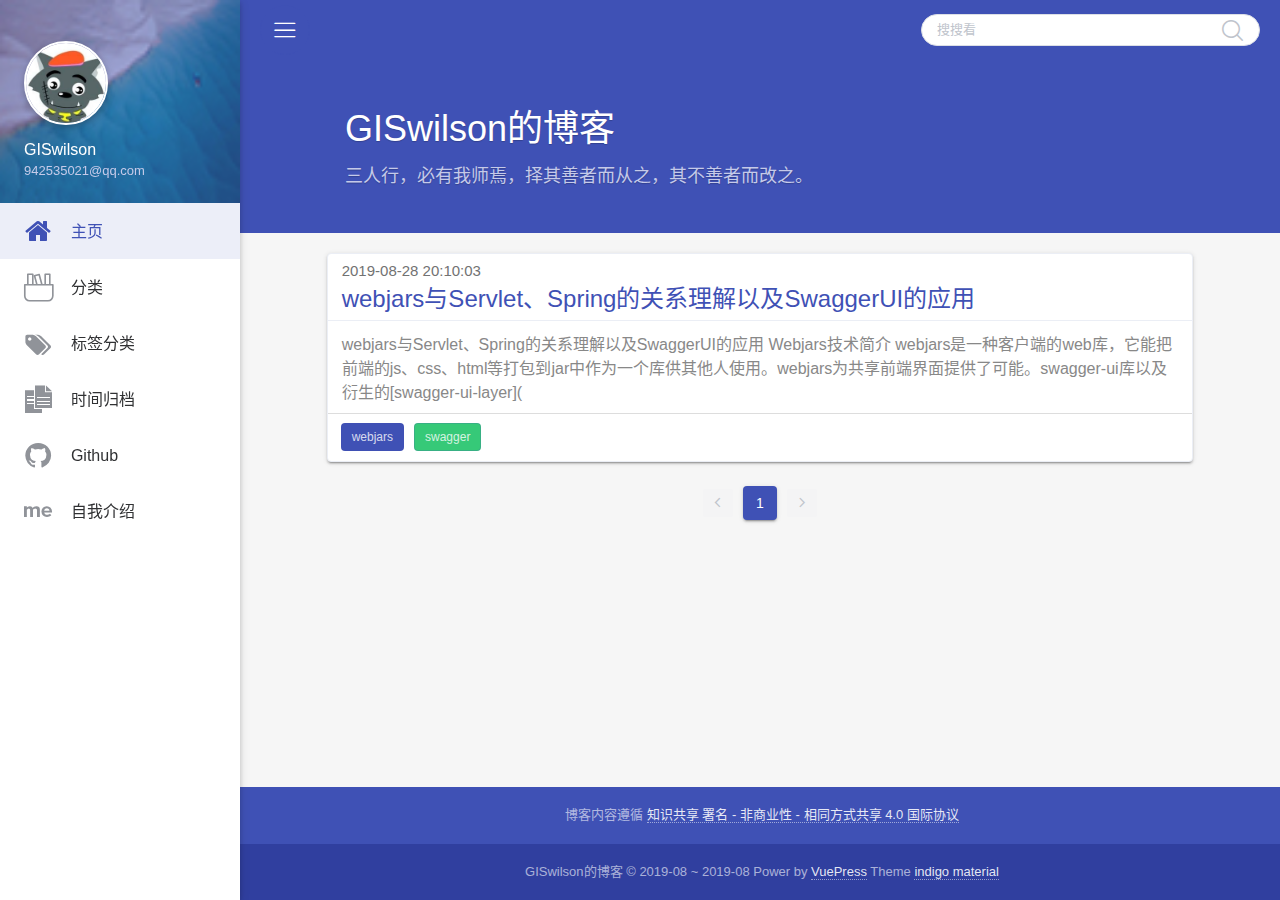
<file: index.html>
<!DOCTYPE html>
<html lang="zh-CN">
  <head>
    <meta charset="utf-8" />
    <meta
      name="viewport"
      content="width=device-width, initial-scale=1, maximum-scale=1, user-scalable=no, minimal-ui"
    />
    <title>GISwilson的博客</title>
    <meta name="description" content="三人行，必有我师焉，择其善者而从之，其不善者而改之。" />
    <meta property="og:type" content="website" />
    <meta property="og:title" content="GISwilson的博客" />
    <meta property="og:site_name" content="GISwilson的博客" />
    <meta property="og:locale" content="zh-CN" />
    <meta name="twitter:card" content="summary" />
    <meta name="twitter:title" content="GISwilson的博客" />
    <link rel="shortcut icon" href="/favicon.ico">
    
    <link rel="preload" href="/assets/css/0.styles.c9ef0142.css" as="style"><link rel="preload" href="/assets/js/app.f4d3bf40.js" as="script"><link rel="preload" href="/assets/js/1.62ea3552.js" as="script"><link rel="preload" href="/assets/js/16.832a5ba2.js" as="script"><link rel="preload" href="/assets/js/5.752db3cb.js" as="script"><link rel="preload" href="/assets/js/7.7b28dfab.js" as="script"><link rel="preload" href="/assets/js/11.682df5aa.js" as="script"><link rel="preload" href="/assets/js/14.666335a8.js" as="script"><link rel="preload" href="/assets/js/15.57ec230d.js" as="script"><link rel="preload" href="/assets/js/17.6d554f87.js" as="script"><link rel="prefetch" href="/assets/js/10.9e0ad50a.js"><link rel="prefetch" href="/assets/js/12.c0f6628d.js"><link rel="prefetch" href="/assets/js/13.92c6681b.js"><link rel="prefetch" href="/assets/js/18.7f2055c5.js"><link rel="prefetch" href="/assets/js/19.3f5398db.js"><link rel="prefetch" href="/assets/js/20.8da5bee8.js"><link rel="prefetch" href="/assets/js/21.bfd27a41.js"><link rel="prefetch" href="/assets/js/22.21f58001.js"><link rel="prefetch" href="/assets/js/23.4c36612b.js"><link rel="prefetch" href="/assets/js/24.da1f6bd1.js"><link rel="prefetch" href="/assets/js/4.3392a429.js"><link rel="prefetch" href="/assets/js/6.99571384.js"><link rel="prefetch" href="/assets/js/8.30dac192.js"><link rel="prefetch" href="/assets/js/9.f7cbb83d.js"><link rel="prefetch" href="/assets/js/search.c5a7ef03.js">
    <link rel="stylesheet" href="/assets/css/0.styles.c9ef0142.css">
  </head>
  <body>
    <div id="loader-wrapper" style="display: none;opacity:0">
      <div id="loader"></div>
      <div class="loader-section section-left"></div>
      <div class="loader-section section-right"></div>
    </div>
    <div id="app" data-server-rendered="true"><div style="height:100%;" data-v-11eab42a><section class="el-container main-container" data-v-11eab42a><aside class="el-aside menu" style="width:auto;" data-v-54c726a0 data-v-11eab42a><ul role="menubar" class="menu-wrap el-menu" style="background-color:;" data-v-54c726a0><li data-v-54c726a0><div class="brand-wrap" style="background-image:url(/brand.jpg);" data-v-54c726a0><div class="brand" data-v-54c726a0><a href="/" class="avatar waves-effect waves-circle waves-light router-link-exact-active router-link-active" data-v-54c726a0><img src="/avatar.jpg" data-v-54c726a0></a> <hgroup class="introduce" data-v-54c726a0><div class="nickname" data-v-54c726a0>GISwilson</div> <a title="942535021@qq.com" class="mail" data-v-54c726a0>942535021@qq.com</a></hgroup></div></div></li> <li role="menuitem" tabindex="-1" class="el-menu-item is-active" style="padding-left:20px;color:#3f51b5;background-color:;" data-v-54c726a0><i class="iconfont icon-home" data-v-54c726a0></i> <span class="item-title" data-v-54c726a0>主页</span></li> <li role="menuitem" tabindex="-1" class="el-menu-item" style="padding-left:20px;color:;background-color:;" data-v-54c726a0><i class="iconfont icon-ziyuan" data-v-54c726a0></i> <span class="item-title" data-v-54c726a0>分类</span></li> <li role="menuitem" tabindex="-1" class="el-menu-item" style="padding-left:20px;color:;background-color:;" data-v-54c726a0><i class="iconfont icon-biaoqian" data-v-54c726a0></i> <span class="item-title" data-v-54c726a0>标签分类</span></li> <li role="menuitem" tabindex="-1" class="el-menu-item" style="padding-left:20px;color:;background-color:;" data-v-54c726a0><i class="iconfont icon-wenzhang" data-v-54c726a0></i> <span class="item-title" data-v-54c726a0>时间归档</span></li> <li role="menuitem" tabindex="-1" class="el-menu-item" style="padding-left:20px;color:;background-color:;" data-v-54c726a0><i class="iconfont icon-github" data-v-54c726a0></i> <span class="item-title" data-v-54c726a0>Github</span></li> <li role="menuitem" tabindex="-1" class="el-menu-item" style="padding-left:20px;color:;background-color:;" data-v-54c726a0><i class="iconfont icon-aboutme" data-v-54c726a0></i> <span class="item-title" data-v-54c726a0>自我介绍</span></li></ul></aside> <section class="el-container container-warp" data-v-11eab42a><header id="topHeader" class="el-header top-header" style="height:60px;padding-left:260px;" data-v-ac4c1632 data-v-11eab42a><div class="header-warp el-row is-align-middle el-row--flex" data-v-ac4c1632><div class="el-col el-col-12 el-col-xs-7" data-v-ac4c1632><div class="el-row is-align-middle el-row--flex" data-v-ac4c1632><div class="el-col el-col-2" data-v-ac4c1632><button type="button" class="el-button el-button--primary is-circle" data-v-ac4c1632><!----><!----><span><i class="iconfont icon-caidan" data-v-ac4c1632></i></span></button></div></div></div> <div class="el-col el-col-20 el-col-xs-24" data-v-ac4c1632><div class="grid-content bg-purple-light" data-v-ac4c1632><div class="el-row is-justify-end is-align-middle el-row--flex" data-v-ac4c1632><div class="el-col el-col-13 el-col-xs-24 el-col-sm-21 el-col-md-17 el-col-lg-13" data-v-ac4c1632><div aria-haspopup="listbox" role="combobox" aria-owns="el-autocomplete-3536" class="el-autocomplete search-input" data-v-ac4c1632><div class="el-input el-input--small el-input--suffix"><!----><input type="text" autocomplete="off" valueKey="value" popperClass="search-popper" placeholder="搜搜看" fetchSuggestions="function () { [native code] }" debounce="300" placement="bottom-start" popperAppendToBody="true" value="" class="el-input__inner"><!----><span class="el-input__suffix"><span class="el-input__suffix-inner"><i class="el-input__icon el-icon-search search-ico" data-v-ac4c1632></i><!----></span><!----></span><!----></div><div role="region" class="el-autocomplete-suggestion el-popper search-popper" style="width:;display:none;"><div class="el-scrollbar"><div class="el-autocomplete-suggestion__wrap el-scrollbar__wrap el-scrollbar__wrap--hidden-default"><ul class="el-scrollbar__view el-autocomplete-suggestion__list"></ul></div><div class="el-scrollbar__bar is-horizontal"><div class="el-scrollbar__thumb" style="width:0;transform:translateX(0%);ms-transform:translateX(0%);webkit-transform:translateX(0%);"></div></div><div class="el-scrollbar__bar is-vertical"><div class="el-scrollbar__thumb" style="height:0;transform:translateY(0%);ms-transform:translateY(0%);webkit-transform:translateY(0%);"></div></div></div></div></div></div></div></div></div></div></header> <main class="el-main my-main" style="margin-left:240px;" data-v-4e86363c data-v-11eab42a><div class="content-header index-header" data-v-7c01b7a4 data-v-4e86363c><div class="container fade-scale in" data-v-7c01b7a4><h1 id="conentHeader" class="title" data-v-7c01b7a4>GISwilson的博客</h1> <h5 class="subtitle" data-v-7c01b7a4>三人行，必有我师焉，择其善者而从之，其不善者而改之。</h5></div></div> <div class="marginTop" data-v-2e282e48 data-v-4e86363c><div class="el-row is-justify-center is-align-middle el-row--flex" data-v-2e282e48><div class="post-card el-col el-col-20 el-col-xs-23 el-col-sm-23 el-col-md-23 el-col-lg-20" data-v-2e282e48><div class="el-card box-card is-always-shadow" data-v-2e282e48><div class="el-card__header"><div data-v-2e282e48><p class="post-title-time" data-v-2e282e48>2019-08-28 20:10:03</p> <a href="/posts/webjars%E4%B8%8EServlet%E3%80%81Spring%E7%9A%84%E5%85%B3%E7%B3%BB%E7%90%86%E8%A7%A3%E4%BB%A5%E5%8F%8ASwaggerUI%E7%9A%84%E5%BA%94%E7%94%A8.html" class="post-title-link" data-v-2e282e48>webjars与Servlet、Spring的关系理解以及SwaggerUI的应用</a></div></div><div class="el-card__body"> <div data-v-2e282e48><div data-v-2e282e48><div class="post-excerpt" data-v-2e282e48> webjars与Servlet、Spring的关系理解以及SwaggerUI的应用         Webjars技术简介    webjars是一种客户端的web库，它能把前端的js、css、html等打包到jar中作为一个库供其他人使用。webjars为共享前端界面提供了可能。swagger-ui库以及衍生的[swagger-ui-layer](<https://github.com/......</div></div> <div class="post-footer" data-v-2e282e48><span class="el-tag el-tag--medium is-hit" data-v-2e282e48>webjars</span><span class="el-tag el-tag--medium is-hit" data-v-2e282e48>swagger</span></div></div></div></div></div></div> <div class="pagination-wrap el-row is-justify-center is-align-middle el-row--flex" data-v-2e282e48><div class="el-col el-col-16 el-col-xs-24 el-col-sm-20 el-col-md-18 el-col-lg-16" data-v-2e282e48><div class="pagination el-pagination is-background" data-v-2e282e48><button type="button" disabled="disabled" class="btn-prev"><i class="el-icon el-icon-arrow-left"></i></button><ul class="el-pager"><li class="number active">1</li><!----><!----><!----></ul><button type="button" disabled="disabled" class="btn-next"><i class="el-icon el-icon-arrow-right"></i></button></div></div></div></div></main></section> <button type="button" class="el-button gotop-btn el-button--primary is-circle" data-v-1918517c data-v-11eab42a><!----><!----><span><i class="el-icon-arrow-up" data-v-1918517c></i></span></button></section> <footer class="el-footer container-footer" style="height:60px;" data-v-2c64a2ce data-v-11eab42a><div class="footer-warp el-row is-justify-center is-align-center el-row--flex footerMargin" data-v-2c64a2ce><div class="footer-top el-col el-col-24" data-v-2c64a2ce><p class="ellipsis" data-v-2c64a2ce><span data-v-2c64a2ce>
          博客内容遵循
          <a rel="license" href="https://creativecommons.org/licenses/by-nc-sa/4.0/deed.zh" data-v-2c64a2ce>知识共享 署名 - 非商业性 - 相同方式共享 4.0 国际协议</a></span></p></div> <div class="footer-bottom el-col el-col-24" data-v-2c64a2ce><p class="ellipsis" data-v-2c64a2ce><span data-v-2c64a2ce><span data-v-2c64a2ce>
            GISwilson的博客 © 2019-08 ~ 2019-08
          </span></span> <span data-v-2c64a2ce>
          Power by
          <a href="https://vuepress.vuejs.org/zh/" target="_blank" data-v-2c64a2ce>VuePress</a> Theme
          <a href="https://github.com/zhhlwd/vuepress-theme-indigo-material" target="_blank" data-v-2c64a2ce>indigo material</a></span></p></div></div></footer> <div class="overlay" data-v-11eab42a></div></div><div class="global-ui"></div></div>
    <script src="/assets/js/app.f4d3bf40.js" defer></script><script src="/assets/js/1.62ea3552.js" defer></script><script src="/assets/js/16.832a5ba2.js" defer></script><script src="/assets/js/5.752db3cb.js" defer></script><script src="/assets/js/7.7b28dfab.js" defer></script><script src="/assets/js/11.682df5aa.js" defer></script><script src="/assets/js/14.666335a8.js" defer></script><script src="/assets/js/15.57ec230d.js" defer></script><script src="/assets/js/17.6d554f87.js" defer></script>
  </body>
</html>
</file>
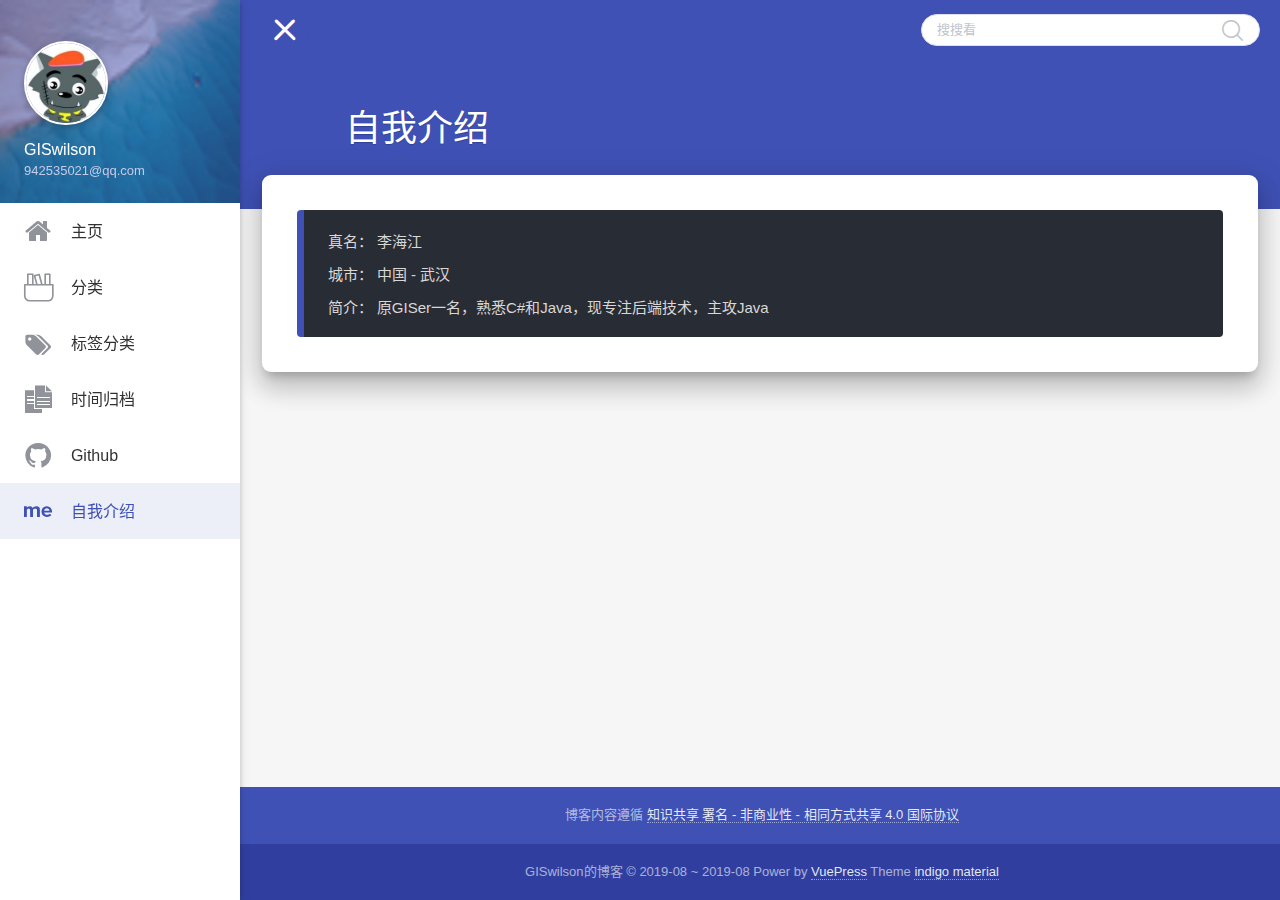
<file: about/index.html>
<!DOCTYPE html>
<html lang="zh-CN">
  <head>
    <meta charset="utf-8" />
    <meta
      name="viewport"
      content="width=device-width, initial-scale=1, maximum-scale=1, user-scalable=no, minimal-ui"
    />
    <title>GISwilson的博客</title>
    <meta name="description" content="三人行，必有我师焉，择其善者而从之，其不善者而改之。" />
    <meta property="og:type" content="website" />
    <meta property="og:title" content="GISwilson的博客" />
    <meta property="og:site_name" content="GISwilson的博客" />
    <meta property="og:locale" content="zh-CN" />
    <meta name="twitter:card" content="summary" />
    <meta name="twitter:title" content="GISwilson的博客" />
    <link rel="shortcut icon" href="/favicon.ico">
    
    <link rel="preload" href="/assets/css/0.styles.c9ef0142.css" as="style"><link rel="preload" href="/assets/js/app.f4d3bf40.js" as="script"><link rel="preload" href="/assets/js/1.62ea3552.js" as="script"><link rel="preload" href="/assets/js/16.832a5ba2.js" as="script"><link rel="preload" href="/assets/js/5.752db3cb.js" as="script"><link rel="preload" href="/assets/js/7.7b28dfab.js" as="script"><link rel="preload" href="/assets/js/11.682df5aa.js" as="script"><link rel="preload" href="/assets/js/12.c0f6628d.js" as="script"><link rel="preload" href="/assets/js/19.3f5398db.js" as="script"><link rel="preload" href="/assets/js/15.57ec230d.js" as="script"><link rel="preload" href="/assets/js/17.6d554f87.js" as="script"><link rel="prefetch" href="/assets/js/10.9e0ad50a.js"><link rel="prefetch" href="/assets/js/13.92c6681b.js"><link rel="prefetch" href="/assets/js/14.666335a8.js"><link rel="prefetch" href="/assets/js/18.7f2055c5.js"><link rel="prefetch" href="/assets/js/20.8da5bee8.js"><link rel="prefetch" href="/assets/js/21.bfd27a41.js"><link rel="prefetch" href="/assets/js/22.21f58001.js"><link rel="prefetch" href="/assets/js/23.4c36612b.js"><link rel="prefetch" href="/assets/js/24.da1f6bd1.js"><link rel="prefetch" href="/assets/js/4.3392a429.js"><link rel="prefetch" href="/assets/js/6.99571384.js"><link rel="prefetch" href="/assets/js/8.30dac192.js"><link rel="prefetch" href="/assets/js/9.f7cbb83d.js"><link rel="prefetch" href="/assets/js/search.c5a7ef03.js">
    <link rel="stylesheet" href="/assets/css/0.styles.c9ef0142.css">
  </head>
  <body>
    <div id="loader-wrapper" style="display: none;opacity:0">
      <div id="loader"></div>
      <div class="loader-section section-left"></div>
      <div class="loader-section section-right"></div>
    </div>
    <div id="app" data-server-rendered="true"><div style="height:100%;" data-v-11eab42a><section class="el-container main-container" data-v-11eab42a><aside class="el-aside menu" style="width:auto;" data-v-54c726a0 data-v-11eab42a><ul role="menubar" class="menu-wrap el-menu" style="background-color:;" data-v-54c726a0><li data-v-54c726a0><div class="brand-wrap" style="background-image:url(/brand.jpg);" data-v-54c726a0><div class="brand" data-v-54c726a0><a href="/" class="avatar waves-effect waves-circle waves-light router-link-active" data-v-54c726a0><img src="/avatar.jpg" data-v-54c726a0></a> <hgroup class="introduce" data-v-54c726a0><div class="nickname" data-v-54c726a0>GISwilson</div> <a title="942535021@qq.com" class="mail" data-v-54c726a0>942535021@qq.com</a></hgroup></div></div></li> <li role="menuitem" tabindex="-1" class="el-menu-item" style="padding-left:20px;color:;background-color:;" data-v-54c726a0><i class="iconfont icon-home" data-v-54c726a0></i> <span class="item-title" data-v-54c726a0>主页</span></li> <li role="menuitem" tabindex="-1" class="el-menu-item" style="padding-left:20px;color:;background-color:;" data-v-54c726a0><i class="iconfont icon-ziyuan" data-v-54c726a0></i> <span class="item-title" data-v-54c726a0>分类</span></li> <li role="menuitem" tabindex="-1" class="el-menu-item" style="padding-left:20px;color:;background-color:;" data-v-54c726a0><i class="iconfont icon-biaoqian" data-v-54c726a0></i> <span class="item-title" data-v-54c726a0>标签分类</span></li> <li role="menuitem" tabindex="-1" class="el-menu-item" style="padding-left:20px;color:;background-color:;" data-v-54c726a0><i class="iconfont icon-wenzhang" data-v-54c726a0></i> <span class="item-title" data-v-54c726a0>时间归档</span></li> <li role="menuitem" tabindex="-1" class="el-menu-item" style="padding-left:20px;color:;background-color:;" data-v-54c726a0><i class="iconfont icon-github" data-v-54c726a0></i> <span class="item-title" data-v-54c726a0>Github</span></li> <li role="menuitem" tabindex="-1" class="el-menu-item is-active" style="padding-left:20px;color:#3f51b5;background-color:;" data-v-54c726a0><i class="iconfont icon-aboutme" data-v-54c726a0></i> <span class="item-title" data-v-54c726a0>自我介绍</span></li></ul></aside> <section class="el-container container-warp" data-v-11eab42a><header id="topHeader" class="el-header top-header" style="height:60px;padding-left:260px;" data-v-ac4c1632 data-v-11eab42a><div class="header-warp el-row is-align-middle el-row--flex" data-v-ac4c1632><div class="el-col el-col-12 el-col-xs-7" data-v-ac4c1632><div class="el-row is-align-middle el-row--flex" data-v-ac4c1632><div class="el-col el-col-2" data-v-ac4c1632><button type="button" class="el-button el-button--primary is-circle" data-v-ac4c1632><!----><!----><span><i class="iconfont icon-caidan" data-v-ac4c1632></i></span></button></div></div></div> <div class="el-col el-col-20 el-col-xs-24" data-v-ac4c1632><div class="grid-content bg-purple-light" data-v-ac4c1632><div class="el-row is-justify-end is-align-middle el-row--flex" data-v-ac4c1632><div class="el-col el-col-13 el-col-xs-24 el-col-sm-21 el-col-md-17 el-col-lg-13" data-v-ac4c1632><div aria-haspopup="listbox" role="combobox" aria-owns="el-autocomplete-4204" class="el-autocomplete search-input" data-v-ac4c1632><div class="el-input el-input--small el-input--suffix"><!----><input type="text" autocomplete="off" valueKey="value" popperClass="search-popper" placeholder="搜搜看" fetchSuggestions="function () { [native code] }" debounce="300" placement="bottom-start" popperAppendToBody="true" value="" class="el-input__inner"><!----><span class="el-input__suffix"><span class="el-input__suffix-inner"><i class="el-input__icon el-icon-search search-ico" data-v-ac4c1632></i><!----></span><!----></span><!----></div><div role="region" class="el-autocomplete-suggestion el-popper search-popper" style="width:;display:none;"><div class="el-scrollbar"><div class="el-autocomplete-suggestion__wrap el-scrollbar__wrap el-scrollbar__wrap--hidden-default"><ul class="el-scrollbar__view el-autocomplete-suggestion__list"></ul></div><div class="el-scrollbar__bar is-horizontal"><div class="el-scrollbar__thumb" style="width:0;transform:translateX(0%);ms-transform:translateX(0%);webkit-transform:translateX(0%);"></div></div><div class="el-scrollbar__bar is-vertical"><div class="el-scrollbar__thumb" style="height:0;transform:translateY(0%);ms-transform:translateY(0%);webkit-transform:translateY(0%);"></div></div></div></div></div></div></div></div></div></div></header> <main class="el-main my-main" style="margin-left:240px;" data-v-4e86363c data-v-11eab42a><div class="content-header index-header" data-v-7c01b7a4 data-v-4e86363c><div class="container fade-scale in" data-v-7c01b7a4><h1 id="conentHeader" class="title" data-v-7c01b7a4>自我介绍</h1> <h5 class="subtitle" data-v-7c01b7a4></h5></div></div> <div class="post-content el-row is-justify-center el-row--flex" data-v-3637e6f1 data-v-4e86363c><div id="post-card" class="post-card el-col el-col-24 el-col-xs-24 el-col-sm-23 el-col-md-23 el-col-lg-23" data-v-3637e6f1><div class="content__default" data-v-3637e6f1><blockquote><p>真名： 李海江<br></p> <p>城市： 中国 - 武汉<br></p> <p>简介： 原GISer一名，熟悉C#和Java，现专注后端技术，主攻Java</p></blockquote></div> <span id="footerPost" data-v-3637e6f1></span></div></div></main></section> <button type="button" class="el-button gotop-btn el-button--primary is-circle" data-v-1918517c data-v-11eab42a><!----><!----><span><i class="el-icon-arrow-up" data-v-1918517c></i></span></button></section> <footer class="el-footer container-footer" style="height:60px;" data-v-2c64a2ce data-v-11eab42a><div class="footer-warp el-row is-justify-center is-align-center el-row--flex footerMargin" data-v-2c64a2ce><div class="footer-top el-col el-col-24" data-v-2c64a2ce><p class="ellipsis" data-v-2c64a2ce><span data-v-2c64a2ce>
          博客内容遵循
          <a rel="license" href="https://creativecommons.org/licenses/by-nc-sa/4.0/deed.zh" data-v-2c64a2ce>知识共享 署名 - 非商业性 - 相同方式共享 4.0 国际协议</a></span></p></div> <div class="footer-bottom el-col el-col-24" data-v-2c64a2ce><p class="ellipsis" data-v-2c64a2ce><span data-v-2c64a2ce><span data-v-2c64a2ce>
            GISwilson的博客 © 2019-08 ~ 2019-08
          </span></span> <span data-v-2c64a2ce>
          Power by
          <a href="https://vuepress.vuejs.org/zh/" target="_blank" data-v-2c64a2ce>VuePress</a> Theme
          <a href="https://github.com/zhhlwd/vuepress-theme-indigo-material" target="_blank" data-v-2c64a2ce>indigo material</a></span></p></div></div></footer> <div class="overlay" data-v-11eab42a></div></div><div class="global-ui"></div></div>
    <script src="/assets/js/app.f4d3bf40.js" defer></script><script src="/assets/js/1.62ea3552.js" defer></script><script src="/assets/js/16.832a5ba2.js" defer></script><script src="/assets/js/5.752db3cb.js" defer></script><script src="/assets/js/7.7b28dfab.js" defer></script><script src="/assets/js/11.682df5aa.js" defer></script><script src="/assets/js/12.c0f6628d.js" defer></script><script src="/assets/js/19.3f5398db.js" defer></script><script src="/assets/js/15.57ec230d.js" defer></script><script src="/assets/js/17.6d554f87.js" defer></script>
  </body>
</html>
</file>
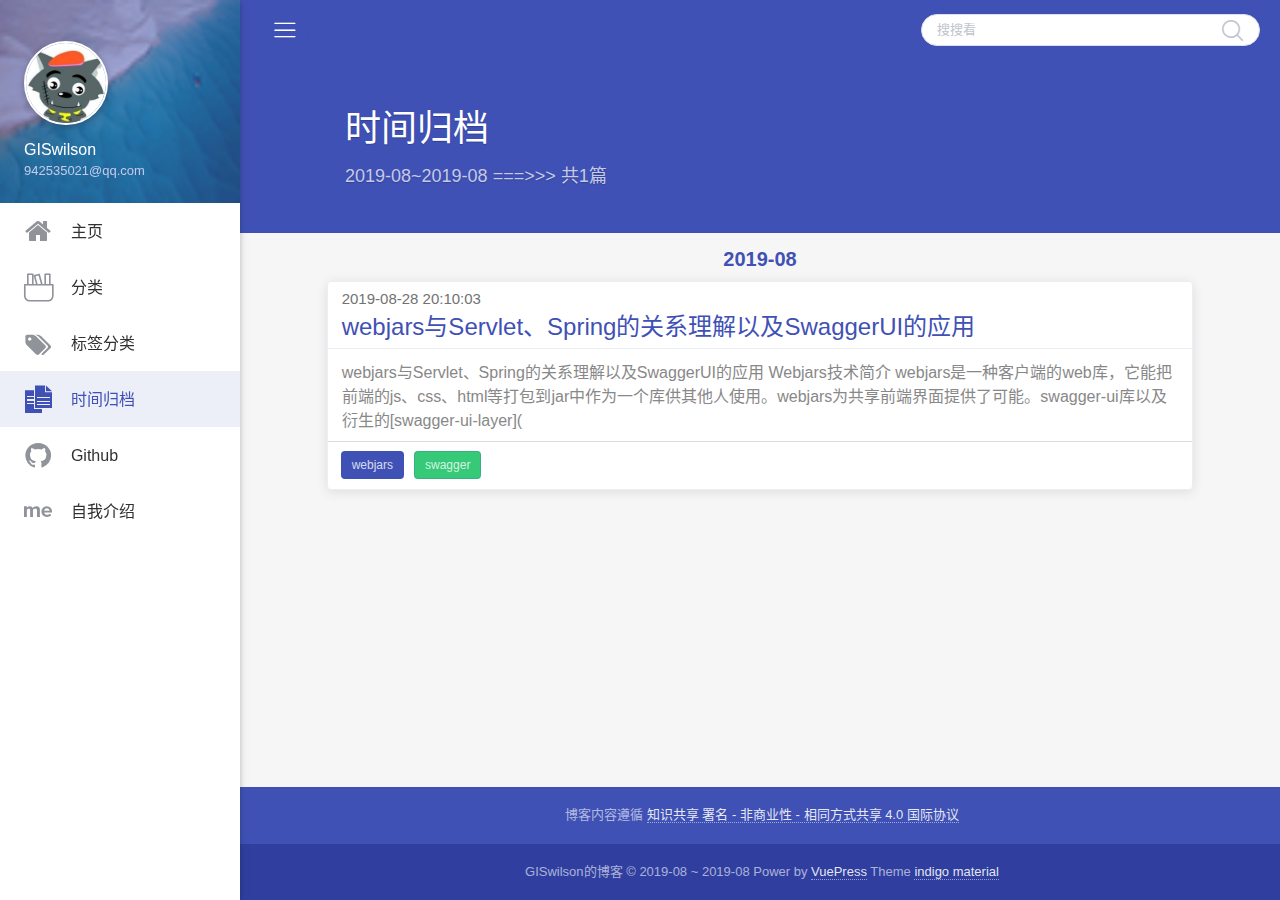
<file: all/index.html>
<!DOCTYPE html>
<html lang="zh-CN">
  <head>
    <meta charset="utf-8" />
    <meta
      name="viewport"
      content="width=device-width, initial-scale=1, maximum-scale=1, user-scalable=no, minimal-ui"
    />
    <title>GISwilson的博客</title>
    <meta name="description" content="三人行，必有我师焉，择其善者而从之，其不善者而改之。" />
    <meta property="og:type" content="website" />
    <meta property="og:title" content="GISwilson的博客" />
    <meta property="og:site_name" content="GISwilson的博客" />
    <meta property="og:locale" content="zh-CN" />
    <meta name="twitter:card" content="summary" />
    <meta name="twitter:title" content="GISwilson的博客" />
    <link rel="shortcut icon" href="/favicon.ico">
    
    <link rel="preload" href="/assets/css/0.styles.c9ef0142.css" as="style"><link rel="preload" href="/assets/js/app.f4d3bf40.js" as="script"><link rel="preload" href="/assets/js/1.62ea3552.js" as="script"><link rel="preload" href="/assets/js/16.832a5ba2.js" as="script"><link rel="preload" href="/assets/js/5.752db3cb.js" as="script"><link rel="preload" href="/assets/js/7.7b28dfab.js" as="script"><link rel="preload" href="/assets/js/11.682df5aa.js" as="script"><link rel="preload" href="/assets/js/13.92c6681b.js" as="script"><link rel="preload" href="/assets/js/15.57ec230d.js" as="script"><link rel="preload" href="/assets/js/17.6d554f87.js" as="script"><link rel="prefetch" href="/assets/js/10.9e0ad50a.js"><link rel="prefetch" href="/assets/js/12.c0f6628d.js"><link rel="prefetch" href="/assets/js/14.666335a8.js"><link rel="prefetch" href="/assets/js/18.7f2055c5.js"><link rel="prefetch" href="/assets/js/19.3f5398db.js"><link rel="prefetch" href="/assets/js/20.8da5bee8.js"><link rel="prefetch" href="/assets/js/21.bfd27a41.js"><link rel="prefetch" href="/assets/js/22.21f58001.js"><link rel="prefetch" href="/assets/js/23.4c36612b.js"><link rel="prefetch" href="/assets/js/24.da1f6bd1.js"><link rel="prefetch" href="/assets/js/4.3392a429.js"><link rel="prefetch" href="/assets/js/6.99571384.js"><link rel="prefetch" href="/assets/js/8.30dac192.js"><link rel="prefetch" href="/assets/js/9.f7cbb83d.js"><link rel="prefetch" href="/assets/js/search.c5a7ef03.js">
    <link rel="stylesheet" href="/assets/css/0.styles.c9ef0142.css">
  </head>
  <body>
    <div id="loader-wrapper" style="display: none;opacity:0">
      <div id="loader"></div>
      <div class="loader-section section-left"></div>
      <div class="loader-section section-right"></div>
    </div>
    <div id="app" data-server-rendered="true"><div style="height:100%;" data-v-11eab42a><section class="el-container main-container" data-v-11eab42a><aside class="el-aside menu" style="width:auto;" data-v-54c726a0 data-v-11eab42a><ul role="menubar" class="menu-wrap el-menu" style="background-color:;" data-v-54c726a0><li data-v-54c726a0><div class="brand-wrap" style="background-image:url(/brand.jpg);" data-v-54c726a0><div class="brand" data-v-54c726a0><a href="/" class="avatar waves-effect waves-circle waves-light router-link-active" data-v-54c726a0><img src="/avatar.jpg" data-v-54c726a0></a> <hgroup class="introduce" data-v-54c726a0><div class="nickname" data-v-54c726a0>GISwilson</div> <a title="942535021@qq.com" class="mail" data-v-54c726a0>942535021@qq.com</a></hgroup></div></div></li> <li role="menuitem" tabindex="-1" class="el-menu-item" style="padding-left:20px;color:;background-color:;" data-v-54c726a0><i class="iconfont icon-home" data-v-54c726a0></i> <span class="item-title" data-v-54c726a0>主页</span></li> <li role="menuitem" tabindex="-1" class="el-menu-item" style="padding-left:20px;color:;background-color:;" data-v-54c726a0><i class="iconfont icon-ziyuan" data-v-54c726a0></i> <span class="item-title" data-v-54c726a0>分类</span></li> <li role="menuitem" tabindex="-1" class="el-menu-item" style="padding-left:20px;color:;background-color:;" data-v-54c726a0><i class="iconfont icon-biaoqian" data-v-54c726a0></i> <span class="item-title" data-v-54c726a0>标签分类</span></li> <li role="menuitem" tabindex="-1" class="el-menu-item is-active" style="padding-left:20px;color:#3f51b5;background-color:;" data-v-54c726a0><i class="iconfont icon-wenzhang" data-v-54c726a0></i> <span class="item-title" data-v-54c726a0>时间归档</span></li> <li role="menuitem" tabindex="-1" class="el-menu-item" style="padding-left:20px;color:;background-color:;" data-v-54c726a0><i class="iconfont icon-github" data-v-54c726a0></i> <span class="item-title" data-v-54c726a0>Github</span></li> <li role="menuitem" tabindex="-1" class="el-menu-item" style="padding-left:20px;color:;background-color:;" data-v-54c726a0><i class="iconfont icon-aboutme" data-v-54c726a0></i> <span class="item-title" data-v-54c726a0>自我介绍</span></li></ul></aside> <section class="el-container container-warp" data-v-11eab42a><header id="topHeader" class="el-header top-header" style="height:60px;padding-left:260px;" data-v-ac4c1632 data-v-11eab42a><div class="header-warp el-row is-align-middle el-row--flex" data-v-ac4c1632><div class="el-col el-col-12 el-col-xs-7" data-v-ac4c1632><div class="el-row is-align-middle el-row--flex" data-v-ac4c1632><div class="el-col el-col-2" data-v-ac4c1632><button type="button" class="el-button el-button--primary is-circle" data-v-ac4c1632><!----><!----><span><i class="iconfont icon-caidan" data-v-ac4c1632></i></span></button></div></div></div> <div class="el-col el-col-20 el-col-xs-24" data-v-ac4c1632><div class="grid-content bg-purple-light" data-v-ac4c1632><div class="el-row is-justify-end is-align-middle el-row--flex" data-v-ac4c1632><div class="el-col el-col-13 el-col-xs-24 el-col-sm-21 el-col-md-17 el-col-lg-13" data-v-ac4c1632><div aria-haspopup="listbox" role="combobox" aria-owns="el-autocomplete-1415" class="el-autocomplete search-input" data-v-ac4c1632><div class="el-input el-input--small el-input--suffix"><!----><input type="text" autocomplete="off" valueKey="value" popperClass="search-popper" placeholder="搜搜看" fetchSuggestions="function () { [native code] }" debounce="300" placement="bottom-start" popperAppendToBody="true" value="" class="el-input__inner"><!----><span class="el-input__suffix"><span class="el-input__suffix-inner"><i class="el-input__icon el-icon-search search-ico" data-v-ac4c1632></i><!----></span><!----></span><!----></div><div role="region" class="el-autocomplete-suggestion el-popper search-popper" style="width:;display:none;"><div class="el-scrollbar"><div class="el-autocomplete-suggestion__wrap el-scrollbar__wrap el-scrollbar__wrap--hidden-default"><ul class="el-scrollbar__view el-autocomplete-suggestion__list"></ul></div><div class="el-scrollbar__bar is-horizontal"><div class="el-scrollbar__thumb" style="width:0;transform:translateX(0%);ms-transform:translateX(0%);webkit-transform:translateX(0%);"></div></div><div class="el-scrollbar__bar is-vertical"><div class="el-scrollbar__thumb" style="height:0;transform:translateY(0%);ms-transform:translateY(0%);webkit-transform:translateY(0%);"></div></div></div></div></div></div></div></div></div></div></header> <main class="el-main my-main" style="margin-left:240px;" data-v-4e86363c data-v-11eab42a><div class="content-header index-header" data-v-7c01b7a4 data-v-4e86363c><div class="container fade-scale in" data-v-7c01b7a4><h1 id="conentHeader" class="title" data-v-7c01b7a4>时间归档</h1> <h5 class="subtitle" data-v-7c01b7a4></h5></div></div> <div class="all-warp" data-v-7c4db6d2 data-v-4e86363c><div data-v-7c4db6d2><h3 data-v-7c4db6d2>2019-08</h3> <div class="post-warp el-row is-justify-center is-align-middle el-row--flex" data-v-7c4db6d2><!----><div class="post post-card el-col el-col-20 el-col-xs-23 el-col-sm-23 el-col-md-23 el-col-lg-20" data-v-7c4db6d2><div class="el-card box-card is-always-shadow" data-v-7c4db6d2><div class="el-card__header"><div data-v-7c4db6d2><p class="post-title-time" data-v-7c4db6d2>2019-08-28 20:10:03</p> <a href="/posts/webjars%E4%B8%8EServlet%E3%80%81Spring%E7%9A%84%E5%85%B3%E7%B3%BB%E7%90%86%E8%A7%A3%E4%BB%A5%E5%8F%8ASwaggerUI%E7%9A%84%E5%BA%94%E7%94%A8.html" class="post-title-link" data-v-7c4db6d2>webjars与Servlet、Spring的关系理解以及SwaggerUI的应用</a></div></div><div class="el-card__body"> <div data-v-7c4db6d2><div data-v-7c4db6d2><div class="post-excerpt" data-v-7c4db6d2> webjars与Servlet、Spring的关系理解以及SwaggerUI的应用         Webjars技术简介    webjars是一种客户端的web库，它能把前端的js、css、html等打包到jar中作为一个库供其他人使用。webjars为共享前端界面提供了可能。swagger-ui库以及衍生的[swagger-ui-layer](<https://github.com/......</div></div> <div class="post-footer" data-v-7c4db6d2><span class="el-tag el-tag--medium is-hit" data-v-7c4db6d2>webjars</span><span class="el-tag el-tag--medium is-hit" data-v-7c4db6d2>swagger</span></div></div></div></div></div></div></div></div></main></section> <button type="button" class="el-button gotop-btn el-button--primary is-circle" data-v-1918517c data-v-11eab42a><!----><!----><span><i class="el-icon-arrow-up" data-v-1918517c></i></span></button></section> <footer class="el-footer container-footer" style="height:60px;" data-v-2c64a2ce data-v-11eab42a><div class="footer-warp el-row is-justify-center is-align-center el-row--flex footerMargin" data-v-2c64a2ce><div class="footer-top el-col el-col-24" data-v-2c64a2ce><p class="ellipsis" data-v-2c64a2ce><span data-v-2c64a2ce>
          博客内容遵循
          <a rel="license" href="https://creativecommons.org/licenses/by-nc-sa/4.0/deed.zh" data-v-2c64a2ce>知识共享 署名 - 非商业性 - 相同方式共享 4.0 国际协议</a></span></p></div> <div class="footer-bottom el-col el-col-24" data-v-2c64a2ce><p class="ellipsis" data-v-2c64a2ce><span data-v-2c64a2ce><span data-v-2c64a2ce>
            GISwilson的博客 © 2019-08 ~ 2019-08
          </span></span> <span data-v-2c64a2ce>
          Power by
          <a href="https://vuepress.vuejs.org/zh/" target="_blank" data-v-2c64a2ce>VuePress</a> Theme
          <a href="https://github.com/zhhlwd/vuepress-theme-indigo-material" target="_blank" data-v-2c64a2ce>indigo material</a></span></p></div></div></footer> <div class="overlay" data-v-11eab42a></div></div><div class="global-ui"></div></div>
    <script src="/assets/js/app.f4d3bf40.js" defer></script><script src="/assets/js/1.62ea3552.js" defer></script><script src="/assets/js/16.832a5ba2.js" defer></script><script src="/assets/js/5.752db3cb.js" defer></script><script src="/assets/js/7.7b28dfab.js" defer></script><script src="/assets/js/11.682df5aa.js" defer></script><script src="/assets/js/13.92c6681b.js" defer></script><script src="/assets/js/15.57ec230d.js" defer></script><script src="/assets/js/17.6d554f87.js" defer></script>
  </body>
</html>
</file>
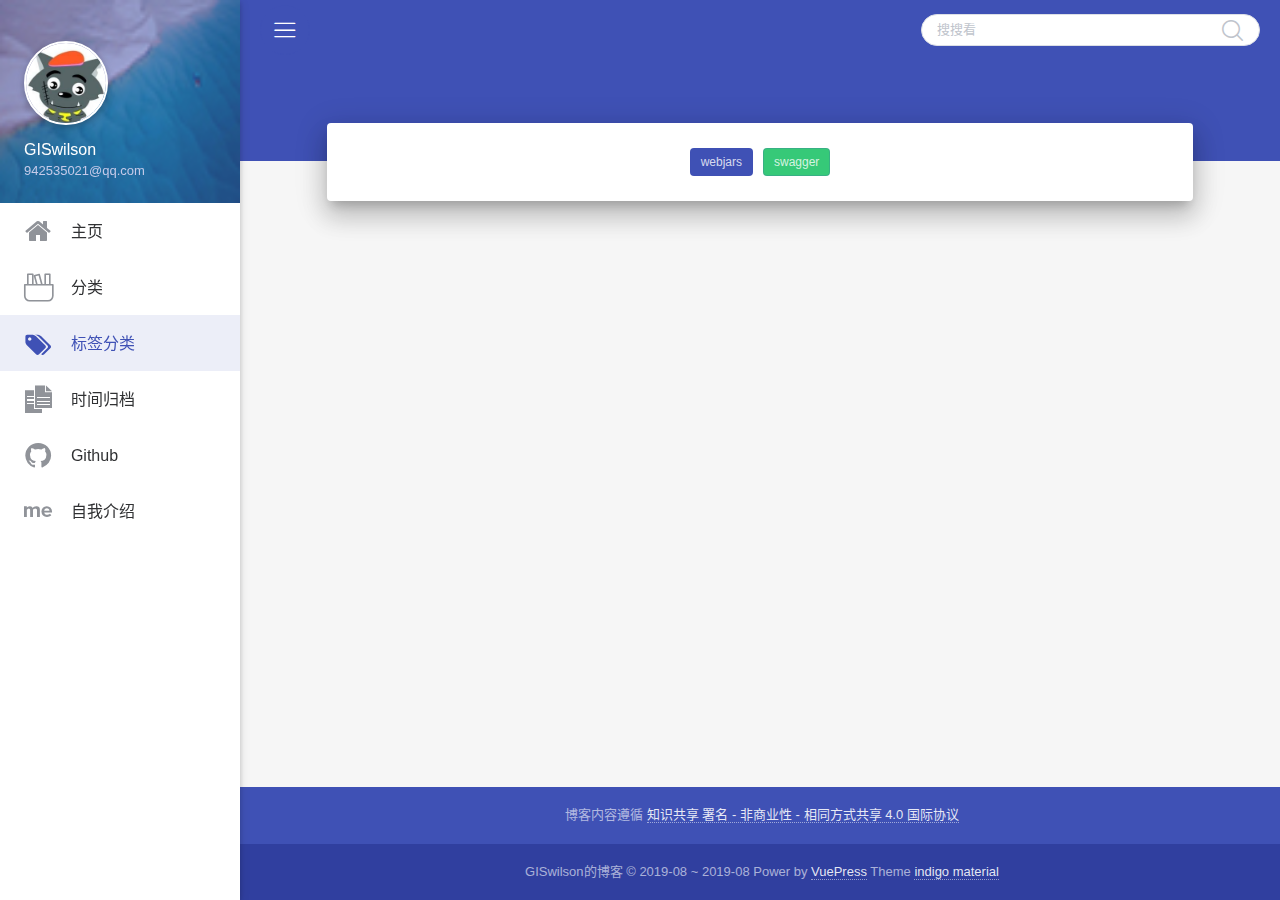
<file: tags/index.html>
<!DOCTYPE html>
<html lang="zh-CN">
  <head>
    <meta charset="utf-8" />
    <meta
      name="viewport"
      content="width=device-width, initial-scale=1, maximum-scale=1, user-scalable=no, minimal-ui"
    />
    <title>GISwilson的博客</title>
    <meta name="description" content="三人行，必有我师焉，择其善者而从之，其不善者而改之。" />
    <meta property="og:type" content="website" />
    <meta property="og:title" content="GISwilson的博客" />
    <meta property="og:site_name" content="GISwilson的博客" />
    <meta property="og:locale" content="zh-CN" />
    <meta name="twitter:card" content="summary" />
    <meta name="twitter:title" content="GISwilson的博客" />
    <link rel="shortcut icon" href="/favicon.ico">
    
    <link rel="preload" href="/assets/css/0.styles.c9ef0142.css" as="style"><link rel="preload" href="/assets/js/app.f4d3bf40.js" as="script"><link rel="preload" href="/assets/js/1.62ea3552.js" as="script"><link rel="preload" href="/assets/js/16.832a5ba2.js" as="script"><link rel="preload" href="/assets/js/5.752db3cb.js" as="script"><link rel="preload" href="/assets/js/7.7b28dfab.js" as="script"><link rel="preload" href="/assets/js/11.682df5aa.js" as="script"><link rel="preload" href="/assets/js/10.9e0ad50a.js" as="script"><link rel="preload" href="/assets/js/15.57ec230d.js" as="script"><link rel="preload" href="/assets/js/17.6d554f87.js" as="script"><link rel="prefetch" href="/assets/js/12.c0f6628d.js"><link rel="prefetch" href="/assets/js/13.92c6681b.js"><link rel="prefetch" href="/assets/js/14.666335a8.js"><link rel="prefetch" href="/assets/js/18.7f2055c5.js"><link rel="prefetch" href="/assets/js/19.3f5398db.js"><link rel="prefetch" href="/assets/js/20.8da5bee8.js"><link rel="prefetch" href="/assets/js/21.bfd27a41.js"><link rel="prefetch" href="/assets/js/22.21f58001.js"><link rel="prefetch" href="/assets/js/23.4c36612b.js"><link rel="prefetch" href="/assets/js/24.da1f6bd1.js"><link rel="prefetch" href="/assets/js/4.3392a429.js"><link rel="prefetch" href="/assets/js/6.99571384.js"><link rel="prefetch" href="/assets/js/8.30dac192.js"><link rel="prefetch" href="/assets/js/9.f7cbb83d.js"><link rel="prefetch" href="/assets/js/search.c5a7ef03.js">
    <link rel="stylesheet" href="/assets/css/0.styles.c9ef0142.css">
  </head>
  <body>
    <div id="loader-wrapper" style="display: none;opacity:0">
      <div id="loader"></div>
      <div class="loader-section section-left"></div>
      <div class="loader-section section-right"></div>
    </div>
    <div id="app" data-server-rendered="true"><div style="height:100%;" data-v-11eab42a><section class="el-container main-container" data-v-11eab42a><aside class="el-aside menu" style="width:auto;" data-v-54c726a0 data-v-11eab42a><ul role="menubar" class="menu-wrap el-menu" style="background-color:;" data-v-54c726a0><li data-v-54c726a0><div class="brand-wrap" style="background-image:url(/brand.jpg);" data-v-54c726a0><div class="brand" data-v-54c726a0><a href="/" class="avatar waves-effect waves-circle waves-light router-link-active" data-v-54c726a0><img src="/avatar.jpg" data-v-54c726a0></a> <hgroup class="introduce" data-v-54c726a0><div class="nickname" data-v-54c726a0>GISwilson</div> <a title="942535021@qq.com" class="mail" data-v-54c726a0>942535021@qq.com</a></hgroup></div></div></li> <li role="menuitem" tabindex="-1" class="el-menu-item" style="padding-left:20px;color:;background-color:;" data-v-54c726a0><i class="iconfont icon-home" data-v-54c726a0></i> <span class="item-title" data-v-54c726a0>主页</span></li> <li role="menuitem" tabindex="-1" class="el-menu-item" style="padding-left:20px;color:;background-color:;" data-v-54c726a0><i class="iconfont icon-ziyuan" data-v-54c726a0></i> <span class="item-title" data-v-54c726a0>分类</span></li> <li role="menuitem" tabindex="-1" class="el-menu-item is-active" style="padding-left:20px;color:#3f51b5;background-color:;" data-v-54c726a0><i class="iconfont icon-biaoqian" data-v-54c726a0></i> <span class="item-title" data-v-54c726a0>标签分类</span></li> <li role="menuitem" tabindex="-1" class="el-menu-item" style="padding-left:20px;color:;background-color:;" data-v-54c726a0><i class="iconfont icon-wenzhang" data-v-54c726a0></i> <span class="item-title" data-v-54c726a0>时间归档</span></li> <li role="menuitem" tabindex="-1" class="el-menu-item" style="padding-left:20px;color:;background-color:;" data-v-54c726a0><i class="iconfont icon-github" data-v-54c726a0></i> <span class="item-title" data-v-54c726a0>Github</span></li> <li role="menuitem" tabindex="-1" class="el-menu-item" style="padding-left:20px;color:;background-color:;" data-v-54c726a0><i class="iconfont icon-aboutme" data-v-54c726a0></i> <span class="item-title" data-v-54c726a0>自我介绍</span></li></ul></aside> <section class="el-container container-warp" data-v-11eab42a><header id="topHeader" class="el-header top-header" style="height:60px;padding-left:260px;" data-v-ac4c1632 data-v-11eab42a><div class="header-warp el-row is-align-middle el-row--flex" data-v-ac4c1632><div class="el-col el-col-12 el-col-xs-7" data-v-ac4c1632><div class="el-row is-align-middle el-row--flex" data-v-ac4c1632><div class="el-col el-col-2" data-v-ac4c1632><button type="button" class="el-button el-button--primary is-circle" data-v-ac4c1632><!----><!----><span><i class="iconfont icon-caidan" data-v-ac4c1632></i></span></button></div></div></div> <div class="el-col el-col-20 el-col-xs-24" data-v-ac4c1632><div class="grid-content bg-purple-light" data-v-ac4c1632><div class="el-row is-justify-end is-align-middle el-row--flex" data-v-ac4c1632><div class="el-col el-col-13 el-col-xs-24 el-col-sm-21 el-col-md-17 el-col-lg-13" data-v-ac4c1632><div aria-haspopup="listbox" role="combobox" aria-owns="el-autocomplete-3786" class="el-autocomplete search-input" data-v-ac4c1632><div class="el-input el-input--small el-input--suffix"><!----><input type="text" autocomplete="off" valueKey="value" popperClass="search-popper" placeholder="搜搜看" fetchSuggestions="function () { [native code] }" debounce="300" placement="bottom-start" popperAppendToBody="true" value="" class="el-input__inner"><!----><span class="el-input__suffix"><span class="el-input__suffix-inner"><i class="el-input__icon el-icon-search search-ico" data-v-ac4c1632></i><!----></span><!----></span><!----></div><div role="region" class="el-autocomplete-suggestion el-popper search-popper" style="width:;display:none;"><div class="el-scrollbar"><div class="el-autocomplete-suggestion__wrap el-scrollbar__wrap el-scrollbar__wrap--hidden-default"><ul class="el-scrollbar__view el-autocomplete-suggestion__list"></ul></div><div class="el-scrollbar__bar is-horizontal"><div class="el-scrollbar__thumb" style="width:0;transform:translateX(0%);ms-transform:translateX(0%);webkit-transform:translateX(0%);"></div></div><div class="el-scrollbar__bar is-vertical"><div class="el-scrollbar__thumb" style="height:0;transform:translateY(0%);ms-transform:translateY(0%);webkit-transform:translateY(0%);"></div></div></div></div></div></div></div></div></div></div></header> <main class="el-main my-main" style="margin-left:240px;" data-v-4e86363c data-v-11eab42a><div class="content-header index-header" data-v-7c01b7a4 data-v-4e86363c><div class="container fade-scale in" data-v-7c01b7a4><h1 id="conentHeader" class="title" data-v-7c01b7a4></h1> <h5 class="subtitle" data-v-7c01b7a4></h5></div></div> <div class="tag-content" data-v-7143eb19 data-v-4e86363c><div class="el-row is-justify-center is-align-center el-row--flex" data-v-7143eb19><div class="tag-card el-col el-col-20 el-col-xs-23 el-col-sm-22 el-col-md-22 el-col-lg-20" data-v-7143eb19><span class="el-tag el-tag--medium is-hit" data-v-7143eb19>webjars</span><span class="el-tag el-tag--medium is-hit" data-v-7143eb19>swagger</span></div></div> <!----></div></main></section> <button type="button" class="el-button gotop-btn el-button--primary is-circle" data-v-1918517c data-v-11eab42a><!----><!----><span><i class="el-icon-arrow-up" data-v-1918517c></i></span></button></section> <footer class="el-footer container-footer" style="height:60px;" data-v-2c64a2ce data-v-11eab42a><div class="footer-warp el-row is-justify-center is-align-center el-row--flex footerMargin" data-v-2c64a2ce><div class="footer-top el-col el-col-24" data-v-2c64a2ce><p class="ellipsis" data-v-2c64a2ce><span data-v-2c64a2ce>
          博客内容遵循
          <a rel="license" href="https://creativecommons.org/licenses/by-nc-sa/4.0/deed.zh" data-v-2c64a2ce>知识共享 署名 - 非商业性 - 相同方式共享 4.0 国际协议</a></span></p></div> <div class="footer-bottom el-col el-col-24" data-v-2c64a2ce><p class="ellipsis" data-v-2c64a2ce><span data-v-2c64a2ce><span data-v-2c64a2ce>
            GISwilson的博客 © 2019-08 ~ 2019-08
          </span></span> <span data-v-2c64a2ce>
          Power by
          <a href="https://vuepress.vuejs.org/zh/" target="_blank" data-v-2c64a2ce>VuePress</a> Theme
          <a href="https://github.com/zhhlwd/vuepress-theme-indigo-material" target="_blank" data-v-2c64a2ce>indigo material</a></span></p></div></div></footer> <div class="overlay" data-v-11eab42a></div></div><div class="global-ui"></div></div>
    <script src="/assets/js/app.f4d3bf40.js" defer></script><script src="/assets/js/1.62ea3552.js" defer></script><script src="/assets/js/16.832a5ba2.js" defer></script><script src="/assets/js/5.752db3cb.js" defer></script><script src="/assets/js/7.7b28dfab.js" defer></script><script src="/assets/js/11.682df5aa.js" defer></script><script src="/assets/js/10.9e0ad50a.js" defer></script><script src="/assets/js/15.57ec230d.js" defer></script><script src="/assets/js/17.6d554f87.js" defer></script>
  </body>
</html>
</file>
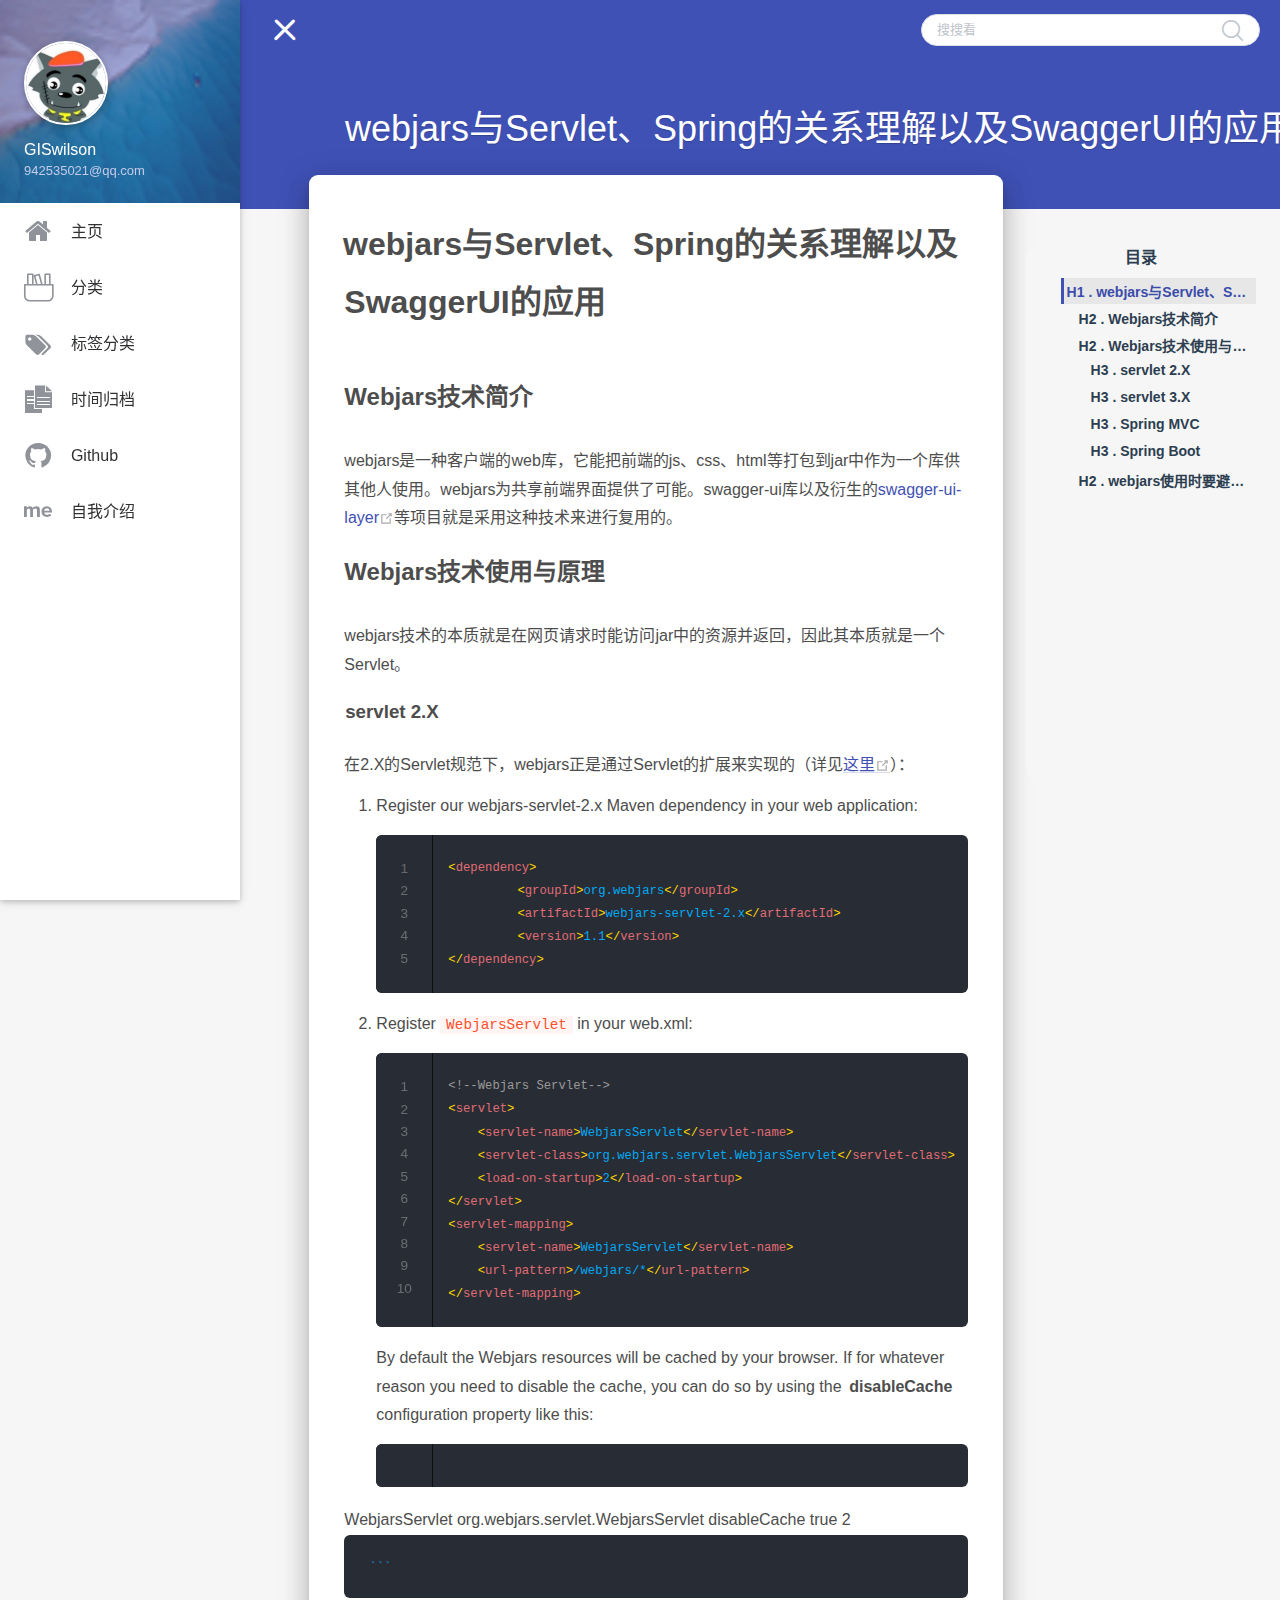
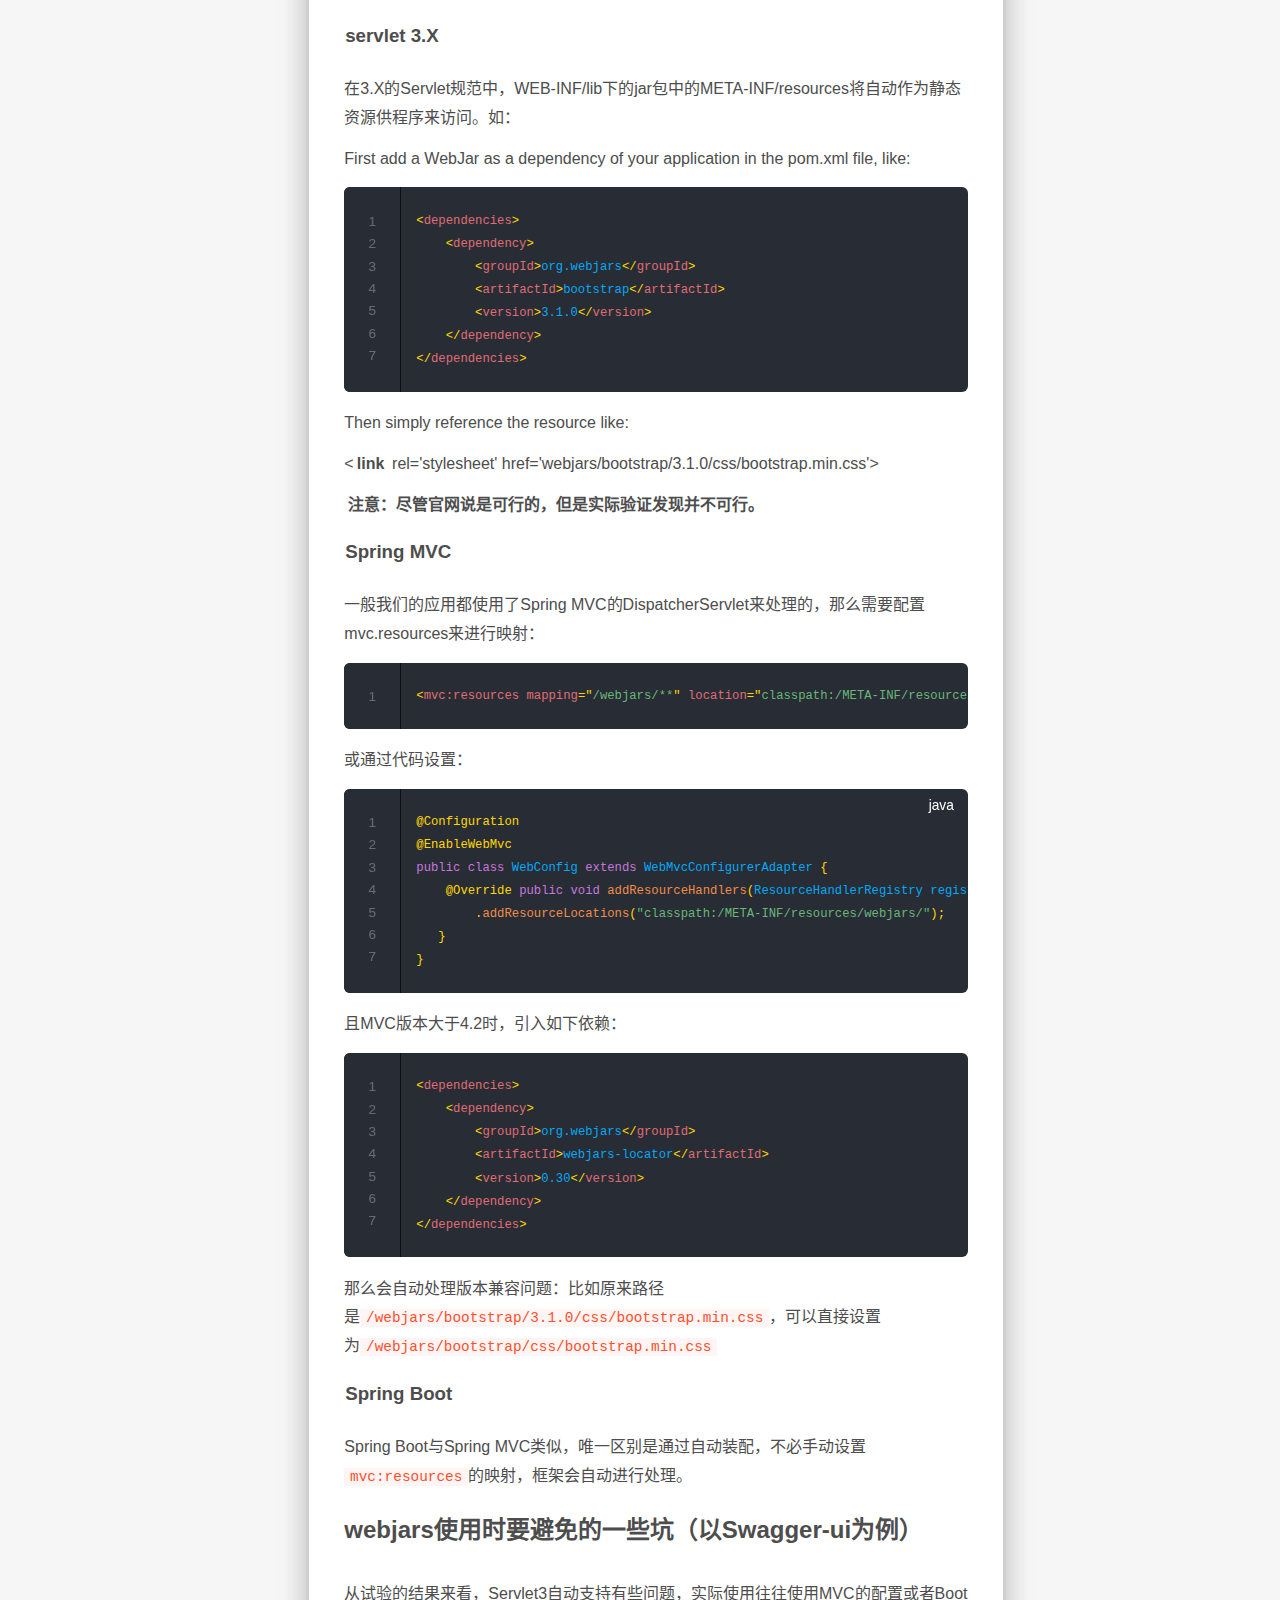
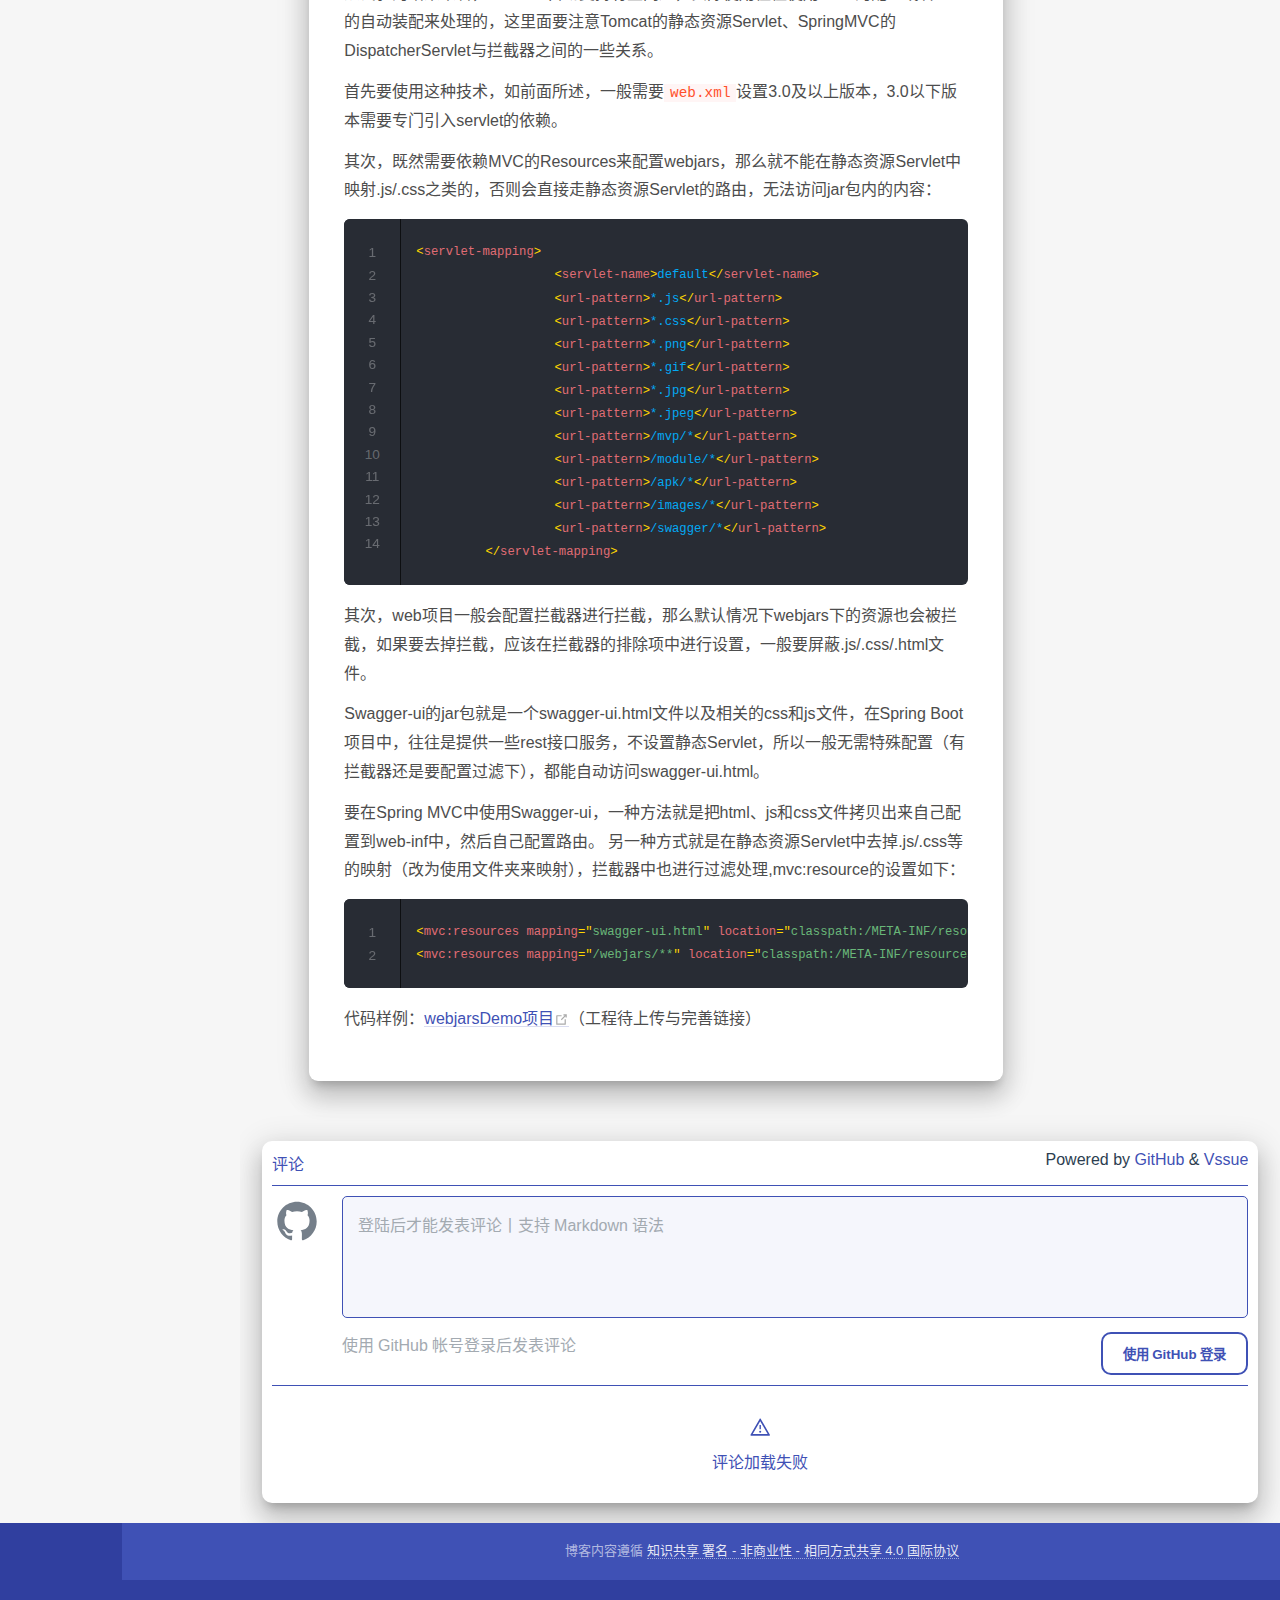
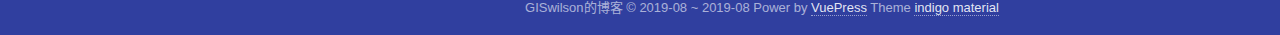
<file: posts/webjars与Servlet、Spring的关系理解以及SwaggerUI的应用.html>
<!DOCTYPE html>
<html lang="zh-CN">
  <head>
    <meta charset="utf-8" />
    <meta
      name="viewport"
      content="width=device-width, initial-scale=1, maximum-scale=1, user-scalable=no, minimal-ui"
    />
    <title>webjars与Servlet、Spring的关系理解以及SwaggerUI的应用 | GISwilson的博客</title>
    <meta name="description" content="三人行，必有我师焉，择其善者而从之，其不善者而改之。" />
    <meta property="og:type" content="website" />
    <meta property="og:title" content="webjars与Servlet、Spring的关系理解以及SwaggerUI的应用 | GISwilson的博客" />
    <meta property="og:site_name" content="webjars与Servlet、Spring的关系理解以及SwaggerUI的应用 | GISwilson的博客" />
    <meta property="og:locale" content="zh-CN" />
    <meta name="twitter:card" content="summary" />
    <meta name="twitter:title" content="webjars与Servlet、Spring的关系理解以及SwaggerUI的应用 | GISwilson的博客" />
    <link rel="shortcut icon" href="/favicon.ico">
    
    <link rel="preload" href="/assets/css/0.styles.c9ef0142.css" as="style"><link rel="preload" href="/assets/js/app.f4d3bf40.js" as="script"><link rel="preload" href="/assets/js/1.62ea3552.js" as="script"><link rel="preload" href="/assets/js/16.832a5ba2.js" as="script"><link rel="preload" href="/assets/js/5.752db3cb.js" as="script"><link rel="preload" href="/assets/js/7.7b28dfab.js" as="script"><link rel="preload" href="/assets/js/11.682df5aa.js" as="script"><link rel="preload" href="/assets/js/6.99571384.js" as="script"><link rel="preload" href="/assets/js/22.21f58001.js" as="script"><link rel="preload" href="/assets/js/15.57ec230d.js" as="script"><link rel="preload" href="/assets/js/17.6d554f87.js" as="script"><link rel="prefetch" href="/assets/js/10.9e0ad50a.js"><link rel="prefetch" href="/assets/js/12.c0f6628d.js"><link rel="prefetch" href="/assets/js/13.92c6681b.js"><link rel="prefetch" href="/assets/js/14.666335a8.js"><link rel="prefetch" href="/assets/js/18.7f2055c5.js"><link rel="prefetch" href="/assets/js/19.3f5398db.js"><link rel="prefetch" href="/assets/js/20.8da5bee8.js"><link rel="prefetch" href="/assets/js/21.bfd27a41.js"><link rel="prefetch" href="/assets/js/23.4c36612b.js"><link rel="prefetch" href="/assets/js/24.da1f6bd1.js"><link rel="prefetch" href="/assets/js/4.3392a429.js"><link rel="prefetch" href="/assets/js/8.30dac192.js"><link rel="prefetch" href="/assets/js/9.f7cbb83d.js"><link rel="prefetch" href="/assets/js/search.c5a7ef03.js">
    <link rel="stylesheet" href="/assets/css/0.styles.c9ef0142.css">
  </head>
  <body>
    <div id="loader-wrapper" style="display: none;opacity:0">
      <div id="loader"></div>
      <div class="loader-section section-left"></div>
      <div class="loader-section section-right"></div>
    </div>
    <div id="app" data-server-rendered="true"><div style="height:100%;" data-v-11eab42a><section class="el-container main-container" data-v-11eab42a><aside class="el-aside menu" style="width:auto;" data-v-54c726a0 data-v-11eab42a><ul role="menubar" class="menu-wrap el-menu" style="background-color:;" data-v-54c726a0><li data-v-54c726a0><div class="brand-wrap" style="background-image:url(/brand.jpg);" data-v-54c726a0><div class="brand" data-v-54c726a0><a href="/" class="avatar waves-effect waves-circle waves-light router-link-active" data-v-54c726a0><img src="/avatar.jpg" data-v-54c726a0></a> <hgroup class="introduce" data-v-54c726a0><div class="nickname" data-v-54c726a0>GISwilson</div> <a title="942535021@qq.com" class="mail" data-v-54c726a0>942535021@qq.com</a></hgroup></div></div></li> <li role="menuitem" tabindex="-1" class="el-menu-item" style="padding-left:20px;color:;background-color:;" data-v-54c726a0><i class="iconfont icon-home" data-v-54c726a0></i> <span class="item-title" data-v-54c726a0>主页</span></li> <li role="menuitem" tabindex="-1" class="el-menu-item" style="padding-left:20px;color:;background-color:;" data-v-54c726a0><i class="iconfont icon-ziyuan" data-v-54c726a0></i> <span class="item-title" data-v-54c726a0>分类</span></li> <li role="menuitem" tabindex="-1" class="el-menu-item" style="padding-left:20px;color:;background-color:;" data-v-54c726a0><i class="iconfont icon-biaoqian" data-v-54c726a0></i> <span class="item-title" data-v-54c726a0>标签分类</span></li> <li role="menuitem" tabindex="-1" class="el-menu-item" style="padding-left:20px;color:;background-color:;" data-v-54c726a0><i class="iconfont icon-wenzhang" data-v-54c726a0></i> <span class="item-title" data-v-54c726a0>时间归档</span></li> <li role="menuitem" tabindex="-1" class="el-menu-item" style="padding-left:20px;color:;background-color:;" data-v-54c726a0><i class="iconfont icon-github" data-v-54c726a0></i> <span class="item-title" data-v-54c726a0>Github</span></li> <li role="menuitem" tabindex="-1" class="el-menu-item" style="padding-left:20px;color:;background-color:;" data-v-54c726a0><i class="iconfont icon-aboutme" data-v-54c726a0></i> <span class="item-title" data-v-54c726a0>自我介绍</span></li></ul></aside> <section class="el-container container-warp" data-v-11eab42a><header id="topHeader" class="el-header top-header" style="height:60px;padding-left:260px;" data-v-ac4c1632 data-v-11eab42a><div class="header-warp el-row is-align-middle el-row--flex" data-v-ac4c1632><div class="el-col el-col-12 el-col-xs-7" data-v-ac4c1632><div class="el-row is-align-middle el-row--flex" data-v-ac4c1632><div class="el-col el-col-2" data-v-ac4c1632><button type="button" class="el-button el-button--primary is-circle" data-v-ac4c1632><!----><!----><span><i class="iconfont icon-caidan" data-v-ac4c1632></i></span></button></div></div></div> <div class="el-col el-col-20 el-col-xs-24" data-v-ac4c1632><div class="grid-content bg-purple-light" data-v-ac4c1632><div class="el-row is-justify-end is-align-middle el-row--flex" data-v-ac4c1632><div class="el-col el-col-13 el-col-xs-24 el-col-sm-21 el-col-md-17 el-col-lg-13" data-v-ac4c1632><div aria-haspopup="listbox" role="combobox" aria-owns="el-autocomplete-1451" class="el-autocomplete search-input" data-v-ac4c1632><div class="el-input el-input--small el-input--suffix"><!----><input type="text" autocomplete="off" valueKey="value" popperClass="search-popper" placeholder="搜搜看" fetchSuggestions="function () { [native code] }" debounce="300" placement="bottom-start" popperAppendToBody="true" value="" class="el-input__inner"><!----><span class="el-input__suffix"><span class="el-input__suffix-inner"><i class="el-input__icon el-icon-search search-ico" data-v-ac4c1632></i><!----></span><!----></span><!----></div><div role="region" class="el-autocomplete-suggestion el-popper search-popper" style="width:;display:none;"><div class="el-scrollbar"><div class="el-autocomplete-suggestion__wrap el-scrollbar__wrap el-scrollbar__wrap--hidden-default"><ul class="el-scrollbar__view el-autocomplete-suggestion__list"></ul></div><div class="el-scrollbar__bar is-horizontal"><div class="el-scrollbar__thumb" style="width:0;transform:translateX(0%);ms-transform:translateX(0%);webkit-transform:translateX(0%);"></div></div><div class="el-scrollbar__bar is-vertical"><div class="el-scrollbar__thumb" style="height:0;transform:translateY(0%);ms-transform:translateY(0%);webkit-transform:translateY(0%);"></div></div></div></div></div></div></div></div></div></div></header> <main class="el-main my-main" style="margin-left:240px;" data-v-4e86363c data-v-11eab42a><div class="content-header index-header" data-v-7c01b7a4 data-v-4e86363c><div class="container fade-scale in" data-v-7c01b7a4><h1 id="conentHeader" class="title" data-v-7c01b7a4>webjars与Servlet、Spring的关系理解以及SwaggerUI的应用</h1> <h5 class="subtitle" data-v-7c01b7a4></h5></div></div> <div data-v-5acf8821 data-v-4e86363c><div class="post-content el-row is-justify-center el-row--flex" data-v-5acf8821><div id="post-card" class="post-card post-sign el-col el-col-16 el-col-xs-24 el-col-sm-23 el-col-md-23 el-col-lg-16" data-v-5acf8821><div class="content__default" data-v-5acf8821><h1 id="webjars与servlet、spring的关系理解以及swaggerui的应用"><a href="#webjars与servlet、spring的关系理解以及swaggerui的应用" aria-hidden="true" class="header-anchor">#</a> webjars与Servlet、Spring的关系理解以及SwaggerUI的应用</h1> <h2 id="webjars技术简介"><a href="#webjars技术简介" aria-hidden="true" class="header-anchor">#</a> Webjars技术简介</h2> <p>webjars是一种客户端的web库，它能把前端的js、css、html等打包到jar中作为一个库供其他人使用。webjars为共享前端界面提供了可能。swagger-ui库以及衍生的<a href="https://github.com/caspar-chen/swagger-ui-layer" target="_blank" rel="noopener noreferrer">swagger-ui-layer<svg xmlns="http://www.w3.org/2000/svg" aria-hidden="true" x="0px" y="0px" viewBox="0 0 100 100" width="15" height="15" class="icon outbound"><path fill="currentColor" d="M18.8,85.1h56l0,0c2.2,0,4-1.8,4-4v-32h-8v28h-48v-48h28v-8h-32l0,0c-2.2,0-4,1.8-4,4v56C14.8,83.3,16.6,85.1,18.8,85.1z"></path> <polygon fill="currentColor" points="45.7,48.7 51.3,54.3 77.2,28.5 77.2,37.2 85.2,37.2 85.2,14.9 62.8,14.9 62.8,22.9 71.5,22.9"></polygon></svg></a>等项目就是采用这种技术来进行复用的。</p> <h2 id="webjars技术使用与原理"><a href="#webjars技术使用与原理" aria-hidden="true" class="header-anchor">#</a> Webjars技术使用与原理</h2> <p>webjars技术的本质就是在网页请求时能访问jar中的资源并返回，因此其本质就是一个Servlet。</p> <h3 id="servlet-2-x"><a href="#servlet-2-x" aria-hidden="true" class="header-anchor">#</a> servlet 2.X</h3> <p>在2.X的Servlet规范下，webjars正是通过Servlet的扩展来实现的（详见<a href="https://www.webjars.org/documentation#springmvc" target="_blank" rel="noopener noreferrer">这里<svg xmlns="http://www.w3.org/2000/svg" aria-hidden="true" x="0px" y="0px" viewBox="0 0 100 100" width="15" height="15" class="icon outbound"><path fill="currentColor" d="M18.8,85.1h56l0,0c2.2,0,4-1.8,4-4v-32h-8v28h-48v-48h28v-8h-32l0,0c-2.2,0-4,1.8-4,4v56C14.8,83.3,16.6,85.1,18.8,85.1z"></path> <polygon fill="currentColor" points="45.7,48.7 51.3,54.3 77.2,28.5 77.2,37.2 85.2,37.2 85.2,14.9 62.8,14.9 62.8,22.9 71.5,22.9"></polygon></svg></a>）：</p> <ol><li><p>Register our webjars-servlet-2.x Maven dependency in
your web application:</p> <div class="language-xml line-numbers-mode"><pre class="language-xml"><code><span class="token tag"><span class="token tag"><span class="token punctuation">&lt;</span>dependency</span><span class="token punctuation">&gt;</span></span>
	<span class="token tag"><span class="token tag"><span class="token punctuation">&lt;</span>groupId</span><span class="token punctuation">&gt;</span></span>org.webjars<span class="token tag"><span class="token tag"><span class="token punctuation">&lt;/</span>groupId</span><span class="token punctuation">&gt;</span></span>
	<span class="token tag"><span class="token tag"><span class="token punctuation">&lt;</span>artifactId</span><span class="token punctuation">&gt;</span></span>webjars-servlet-2.x<span class="token tag"><span class="token tag"><span class="token punctuation">&lt;/</span>artifactId</span><span class="token punctuation">&gt;</span></span>
	<span class="token tag"><span class="token tag"><span class="token punctuation">&lt;</span>version</span><span class="token punctuation">&gt;</span></span>1.1<span class="token tag"><span class="token tag"><span class="token punctuation">&lt;/</span>version</span><span class="token punctuation">&gt;</span></span>
<span class="token tag"><span class="token tag"><span class="token punctuation">&lt;/</span>dependency</span><span class="token punctuation">&gt;</span></span>
</code></pre> <div class="line-numbers-wrapper"><span class="line-number">1</span><br><span class="line-number">2</span><br><span class="line-number">3</span><br><span class="line-number">4</span><br><span class="line-number">5</span><br></div></div></li> <li><p>Register <code>WebjarsServlet</code> in your web.xml:</p> <div class="language-xml line-numbers-mode"><pre class="language-xml"><code><span class="token comment">&lt;!--Webjars Servlet--&gt;</span>
<span class="token tag"><span class="token tag"><span class="token punctuation">&lt;</span>servlet</span><span class="token punctuation">&gt;</span></span>
    <span class="token tag"><span class="token tag"><span class="token punctuation">&lt;</span>servlet-name</span><span class="token punctuation">&gt;</span></span>WebjarsServlet<span class="token tag"><span class="token tag"><span class="token punctuation">&lt;/</span>servlet-name</span><span class="token punctuation">&gt;</span></span>
    <span class="token tag"><span class="token tag"><span class="token punctuation">&lt;</span>servlet-class</span><span class="token punctuation">&gt;</span></span>org.webjars.servlet.WebjarsServlet<span class="token tag"><span class="token tag"><span class="token punctuation">&lt;/</span>servlet-class</span><span class="token punctuation">&gt;</span></span>
    <span class="token tag"><span class="token tag"><span class="token punctuation">&lt;</span>load-on-startup</span><span class="token punctuation">&gt;</span></span>2<span class="token tag"><span class="token tag"><span class="token punctuation">&lt;/</span>load-on-startup</span><span class="token punctuation">&gt;</span></span>
<span class="token tag"><span class="token tag"><span class="token punctuation">&lt;/</span>servlet</span><span class="token punctuation">&gt;</span></span>
<span class="token tag"><span class="token tag"><span class="token punctuation">&lt;</span>servlet-mapping</span><span class="token punctuation">&gt;</span></span>
    <span class="token tag"><span class="token tag"><span class="token punctuation">&lt;</span>servlet-name</span><span class="token punctuation">&gt;</span></span>WebjarsServlet<span class="token tag"><span class="token tag"><span class="token punctuation">&lt;/</span>servlet-name</span><span class="token punctuation">&gt;</span></span>
    <span class="token tag"><span class="token tag"><span class="token punctuation">&lt;</span>url-pattern</span><span class="token punctuation">&gt;</span></span>/webjars/*<span class="token tag"><span class="token tag"><span class="token punctuation">&lt;/</span>url-pattern</span><span class="token punctuation">&gt;</span></span>
<span class="token tag"><span class="token tag"><span class="token punctuation">&lt;/</span>servlet-mapping</span><span class="token punctuation">&gt;</span></span>
</code></pre> <div class="line-numbers-wrapper"><span class="line-number">1</span><br><span class="line-number">2</span><br><span class="line-number">3</span><br><span class="line-number">4</span><br><span class="line-number">5</span><br><span class="line-number">6</span><br><span class="line-number">7</span><br><span class="line-number">8</span><br><span class="line-number">9</span><br><span class="line-number">10</span><br></div></div><p>By default the Webjars resources will be cached by your browser. If for whatever
reason you need to disable the cache, you can do so by using the 	<strong>disableCache</strong> configuration
property like this:</p> <div class="language-xml line-numbers-mode"><pre class="language-xml"><code></code></pre> <div class="line-numbers-wrapper"></div></div></li></ol> <servlet><servlet-name>WebjarsServlet</servlet-name> <servlet-class>org.webjars.servlet.WebjarsServlet</servlet-class> <init-param><param-name>disableCache</param-name> <param-value>true</param-value></init-param> <load-on-startup>2</load-on-startup></servlet> <pre><code>```
</code></pre> <h3 id="servlet-3-x"><a href="#servlet-3-x" aria-hidden="true" class="header-anchor">#</a> servlet 3.X</h3> <p>在3.X的Servlet规范中，WEB-INF/lib下的jar包中的META-INF/resources将自动作为静态资源供程序来访问。如：</p> <p>First add a WebJar as a dependency of your application in the pom.xml file, like:</p> <div class="language-xml line-numbers-mode"><pre class="language-xml"><code><span class="token tag"><span class="token tag"><span class="token punctuation">&lt;</span>dependencies</span><span class="token punctuation">&gt;</span></span>
    <span class="token tag"><span class="token tag"><span class="token punctuation">&lt;</span>dependency</span><span class="token punctuation">&gt;</span></span>
        <span class="token tag"><span class="token tag"><span class="token punctuation">&lt;</span>groupId</span><span class="token punctuation">&gt;</span></span>org.webjars<span class="token tag"><span class="token tag"><span class="token punctuation">&lt;/</span>groupId</span><span class="token punctuation">&gt;</span></span>
        <span class="token tag"><span class="token tag"><span class="token punctuation">&lt;</span>artifactId</span><span class="token punctuation">&gt;</span></span>bootstrap<span class="token tag"><span class="token tag"><span class="token punctuation">&lt;/</span>artifactId</span><span class="token punctuation">&gt;</span></span>
        <span class="token tag"><span class="token tag"><span class="token punctuation">&lt;</span>version</span><span class="token punctuation">&gt;</span></span>3.1.0<span class="token tag"><span class="token tag"><span class="token punctuation">&lt;/</span>version</span><span class="token punctuation">&gt;</span></span>
    <span class="token tag"><span class="token tag"><span class="token punctuation">&lt;/</span>dependency</span><span class="token punctuation">&gt;</span></span>
<span class="token tag"><span class="token tag"><span class="token punctuation">&lt;/</span>dependencies</span><span class="token punctuation">&gt;</span></span>
</code></pre> <div class="line-numbers-wrapper"><span class="line-number">1</span><br><span class="line-number">2</span><br><span class="line-number">3</span><br><span class="line-number">4</span><br><span class="line-number">5</span><br><span class="line-number">6</span><br><span class="line-number">7</span><br></div></div><p>Then simply reference the resource like:</p> <p>&lt;<strong>link</strong> rel='stylesheet' href='webjars/bootstrap/3.1.0/css/bootstrap.min.css'&gt;</p> <p><strong>注意：尽管官网说是可行的，但是实际验证发现并不可行。</strong></p> <h3 id="spring-mvc"><a href="#spring-mvc" aria-hidden="true" class="header-anchor">#</a> Spring MVC</h3> <p>一般我们的应用都使用了Spring MVC的DispatcherServlet来处理的，那么需要配置mvc.resources来进行映射：</p> <div class="language-xml line-numbers-mode"><pre class="language-xml"><code><span class="token tag"><span class="token tag"><span class="token punctuation">&lt;</span><span class="token namespace">mvc:</span>resources</span> <span class="token attr-name">mapping</span><span class="token attr-value"><span class="token punctuation">=</span><span class="token punctuation">&quot;</span>/webjars/**<span class="token punctuation">&quot;</span></span> <span class="token attr-name">location</span><span class="token attr-value"><span class="token punctuation">=</span><span class="token punctuation">&quot;</span>classpath:/META-INF/resources/webjars/<span class="token punctuation">&quot;</span></span><span class="token punctuation">/&gt;</span></span>
</code></pre> <div class="line-numbers-wrapper"><span class="line-number">1</span><br></div></div><p>或通过代码设置：</p> <div class="language-java line-numbers-mode"><pre class="language-java"><code><span class="token annotation punctuation">@Configuration</span>
<span class="token annotation punctuation">@EnableWebMvc</span>
<span class="token keyword">public</span> <span class="token keyword">class</span> <span class="token class-name">WebConfig</span> <span class="token keyword">extends</span> <span class="token class-name">WebMvcConfigurerAdapter</span> <span class="token punctuation">{</span>
    <span class="token annotation punctuation">@Override</span> <span class="token keyword">public</span> <span class="token keyword">void</span> <span class="token function">addResourceHandlers</span><span class="token punctuation">(</span><span class="token class-name">ResourceHandlerRegistry</span> registry<span class="token punctuation">)</span> <span class="token punctuation">{</span> 			               registry<span class="token punctuation">.</span><span class="token function">addResourceHandler</span><span class="token punctuation">(</span><span class="token string">&quot;/webjars/**&quot;</span><span class="token punctuation">)</span>
        <span class="token punctuation">.</span><span class="token function">addResourceLocations</span><span class="token punctuation">(</span><span class="token string">&quot;classpath:/META-INF/resources/webjars/&quot;</span><span class="token punctuation">)</span><span class="token punctuation">;</span> 
   <span class="token punctuation">}</span>
<span class="token punctuation">}</span>
</code></pre> <div class="line-numbers-wrapper"><span class="line-number">1</span><br><span class="line-number">2</span><br><span class="line-number">3</span><br><span class="line-number">4</span><br><span class="line-number">5</span><br><span class="line-number">6</span><br><span class="line-number">7</span><br></div></div><p>且MVC版本大于4.2时，引入如下依赖：</p> <div class="language-xml line-numbers-mode"><pre class="language-xml"><code><span class="token tag"><span class="token tag"><span class="token punctuation">&lt;</span>dependencies</span><span class="token punctuation">&gt;</span></span>
    <span class="token tag"><span class="token tag"><span class="token punctuation">&lt;</span>dependency</span><span class="token punctuation">&gt;</span></span>
        <span class="token tag"><span class="token tag"><span class="token punctuation">&lt;</span>groupId</span><span class="token punctuation">&gt;</span></span>org.webjars<span class="token tag"><span class="token tag"><span class="token punctuation">&lt;/</span>groupId</span><span class="token punctuation">&gt;</span></span>
        <span class="token tag"><span class="token tag"><span class="token punctuation">&lt;</span>artifactId</span><span class="token punctuation">&gt;</span></span>webjars-locator<span class="token tag"><span class="token tag"><span class="token punctuation">&lt;/</span>artifactId</span><span class="token punctuation">&gt;</span></span>
        <span class="token tag"><span class="token tag"><span class="token punctuation">&lt;</span>version</span><span class="token punctuation">&gt;</span></span>0.30<span class="token tag"><span class="token tag"><span class="token punctuation">&lt;/</span>version</span><span class="token punctuation">&gt;</span></span>
    <span class="token tag"><span class="token tag"><span class="token punctuation">&lt;/</span>dependency</span><span class="token punctuation">&gt;</span></span>
<span class="token tag"><span class="token tag"><span class="token punctuation">&lt;/</span>dependencies</span><span class="token punctuation">&gt;</span></span>
</code></pre> <div class="line-numbers-wrapper"><span class="line-number">1</span><br><span class="line-number">2</span><br><span class="line-number">3</span><br><span class="line-number">4</span><br><span class="line-number">5</span><br><span class="line-number">6</span><br><span class="line-number">7</span><br></div></div><p>那么会自动处理版本兼容问题：比如原来路径是<code>/webjars/bootstrap/3.1.0/css/bootstrap.min.css</code>，可以直接设置为<code>/webjars/bootstrap/css/bootstrap.min.css</code></p> <h3 id="spring-boot"><a href="#spring-boot" aria-hidden="true" class="header-anchor">#</a> Spring Boot</h3> <p>Spring Boot与Spring MVC类似，唯一区别是通过自动装配，不必手动设置<code>mvc:resources</code>的映射，框架会自动进行处理。</p> <h2 id="webjars使用时要避免的一些坑（以swagger-ui为例）"><a href="#webjars使用时要避免的一些坑（以swagger-ui为例）" aria-hidden="true" class="header-anchor">#</a> webjars使用时要避免的一些坑（以Swagger-ui为例）</h2> <p>从试验的结果来看，Servlet3自动支持有些问题，实际使用往往使用MVC的配置或者Boot的自动装配来处理的，这里面要注意Tomcat的静态资源Servlet、SpringMVC的DispatcherServlet与拦截器之间的一些关系。</p> <p>首先要使用这种技术，如前面所述，一般需要<code>web.xml</code>设置3.0及以上版本，3.0以下版本需要专门引入servlet的依赖。</p> <p>其次，既然需要依赖MVC的Resources来配置webjars，那么就不能在静态资源Servlet中映射.js/.css之类的，否则会直接走静态资源Servlet的路由，无法访问jar包内的内容：</p> <div class="language-xml line-numbers-mode"><pre class="language-xml"><code><span class="token tag"><span class="token tag"><span class="token punctuation">&lt;</span>servlet-mapping</span><span class="token punctuation">&gt;</span></span>
		<span class="token tag"><span class="token tag"><span class="token punctuation">&lt;</span>servlet-name</span><span class="token punctuation">&gt;</span></span>default<span class="token tag"><span class="token tag"><span class="token punctuation">&lt;/</span>servlet-name</span><span class="token punctuation">&gt;</span></span>
		<span class="token tag"><span class="token tag"><span class="token punctuation">&lt;</span>url-pattern</span><span class="token punctuation">&gt;</span></span>*.js<span class="token tag"><span class="token tag"><span class="token punctuation">&lt;/</span>url-pattern</span><span class="token punctuation">&gt;</span></span>
		<span class="token tag"><span class="token tag"><span class="token punctuation">&lt;</span>url-pattern</span><span class="token punctuation">&gt;</span></span>*.css<span class="token tag"><span class="token tag"><span class="token punctuation">&lt;/</span>url-pattern</span><span class="token punctuation">&gt;</span></span>
		<span class="token tag"><span class="token tag"><span class="token punctuation">&lt;</span>url-pattern</span><span class="token punctuation">&gt;</span></span>*.png<span class="token tag"><span class="token tag"><span class="token punctuation">&lt;/</span>url-pattern</span><span class="token punctuation">&gt;</span></span>
		<span class="token tag"><span class="token tag"><span class="token punctuation">&lt;</span>url-pattern</span><span class="token punctuation">&gt;</span></span>*.gif<span class="token tag"><span class="token tag"><span class="token punctuation">&lt;/</span>url-pattern</span><span class="token punctuation">&gt;</span></span>
		<span class="token tag"><span class="token tag"><span class="token punctuation">&lt;</span>url-pattern</span><span class="token punctuation">&gt;</span></span>*.jpg<span class="token tag"><span class="token tag"><span class="token punctuation">&lt;/</span>url-pattern</span><span class="token punctuation">&gt;</span></span>
		<span class="token tag"><span class="token tag"><span class="token punctuation">&lt;</span>url-pattern</span><span class="token punctuation">&gt;</span></span>*.jpeg<span class="token tag"><span class="token tag"><span class="token punctuation">&lt;/</span>url-pattern</span><span class="token punctuation">&gt;</span></span>
		<span class="token tag"><span class="token tag"><span class="token punctuation">&lt;</span>url-pattern</span><span class="token punctuation">&gt;</span></span>/mvp/*<span class="token tag"><span class="token tag"><span class="token punctuation">&lt;/</span>url-pattern</span><span class="token punctuation">&gt;</span></span>
		<span class="token tag"><span class="token tag"><span class="token punctuation">&lt;</span>url-pattern</span><span class="token punctuation">&gt;</span></span>/module/*<span class="token tag"><span class="token tag"><span class="token punctuation">&lt;/</span>url-pattern</span><span class="token punctuation">&gt;</span></span>
		<span class="token tag"><span class="token tag"><span class="token punctuation">&lt;</span>url-pattern</span><span class="token punctuation">&gt;</span></span>/apk/*<span class="token tag"><span class="token tag"><span class="token punctuation">&lt;/</span>url-pattern</span><span class="token punctuation">&gt;</span></span>
		<span class="token tag"><span class="token tag"><span class="token punctuation">&lt;</span>url-pattern</span><span class="token punctuation">&gt;</span></span>/images/*<span class="token tag"><span class="token tag"><span class="token punctuation">&lt;/</span>url-pattern</span><span class="token punctuation">&gt;</span></span>
		<span class="token tag"><span class="token tag"><span class="token punctuation">&lt;</span>url-pattern</span><span class="token punctuation">&gt;</span></span>/swagger/*<span class="token tag"><span class="token tag"><span class="token punctuation">&lt;/</span>url-pattern</span><span class="token punctuation">&gt;</span></span>
	<span class="token tag"><span class="token tag"><span class="token punctuation">&lt;/</span>servlet-mapping</span><span class="token punctuation">&gt;</span></span>
</code></pre> <div class="line-numbers-wrapper"><span class="line-number">1</span><br><span class="line-number">2</span><br><span class="line-number">3</span><br><span class="line-number">4</span><br><span class="line-number">5</span><br><span class="line-number">6</span><br><span class="line-number">7</span><br><span class="line-number">8</span><br><span class="line-number">9</span><br><span class="line-number">10</span><br><span class="line-number">11</span><br><span class="line-number">12</span><br><span class="line-number">13</span><br><span class="line-number">14</span><br></div></div><p>其次，web项目一般会配置拦截器进行拦截，那么默认情况下webjars下的资源也会被拦截，如果要去掉拦截，应该在拦截器的排除项中进行设置，一般要屏蔽.js/.css/.html文件。</p> <p>Swagger-ui的jar包就是一个swagger-ui.html文件以及相关的css和js文件，在Spring Boot项目中，往往是提供一些rest接口服务，不设置静态Servlet，所以一般无需特殊配置（有拦截器还是要配置过滤下），都能自动访问swagger-ui.html。</p> <p>要在Spring MVC中使用Swagger-ui，一种方法就是把html、js和css文件拷贝出来自己配置到web-inf中，然后自己配置路由。 另一种方式就是在静态资源Servlet中去掉.js/.css等的映射（改为使用文件夹来映射），拦截器中也进行过滤处理,mvc:resource的设置如下：</p> <div class="language-xml line-numbers-mode"><pre class="language-xml"><code><span class="token tag"><span class="token tag"><span class="token punctuation">&lt;</span><span class="token namespace">mvc:</span>resources</span> <span class="token attr-name">mapping</span><span class="token attr-value"><span class="token punctuation">=</span><span class="token punctuation">&quot;</span>swagger-ui.html<span class="token punctuation">&quot;</span></span> <span class="token attr-name">location</span><span class="token attr-value"><span class="token punctuation">=</span><span class="token punctuation">&quot;</span>classpath:/META-INF/resources/<span class="token punctuation">&quot;</span></span> <span class="token punctuation">/&gt;</span></span>
<span class="token tag"><span class="token tag"><span class="token punctuation">&lt;</span><span class="token namespace">mvc:</span>resources</span> <span class="token attr-name">mapping</span><span class="token attr-value"><span class="token punctuation">=</span><span class="token punctuation">&quot;</span>/webjars/**<span class="token punctuation">&quot;</span></span> <span class="token attr-name">location</span><span class="token attr-value"><span class="token punctuation">=</span><span class="token punctuation">&quot;</span>classpath:/META-INF/resources/webjars/<span class="token punctuation">&quot;</span></span><span class="token punctuation">/&gt;</span></span>
</code></pre> <div class="line-numbers-wrapper"><span class="line-number">1</span><br><span class="line-number">2</span><br></div></div><p>代码样例：<a href="https://github/giswilson/" target="_blank" rel="noopener noreferrer">webjarsDemo项目<svg xmlns="http://www.w3.org/2000/svg" aria-hidden="true" x="0px" y="0px" viewBox="0 0 100 100" width="15" height="15" class="icon outbound"><path fill="currentColor" d="M18.8,85.1h56l0,0c2.2,0,4-1.8,4-4v-32h-8v28h-48v-48h28v-8h-32l0,0c-2.2,0-4,1.8-4,4v56C14.8,83.3,16.6,85.1,18.8,85.1z"></path> <polygon fill="currentColor" points="45.7,48.7 51.3,54.3 77.2,28.5 77.2,37.2 85.2,37.2 85.2,14.9 62.8,14.9 62.8,22.9 71.5,22.9"></polygon></svg></a>（工程待上传与完善链接）</p></div> <span id="footerPost" data-v-5acf8821></span></div> <div id="post-toc" class="post-toc el-col el-col-6" data-v-5acf8821><h4 class="catalog-title" data-v-5acf8821>目录</h4> <div class="catalog-body" data-v-5acf8821><ul id="catalog-list" class="catalog-list" data-v-5acf8821></ul></div></div></div> <div class="post-nav el-row is-justify-space-around el-row--flex" data-v-5acf8821><div class="post-prev el-col el-col-7" data-v-5acf8821></div> <div class="post-next el-col el-col-7 el-col-lg-pull-5" data-v-5acf8821></div></div> <div class="el-row is-justify-center el-row--flex" data-v-5acf8821><div class="el-col el-col-23" data-v-5acf8821></div></div> <span data-v-d34d3092 data-v-5acf8821><button type="button" class="el-button toc-btn el-button--primary is-circle" data-v-d34d3092><!----><!----><span><i class="iconfont icon-service-directory" data-v-d34d3092></i></span></button> <button type="button" class="el-button gotop-btn el-button--primary is-circle" data-v-d34d3092><!----><!----><span><i class="el-icon-arrow-up" data-v-d34d3092></i></span></button></span></div></main></section> <button type="button" class="el-button gotop-btn el-button--primary is-circle" style="display:none;" data-v-1918517c data-v-11eab42a><!----><!----><span><i class="el-icon-arrow-up" data-v-1918517c></i></span></button></section> <footer class="el-footer container-footer" style="height:60px;" data-v-2c64a2ce data-v-11eab42a><div class="footer-warp el-row is-justify-center is-align-center el-row--flex footerMargin" data-v-2c64a2ce><div class="footer-top el-col el-col-24" data-v-2c64a2ce><p class="ellipsis" data-v-2c64a2ce><span data-v-2c64a2ce>
          博客内容遵循
          <a rel="license" href="https://creativecommons.org/licenses/by-nc-sa/4.0/deed.zh" data-v-2c64a2ce>知识共享 署名 - 非商业性 - 相同方式共享 4.0 国际协议</a></span></p></div> <div class="footer-bottom el-col el-col-24" data-v-2c64a2ce><p class="ellipsis" data-v-2c64a2ce><span data-v-2c64a2ce><span data-v-2c64a2ce>
            GISwilson的博客 © 2019-08 ~ 2019-08
          </span></span> <span data-v-2c64a2ce>
          Power by
          <a href="https://vuepress.vuejs.org/zh/" target="_blank" data-v-2c64a2ce>VuePress</a> Theme
          <a href="https://github.com/zhhlwd/vuepress-theme-indigo-material" target="_blank" data-v-2c64a2ce>indigo material</a></span></p></div></div></footer> <div class="overlay" data-v-11eab42a></div></div><div class="global-ui"></div></div>
    <script src="/assets/js/app.f4d3bf40.js" defer></script><script src="/assets/js/1.62ea3552.js" defer></script><script src="/assets/js/16.832a5ba2.js" defer></script><script src="/assets/js/5.752db3cb.js" defer></script><script src="/assets/js/7.7b28dfab.js" defer></script><script src="/assets/js/11.682df5aa.js" defer></script><script src="/assets/js/6.99571384.js" defer></script><script src="/assets/js/22.21f58001.js" defer></script><script src="/assets/js/15.57ec230d.js" defer></script><script src="/assets/js/17.6d554f87.js" defer></script>
  </body>
</html>
</file>
<file: assets/css/0.styles.c9ef0142.css>
#loader{-webkit-animation:spin 2s linear infinite}#loader:before{-webkit-animation:spin 3s linear infinite}#loader:after{-webkit-animation:spin 1.5s linear infinite}@-webkit-keyframes spin{0%{transform:rotate(0deg)}to{transform:rotate(1turn)}}@media only screen and (max-width:767px){.hidden-xs-only{display:none!important}}@media only screen and (min-width:768px){.hidden-sm-and-up{display:none!important}}@media only screen and (min-width:768px) and (max-width:992px - 1){.hidden-sm-only{display:none!important}}@media only screen and (max-width:991px){.hidden-sm-and-down{display:none!important}}@media only screen and (min-width:992px){.hidden-md-and-up{display:none!important}}@media only screen and (min-width:992px) and (max-width:1200px - 1){.hidden-md-only{display:none!important}}@media only screen and (max-width:1199px){.hidden-md-and-down{display:none!important}}@media only screen and (min-width:1200px){.hidden-lg-and-up{display:none!important}}@media only screen and (min-width:1200px) and (max-width:1920px - 1){.hidden-lg-only{display:none!important}}@media only screen and (max-width:1919px){.hidden-lg-and-down{display:none!important}}@media only screen and (min-width:1920px){.hidden-xl-only{display:none!important}}@font-face{font-family:element-icons;src:url([data-uri]) format("woff"),url(/assets/fonts/element-icons.6f0a7632.ttf) format("truetype");font-weight:400;font-style:normal}[class*=" el-icon-"],[class^=el-icon-]{font-family:element-icons!important;speak:none;font-style:normal;font-weight:400;font-variant:normal;text-transform:none;line-height:1;vertical-align:baseline;display:inline-block;-webkit-font-smoothing:antialiased;-moz-osx-font-smoothing:grayscale}.el-icon-info:before{content:"\e61a"}.el-icon-error:before{content:"\e62c"}.el-icon-success:before{content:"\e62d"}.el-icon-warning:before{content:"\e62e"}.el-icon-question:before{content:"\e634"}.el-icon-back:before{content:"\e606"}.el-icon-arrow-left:before{content:"\e600"}.el-icon-arrow-down:before{content:"\e603"}.el-icon-arrow-right:before{content:"\e604"}.el-icon-arrow-up:before{content:"\e605"}.el-icon-caret-left:before{content:"\e60a"}.el-icon-caret-bottom:before{content:"\e60b"}.el-icon-caret-top:before{content:"\e60c"}.el-icon-caret-right:before{content:"\e60e"}.el-icon-d-arrow-left:before{content:"\e610"}.el-icon-d-arrow-right:before{content:"\e613"}.el-icon-minus:before{content:"\e621"}.el-icon-plus:before{content:"\e62b"}.el-icon-remove:before{content:"\e635"}.el-icon-circle-plus:before{content:"\e601"}.el-icon-remove-outline:before{content:"\e63c"}.el-icon-circle-plus-outline:before{content:"\e602"}.el-icon-close:before{content:"\e60f"}.el-icon-check:before{content:"\e611"}.el-icon-circle-close:before{content:"\e607"}.el-icon-circle-check:before{content:"\e639"}.el-icon-circle-close-outline:before{content:"\e609"}.el-icon-circle-check-outline:before{content:"\e63e"}.el-icon-zoom-out:before{content:"\e645"}.el-icon-zoom-in:before{content:"\e641"}.el-icon-d-caret:before{content:"\e615"}.el-icon-sort:before{content:"\e640"}.el-icon-sort-down:before{content:"\e630"}.el-icon-sort-up:before{content:"\e631"}.el-icon-tickets:before{content:"\e63f"}.el-icon-document:before{content:"\e614"}.el-icon-goods:before{content:"\e618"}.el-icon-sold-out:before{content:"\e63b"}.el-icon-news:before{content:"\e625"}.el-icon-message:before{content:"\e61b"}.el-icon-date:before{content:"\e608"}.el-icon-printer:before{content:"\e62f"}.el-icon-time:before{content:"\e642"}.el-icon-bell:before{content:"\e622"}.el-icon-mobile-phone:before{content:"\e624"}.el-icon-service:before{content:"\e63a"}.el-icon-view:before{content:"\e643"}.el-icon-menu:before{content:"\e620"}.el-icon-more:before{content:"\e646"}.el-icon-more-outline:before{content:"\e626"}.el-icon-star-on:before{content:"\e637"}.el-icon-star-off:before{content:"\e63d"}.el-icon-location:before{content:"\e61d"}.el-icon-location-outline:before{content:"\e61f"}.el-icon-phone:before{content:"\e627"}.el-icon-phone-outline:before{content:"\e628"}.el-icon-picture:before{content:"\e629"}.el-icon-picture-outline:before{content:"\e62a"}.el-icon-delete:before{content:"\e612"}.el-icon-search:before{content:"\e619"}.el-icon-edit:before{content:"\e61c"}.el-icon-edit-outline:before{content:"\e616"}.el-icon-rank:before{content:"\e632"}.el-icon-refresh:before{content:"\e633"}.el-icon-share:before{content:"\e636"}.el-icon-setting:before{content:"\e638"}.el-icon-upload:before{content:"\e60d"}.el-icon-upload2:before{content:"\e644"}.el-icon-download:before{content:"\e617"}.el-icon-loading:before{content:"\e61e"}.el-icon-loading{-webkit-animation:rotating 2s linear infinite;animation:rotating 2s linear infinite}.el-icon--right{margin-left:5px}.el-icon--left{margin-right:5px}@-webkit-keyframes rotating{0%{transform:rotate(0deg)}to{transform:rotate(1turn)}}@keyframes rotating{0%{transform:rotate(0deg)}to{transform:rotate(1turn)}}.el-pagination{white-space:nowrap;padding:2px 5px;color:#303133;font-weight:700}.el-pagination:after,.el-pagination:before{display:table;content:""}.el-pagination:after{clear:both}.el-pagination button,.el-pagination span:not([class*=suffix]){display:inline-block;font-size:13px;min-width:35.5px;height:28px;line-height:28px;vertical-align:top;box-sizing:border-box}.el-pagination .el-input__inner{text-align:center;-moz-appearance:textfield;line-height:normal}.el-pagination .el-input__suffix{right:0;transform:scale(.8)}.el-pagination .el-select .el-input{width:100px;margin:0 5px}.el-pagination .el-select .el-input .el-input__inner{padding-right:25px;border-radius:3px}.el-pagination button{border:none;padding:0 6px;background:transparent}.el-pagination button:focus{outline:none}.el-pagination button:hover{color:#3f51b5}.el-pagination button:disabled{color:#c0c4cc;background-color:#fff;cursor:not-allowed}.el-pagination .btn-next,.el-pagination .btn-prev{background:50% no-repeat;background-size:16px;background-color:#fff;cursor:pointer;margin:0;color:#303133}.el-pagination .btn-next .el-icon,.el-pagination .btn-prev .el-icon{display:block;font-size:12px;font-weight:700}.el-pagination .btn-prev{padding-right:12px}.el-pagination .btn-next{padding-left:12px}.el-pagination .el-pager li.disabled{color:#c0c4cc;cursor:not-allowed}.el-pagination--small .btn-next,.el-pagination--small .btn-prev,.el-pagination--small .el-pager li,.el-pagination--small .el-pager li.btn-quicknext,.el-pagination--small .el-pager li.btn-quickprev,.el-pagination--small .el-pager li:last-child{border-color:transparent;font-size:12px;line-height:22px;height:22px;min-width:22px}.el-pagination--small .arrow.disabled{visibility:hidden}.el-pagination--small .more:before,.el-pagination--small li.more:before{line-height:24px}.el-pagination--small button,.el-pagination--small span:not([class*=suffix]){height:22px;line-height:22px}.el-pagination--small .el-pagination__editor,.el-pagination--small .el-pagination__editor.el-input .el-input__inner{height:22px}.el-pagination__sizes{margin:0 10px 0 0;font-weight:400;color:#606266}.el-pagination__sizes .el-input .el-input__inner{font-size:13px;padding-left:8px}.el-pagination__sizes .el-input .el-input__inner:hover{border-color:#3f51b5}.el-pagination__total{margin-right:10px;font-weight:400;color:#606266}.el-pagination__jump{margin-left:24px;font-weight:400;color:#606266}.el-pagination__jump .el-input__inner{padding:0 3px}.el-pagination__rightwrapper{float:right}.el-pagination__editor{line-height:18px;padding:0 2px;height:28px;text-align:center;margin:0 2px;box-sizing:border-box;border-radius:3px}.el-pagination__editor.el-input{width:50px}.el-pagination__editor.el-input .el-input__inner{height:28px}.el-pagination__editor .el-input__inner::-webkit-inner-spin-button,.el-pagination__editor .el-input__inner::-webkit-outer-spin-button{-webkit-appearance:none;margin:0}.el-pagination.is-background .btn-next,.el-pagination.is-background .btn-prev,.el-pagination.is-background .el-pager li{margin:0 5px;background-color:#f4f4f5;color:#606266;min-width:30px;border-radius:2px}.el-pagination.is-background .btn-next.disabled,.el-pagination.is-background .btn-prev.disabled,.el-pagination.is-background .el-pager li.disabled{color:#c0c4cc}.el-pagination.is-background .btn-next,.el-pagination.is-background .btn-prev{padding:0}.el-pagination.is-background .btn-next:disabled,.el-pagination.is-background .btn-prev:disabled{color:#c0c4cc}.el-pagination.is-background .el-pager li:not(.disabled):hover{color:#3f51b5}.el-pagination.is-background .el-pager li:not(.disabled).active{background-color:#3f51b5;color:#fff}.el-pagination.is-background.el-pagination--small .btn-next,.el-pagination.is-background.el-pagination--small .btn-prev,.el-pagination.is-background.el-pagination--small .el-pager li{margin:0 3px;min-width:22px}.el-pager{-webkit-user-select:none;-moz-user-select:none;-ms-user-select:none;user-select:none;list-style:none;display:inline-block;vertical-align:top;font-size:0;padding:0;margin:0}.el-pager .more:before{line-height:30px}.el-pager li{padding:0 4px;background:#fff;vertical-align:top;display:inline-block;font-size:13px;min-width:35.5px;height:28px;line-height:28px;cursor:pointer;box-sizing:border-box;text-align:center;margin:0}.el-pager li.btn-quicknext,.el-pager li.btn-quickprev{line-height:28px;color:#303133}.el-pager li.btn-quicknext.disabled,.el-pager li.btn-quickprev.disabled{color:#c0c4cc}.el-pager li.btn-quicknext:hover,.el-pager li.btn-quickprev:hover{cursor:pointer}.el-pager li.active+li{border-left:0}.el-pager li:hover{color:#3f51b5}.el-pager li.active{color:#3f51b5;cursor:default}@-webkit-keyframes v-modal-in{0%{opacity:0}}@-webkit-keyframes v-modal-out{to{opacity:0}}.el-dialog{position:relative;margin:0 auto 50px;background:#fff;border-radius:2px;box-shadow:0 1px 3px rgba(0,0,0,.3);box-sizing:border-box;width:50%}.el-dialog.is-fullscreen{width:100%;margin-top:0;margin-bottom:0;height:100%;overflow:auto}.el-dialog__wrapper{position:fixed;top:0;right:0;bottom:0;left:0;overflow:auto;margin:0}.el-dialog__header{padding:20px 20px 10px}.el-dialog__headerbtn{position:absolute;top:20px;right:20px;padding:0;background:transparent;border:none;outline:none;cursor:pointer;font-size:16px}.el-dialog__headerbtn .el-dialog__close{color:#909399}.el-dialog__headerbtn:focus .el-dialog__close,.el-dialog__headerbtn:hover .el-dialog__close{color:#3f51b5}.el-dialog__title{line-height:24px;font-size:18px;color:#303133}.el-dialog__body{padding:30px 20px;color:#606266;font-size:14px}.el-dialog__footer{padding:10px 20px 20px;text-align:right;box-sizing:border-box}.el-dialog--center{text-align:center}.el-dialog--center .el-dialog__body{text-align:initial;padding:25px 25px 30px}.el-dialog--center .el-dialog__footer{text-align:inherit}.dialog-fade-enter-active{-webkit-animation:dialog-fade-in .3s;animation:dialog-fade-in .3s}.dialog-fade-leave-active{-webkit-animation:dialog-fade-out .3s;animation:dialog-fade-out .3s}@-webkit-keyframes dialog-fade-in{0%{transform:translate3d(0,-20px,0);opacity:0}to{transform:translateZ(0);opacity:1}}@keyframes dialog-fade-in{0%{transform:translate3d(0,-20px,0);opacity:0}to{transform:translateZ(0);opacity:1}}@-webkit-keyframes dialog-fade-out{0%{transform:translateZ(0);opacity:1}to{transform:translate3d(0,-20px,0);opacity:0}}@keyframes dialog-fade-out{0%{transform:translateZ(0);opacity:1}to{transform:translate3d(0,-20px,0);opacity:0}}.el-autocomplete{position:relative;display:inline-block}.el-autocomplete-suggestion{margin:5px 0;box-shadow:0 2px 12px 0 rgba(0,0,0,.1);border-radius:4px;border:1px solid #e4e7ed;box-sizing:border-box;background-color:#fff}.el-autocomplete-suggestion__wrap{max-height:280px;padding:10px 0;box-sizing:border-box}.el-autocomplete-suggestion__list{margin:0;padding:0}.el-autocomplete-suggestion li{padding:0 20px;margin:0;line-height:34px;cursor:pointer;color:#606266;font-size:14px;list-style:none;white-space:nowrap;overflow:hidden;text-overflow:ellipsis}.el-autocomplete-suggestion li.highlighted,.el-autocomplete-suggestion li:hover{background-color:#f5f7fa}.el-autocomplete-suggestion li.divider{margin-top:6px;border-top:1px solid #000}.el-autocomplete-suggestion li.divider:last-child{margin-bottom:-6px}.el-autocomplete-suggestion.is-loading li{text-align:center;height:100px;line-height:100px;font-size:20px;color:#999}.el-autocomplete-suggestion.is-loading li:after{display:inline-block;content:"";height:100%;vertical-align:middle}.el-autocomplete-suggestion.is-loading li:hover{background-color:#fff}.el-autocomplete-suggestion.is-loading .el-icon-loading{vertical-align:middle}.el-dropdown{display:inline-block;position:relative;color:#606266;font-size:14px}.el-dropdown .el-button-group{display:block}.el-dropdown .el-button-group .el-button{float:none}.el-dropdown .el-dropdown__caret-button{padding-left:5px;padding-right:5px;position:relative;border-left:none}.el-dropdown .el-dropdown__caret-button:before{content:"";position:absolute;display:block;width:1px;top:5px;bottom:5px;left:0;background:hsla(0,0%,100%,.5)}.el-dropdown .el-dropdown__caret-button:hover:before{top:0;bottom:0}.el-dropdown .el-dropdown__caret-button .el-dropdown__icon{padding-left:0}.el-dropdown__icon{font-size:12px;margin:0 3px}.el-dropdown .el-dropdown-selfdefine:focus:active,.el-dropdown .el-dropdown-selfdefine:focus:not(.focusing){outline-width:0}.el-dropdown-menu{position:absolute;top:0;left:0;z-index:10;padding:10px 0;margin:5px 0;background-color:#fff;border:1px solid #ebeef5;border-radius:4px;box-shadow:0 2px 12px 0 rgba(0,0,0,.1)}.el-dropdown-menu__item{list-style:none;line-height:36px;padding:0 20px;margin:0;font-size:14px;color:#606266;cursor:pointer;outline:none}.el-dropdown-menu__item:focus,.el-dropdown-menu__item:not(.is-disabled):hover{background-color:#eceef8;color:#6574c4}.el-dropdown-menu__item--divided{position:relative;margin-top:6px;border-top:1px solid #ebeef5}.el-dropdown-menu__item--divided:before{content:"";height:6px;display:block;margin:0 -20px;background-color:#fff}.el-dropdown-menu__item.is-disabled{cursor:default;color:#bbb;pointer-events:none}.el-dropdown-menu--medium{padding:6px 0}.el-dropdown-menu--medium .el-dropdown-menu__item{line-height:30px;padding:0 17px;font-size:14px}.el-dropdown-menu--medium .el-dropdown-menu__item.el-dropdown-menu__item--divided{margin-top:6px}.el-dropdown-menu--medium .el-dropdown-menu__item.el-dropdown-menu__item--divided:before{height:6px;margin:0 -17px}.el-dropdown-menu--small{padding:6px 0}.el-dropdown-menu--small .el-dropdown-menu__item{line-height:27px;padding:0 15px;font-size:13px}.el-dropdown-menu--small .el-dropdown-menu__item.el-dropdown-menu__item--divided{margin-top:4px}.el-dropdown-menu--small .el-dropdown-menu__item.el-dropdown-menu__item--divided:before{height:4px;margin:0 -15px}.el-dropdown-menu--mini{padding:3px 0}.el-dropdown-menu--mini .el-dropdown-menu__item{line-height:24px;padding:0 10px;font-size:12px}.el-dropdown-menu--mini .el-dropdown-menu__item.el-dropdown-menu__item--divided{margin-top:3px}.el-dropdown-menu--mini .el-dropdown-menu__item.el-dropdown-menu__item--divided:before{height:3px;margin:0 -10px}.el-menu{border-right:1px solid #e6e6e6;list-style:none;position:relative;margin:0;padding-left:0;background-color:#fff}.el-menu:after,.el-menu:before{display:table;content:""}.el-menu:after{clear:both}.el-menu.el-menu--horizontal{border-bottom:1px solid #e6e6e6}.el-menu--horizontal{border-right:none}.el-menu--horizontal>.el-menu-item{float:left;height:60px;line-height:60px;margin:0;border-bottom:2px solid transparent;color:#909399}.el-menu--horizontal>.el-menu-item a,.el-menu--horizontal>.el-menu-item a:hover{color:inherit}.el-menu--horizontal>.el-menu-item:not(.is-disabled):focus,.el-menu--horizontal>.el-menu-item:not(.is-disabled):hover{background-color:#fff}.el-menu--horizontal>.el-submenu{float:left}.el-menu--horizontal>.el-submenu:focus,.el-menu--horizontal>.el-submenu:hover{outline:none}.el-menu--horizontal>.el-submenu:focus .el-submenu__title,.el-menu--horizontal>.el-submenu:hover .el-submenu__title{color:#303133}.el-menu--horizontal>.el-submenu.is-active .el-submenu__title{border-bottom:2px solid #3f51b5;color:#303133}.el-menu--horizontal>.el-submenu .el-submenu__title{height:60px;line-height:60px;border-bottom:2px solid transparent;color:#909399}.el-menu--horizontal>.el-submenu .el-submenu__title:hover{background-color:#fff}.el-menu--horizontal>.el-submenu .el-submenu__icon-arrow{position:static;vertical-align:middle;margin-left:8px;margin-top:-3px}.el-menu--horizontal .el-menu .el-menu-item,.el-menu--horizontal .el-menu .el-submenu__title{background-color:#fff;float:none;height:36px;line-height:36px;padding:0 10px;color:#909399}.el-menu--horizontal .el-menu .el-menu-item.is-active,.el-menu--horizontal .el-menu .el-submenu.is-active>.el-submenu__title{color:#303133}.el-menu--horizontal .el-menu-item:not(.is-disabled):focus,.el-menu--horizontal .el-menu-item:not(.is-disabled):hover{outline:none;color:#303133}.el-menu--horizontal>.el-menu-item.is-active{border-bottom:2px solid #3f51b5;color:#303133}.el-menu--collapse{width:64px}.el-menu--collapse>.el-menu-item [class^=el-icon-],.el-menu--collapse>.el-submenu>.el-submenu__title [class^=el-icon-]{margin:0;vertical-align:middle;width:24px;text-align:center}.el-menu--collapse>.el-menu-item .el-submenu__icon-arrow,.el-menu--collapse>.el-submenu>.el-submenu__title .el-submenu__icon-arrow{display:none}.el-menu--collapse>.el-menu-item span,.el-menu--collapse>.el-submenu>.el-submenu__title span{height:0;width:0;overflow:hidden;visibility:hidden;display:inline-block}.el-menu--collapse>.el-menu-item.is-active i{color:inherit}.el-menu--collapse .el-menu .el-submenu{min-width:200px}.el-menu--collapse .el-submenu{position:relative}.el-menu--collapse .el-submenu .el-menu{position:absolute;margin-left:5px;top:0;left:100%;z-index:10;border:1px solid #e4e7ed;border-radius:2px;box-shadow:0 2px 12px 0 rgba(0,0,0,.1)}.el-menu--collapse .el-submenu.is-opened>.el-submenu__title .el-submenu__icon-arrow{transform:none}.el-menu--popup{z-index:100;min-width:200px;border:none;padding:5px 0;border-radius:2px;box-shadow:0 2px 12px 0 rgba(0,0,0,.1)}.el-menu--popup-bottom-start{margin-top:5px}.el-menu--popup-right-start{margin-left:5px;margin-right:5px}.el-menu-item{height:56px;line-height:56px;font-size:14px;color:#303133;padding:0 20px;list-style:none;cursor:pointer;position:relative;transition:border-color .3s,background-color .3s,color .3s;box-sizing:border-box;white-space:nowrap}.el-menu-item *{vertical-align:middle}.el-menu-item i{color:#909399}.el-menu-item:focus,.el-menu-item:hover{outline:none;background-color:#eceef8}.el-menu-item.is-disabled{opacity:.25;cursor:not-allowed;background:none!important}.el-menu-item [class^=el-icon-]{margin-right:5px;width:24px;text-align:center;font-size:18px;vertical-align:middle}.el-menu-item.is-active{color:#3f51b5}.el-menu-item.is-active i{color:inherit}.el-submenu{list-style:none;margin:0;padding-left:0}.el-submenu__title{height:56px;line-height:56px;font-size:14px;color:#303133;padding:0 20px;list-style:none;cursor:pointer;position:relative;transition:border-color .3s,background-color .3s,color .3s;box-sizing:border-box;white-space:nowrap}.el-submenu__title *{vertical-align:middle}.el-submenu__title i{color:#909399}.el-submenu__title:focus,.el-submenu__title:hover{outline:none;background-color:#eceef8}.el-submenu__title.is-disabled{opacity:.25;cursor:not-allowed;background:none!important}.el-submenu__title:hover{background-color:#eceef8}.el-submenu .el-menu{border:none}.el-submenu .el-menu-item{height:50px;line-height:50px;padding:0 45px;min-width:200px}.el-submenu__icon-arrow{position:absolute;top:50%;right:20px;margin-top:-7px;transition:transform .3s;font-size:12px}.el-submenu.is-active .el-submenu__title{border-bottom-color:#3f51b5}.el-submenu.is-opened>.el-submenu__title .el-submenu__icon-arrow{transform:rotate(180deg)}.el-submenu.is-disabled .el-menu-item,.el-submenu.is-disabled .el-submenu__title{opacity:.25;cursor:not-allowed;background:none!important}.el-submenu [class^=el-icon-]{vertical-align:middle;margin-right:5px;width:24px;text-align:center;font-size:18px}.el-menu-item-group>ul{padding:0}.el-menu-item-group__title{padding:7px 0 7px 20px;line-height:normal;font-size:12px;color:#909399}.horizontal-collapse-transition .el-submenu__title .el-submenu__icon-arrow{transition:.2s;opacity:0}.el-radio{color:#606266;font-weight:500;line-height:1;position:relative;cursor:pointer;display:inline-block;white-space:nowrap;outline:none;font-size:14px;margin-right:30px;-moz-user-select:none;-webkit-user-select:none;-ms-user-select:none}.el-radio.is-bordered{padding:12px 20px 0 10px;border-radius:4px;border:1px solid #dcdfe6;box-sizing:border-box;height:40px}.el-radio.is-bordered.is-checked{border-color:#3f51b5}.el-radio.is-bordered.is-disabled{cursor:not-allowed;border-color:#ebeef5}.el-radio.is-bordered+.el-radio.is-bordered{margin-left:10px}.el-radio--medium.is-bordered{padding:10px 20px 0 10px;border-radius:4px;height:36px}.el-radio--medium.is-bordered .el-radio__label{font-size:14px}.el-radio--medium.is-bordered .el-radio__inner{height:14px;width:14px}.el-radio--small.is-bordered{padding:8px 15px 0 10px;border-radius:3px;height:32px}.el-radio--small.is-bordered .el-radio__label{font-size:12px}.el-radio--small.is-bordered .el-radio__inner{height:12px;width:12px}.el-radio--mini.is-bordered{padding:6px 15px 0 10px;border-radius:3px;height:28px}.el-radio--mini.is-bordered .el-radio__label{font-size:12px}.el-radio--mini.is-bordered .el-radio__inner{height:12px;width:12px}.el-radio:last-child{margin-right:0}.el-radio__input{white-space:nowrap;cursor:pointer;outline:none;display:inline-block;line-height:1;position:relative;vertical-align:middle}.el-radio__input.is-disabled .el-radio__inner{background-color:#f5f7fa;border-color:#e4e7ed;cursor:not-allowed}.el-radio__input.is-disabled .el-radio__inner:after{cursor:not-allowed;background-color:#f5f7fa}.el-radio__input.is-disabled .el-radio__inner+.el-radio__label{cursor:not-allowed}.el-radio__input.is-disabled.is-checked .el-radio__inner{background-color:#f5f7fa;border-color:#e4e7ed}.el-radio__input.is-disabled.is-checked .el-radio__inner:after{background-color:#c0c4cc}.el-radio__input.is-disabled+span.el-radio__label{color:#c0c4cc;cursor:not-allowed}.el-radio__input.is-checked .el-radio__inner{border-color:#3f51b5;background:#3f51b5}.el-radio__input.is-checked .el-radio__inner:after{transform:translate(-50%,-50%) scale(1)}.el-radio__input.is-checked+.el-radio__label{color:#3f51b5}.el-radio__input.is-focus .el-radio__inner{border-color:#3f51b5}.el-radio__inner{border:1px solid #dcdfe6;border-radius:100%;width:14px;height:14px;background-color:#fff;position:relative;cursor:pointer;display:inline-block;box-sizing:border-box}.el-radio__inner:hover{border-color:#3f51b5}.el-radio__inner:after{width:4px;height:4px;border-radius:100%;background-color:#fff;content:"";position:absolute;left:50%;top:50%;transform:translate(-50%,-50%) scale(0);transition:transform .15s ease-in}.el-radio__original{opacity:0;outline:none;position:absolute;z-index:-1;top:0;left:0;right:0;bottom:0;margin:0}.el-radio:focus:not(.is-focus):not(:active):not(.is-disabled) .el-radio__inner{box-shadow:0 0 2px 2px #3f51b5}.el-radio__label{font-size:14px;padding-left:10px}.el-radio-group{display:inline-block;line-height:1;vertical-align:middle;font-size:0}.el-radio-button,.el-radio-button__inner{position:relative;display:inline-block;outline:none}.el-radio-button__inner{line-height:1;white-space:nowrap;vertical-align:middle;background:#fff;border:1px solid #dcdfe6;font-weight:500;border-left:0;color:#606266;-webkit-appearance:none;text-align:center;box-sizing:border-box;margin:0;cursor:pointer;transition:all .3s cubic-bezier(.645,.045,.355,1);padding:12px 20px;font-size:14px;border-radius:0}.el-radio-button__inner.is-round{padding:12px 20px}.el-radio-button__inner:hover{color:#3f51b5}.el-radio-button__inner [class*=el-icon-]{line-height:.9}.el-radio-button__inner [class*=el-icon-]+span{margin-left:5px}.el-radio-button:first-child .el-radio-button__inner{border-left:1px solid #dcdfe6;border-radius:4px 0 0 4px;box-shadow:none!important}.el-radio-button__orig-radio{opacity:0;outline:none;position:absolute;z-index:-1}.el-radio-button__orig-radio:checked+.el-radio-button__inner{color:#fff;background-color:#3f51b5;border-color:#3f51b5;box-shadow:-1px 0 0 0 #3f51b5}.el-radio-button__orig-radio:disabled+.el-radio-button__inner{color:#c0c4cc;cursor:not-allowed;background-image:none;background-color:#fff;border-color:#ebeef5;box-shadow:none}.el-radio-button__orig-radio:disabled:checked+.el-radio-button__inner{background-color:#f2f6fc}.el-radio-button:last-child .el-radio-button__inner{border-radius:0 4px 4px 0}.el-radio-button:first-child:last-child .el-radio-button__inner{border-radius:4px}.el-radio-button--medium .el-radio-button__inner{padding:10px 20px;font-size:14px;border-radius:0}.el-radio-button--medium .el-radio-button__inner.is-round{padding:10px 20px}.el-radio-button--small .el-radio-button__inner{padding:9px 15px;font-size:12px;border-radius:0}.el-radio-button--small .el-radio-button__inner.is-round{padding:9px 15px}.el-radio-button--mini .el-radio-button__inner{padding:7px 15px;font-size:12px;border-radius:0}.el-radio-button--mini .el-radio-button__inner.is-round{padding:7px 15px}.el-radio-button:focus:not(.is-focus):not(:active):not(.is-disabled){box-shadow:0 0 2px 2px #3f51b5}.el-switch{display:inline-flex;align-items:center;position:relative;font-size:14px;line-height:20px;height:20px;vertical-align:middle}.el-switch.is-disabled .el-switch__core,.el-switch.is-disabled .el-switch__label{cursor:not-allowed}.el-switch__label{transition:.2s;height:20px;display:inline-block;font-size:14px;font-weight:500;cursor:pointer;vertical-align:middle;color:#303133}.el-switch__label.is-active{color:#3f51b5}.el-switch__label--left{margin-right:10px}.el-switch__label--right{margin-left:10px}.el-switch__label *{line-height:1;font-size:14px;display:inline-block}.el-switch__input{position:absolute;width:0;height:0;opacity:0;margin:0}.el-switch__core{margin:0;display:inline-block;position:relative;width:40px;height:20px;border:1px solid #dcdfe6;outline:none;border-radius:10px;box-sizing:border-box;background:#dcdfe6;cursor:pointer;transition:border-color .3s,background-color .3s;vertical-align:middle}.el-switch__core:after{content:"";position:absolute;top:1px;left:1px;border-radius:100%;transition:all .3s;width:16px;height:16px;background-color:#fff}.el-switch.is-checked .el-switch__core{border-color:#3f51b5;background-color:#3f51b5}.el-switch.is-checked .el-switch__core:after{left:100%;margin-left:-17px}.el-switch.is-disabled{opacity:.6}.el-switch--wide .el-switch__label.el-switch__label--left span{left:10px}.el-switch--wide .el-switch__label.el-switch__label--right span{right:10px}.el-switch .label-fade-enter,.el-switch .label-fade-leave-active{opacity:0}.el-select-dropdown{position:absolute;z-index:1001;border:1px solid #e4e7ed;border-radius:4px;background-color:#fff;box-shadow:0 2px 12px 0 rgba(0,0,0,.1);box-sizing:border-box;margin:5px 0}.el-select-dropdown.is-multiple .el-select-dropdown__item.selected{color:#3f51b5;background-color:#fff}.el-select-dropdown.is-multiple .el-select-dropdown__item.selected.hover{background-color:#f5f7fa}.el-select-dropdown.is-multiple .el-select-dropdown__item.selected:after{position:absolute;right:20px;font-family:element-icons;content:"\E611";font-size:12px;font-weight:700;-webkit-font-smoothing:antialiased;-moz-osx-font-smoothing:grayscale}.el-select-dropdown .el-scrollbar.is-empty .el-select-dropdown__list{padding:0}.el-select-dropdown__empty{padding:10px 0;margin:0;text-align:center;color:#999;font-size:14px}.el-select-dropdown__wrap{max-height:274px}.el-select-dropdown__list{list-style:none;padding:6px 0;margin:0;box-sizing:border-box}.el-select-dropdown__item{font-size:14px;padding:0 20px;position:relative;white-space:nowrap;overflow:hidden;text-overflow:ellipsis;color:#606266;height:34px;line-height:34px;box-sizing:border-box;cursor:pointer}.el-select-dropdown__item.is-disabled{color:#c0c4cc;cursor:not-allowed}.el-select-dropdown__item.is-disabled:hover{background-color:#fff}.el-select-dropdown__item.hover,.el-select-dropdown__item:hover{background-color:#f5f7fa}.el-select-dropdown__item.selected{color:#3f51b5;font-weight:700}.el-select-group{margin:0;padding:0}.el-select-group__wrap{position:relative;list-style:none;margin:0;padding:0}.el-select-group__wrap:not(:last-of-type){padding-bottom:24px}.el-select-group__wrap:not(:last-of-type):after{content:"";position:absolute;display:block;left:20px;right:20px;bottom:12px;height:1px;background:#e4e7ed}.el-select-group__title{padding-left:20px;font-size:12px;color:#909399;line-height:30px}.el-select-group .el-select-dropdown__item{padding-left:20px}.el-select{display:inline-block;position:relative}.el-select .el-select__tags>span{display:contents}.el-select:hover .el-input__inner{border-color:#c0c4cc}.el-select .el-input__inner{cursor:pointer;padding-right:35px}.el-select .el-input__inner:focus{border-color:#3f51b5}.el-select .el-input .el-select__caret{color:#c0c4cc;font-size:14px;transition:transform .3s;transform:rotate(180deg);cursor:pointer}.el-select .el-input .el-select__caret.is-reverse{transform:rotate(0deg)}.el-select .el-input .el-select__caret.is-show-close{font-size:14px;text-align:center;transform:rotate(180deg);border-radius:100%;color:#c0c4cc;transition:color .2s cubic-bezier(.645,.045,.355,1)}.el-select .el-input .el-select__caret.is-show-close:hover{color:#909399}.el-select .el-input.is-disabled .el-input__inner{cursor:not-allowed}.el-select .el-input.is-disabled .el-input__inner:hover{border-color:#e4e7ed}.el-select .el-input.is-focus .el-input__inner{border-color:#3f51b5}.el-select>.el-input{display:block}.el-select__input{border:none;outline:none;padding:0;margin-left:15px;color:#666;font-size:14px;-webkit-appearance:none;-moz-appearance:none;appearance:none;height:28px;background-color:transparent}.el-select__input.is-mini{height:14px}.el-select__close{cursor:pointer;position:absolute;top:8px;z-index:1000;right:25px;color:#c0c4cc;line-height:18px;font-size:14px}.el-select__close:hover{color:#909399}.el-select__tags{position:absolute;line-height:normal;white-space:normal;z-index:1;top:50%;transform:translateY(-50%);display:flex;align-items:center;flex-wrap:wrap}.el-select .el-tag__close{margin-top:-2px}.el-select .el-tag{box-sizing:border-box;border-color:transparent;margin:2px 0 2px 6px;background-color:#f0f2f5}.el-select .el-tag__close.el-icon-close{background-color:#c0c4cc;right:-7px;top:0;color:#fff}.el-select .el-tag__close.el-icon-close:hover{background-color:#909399}.el-select .el-tag__close.el-icon-close:before{display:block;transform:translateY(.5px)}.el-table{position:relative;overflow:hidden;box-sizing:border-box;flex:1;width:100%;max-width:100%;background-color:#fff;font-size:14px;color:#606266}.el-table__empty-block{min-height:60px;text-align:center;width:100%;height:100%;display:flex;justify-content:center;align-items:center}.el-table__empty-text{line-height:60px;width:50%;color:#909399}.el-table__expand-column .cell{padding:0;text-align:center}.el-table__expand-icon{position:relative;cursor:pointer;color:#666;font-size:12px;transition:transform .2s ease-in-out;height:20px}.el-table__expand-icon--expanded{transform:rotate(90deg)}.el-table__expand-icon>.el-icon{position:absolute;left:50%;top:50%;margin-left:-5px;margin-top:-5px}.el-table__expanded-cell{background-color:#fff}.el-table__expanded-cell[class*=cell]{padding:20px 50px}.el-table__expanded-cell:hover{background-color:transparent!important}.el-table--fit{border-right:0;border-bottom:0}.el-table--fit td.gutter,.el-table--fit th.gutter{border-right-width:1px}.el-table--scrollable-x .el-table__body-wrapper{overflow-x:auto}.el-table--scrollable-y .el-table__body-wrapper{overflow-y:auto}.el-table thead{color:#909399;font-weight:500}.el-table thead.is-group th{background:#f5f7fa}.el-table td,.el-table th{padding:12px 0;min-width:0;box-sizing:border-box;text-overflow:ellipsis;vertical-align:middle;position:relative;text-align:left}.el-table td.is-center,.el-table th.is-center{text-align:center}.el-table td.is-right,.el-table th.is-right{text-align:right}.el-table td.gutter,.el-table th.gutter{width:15px;border-right-width:0;border-bottom-width:0;padding:0}.el-table td.is-hidden>*,.el-table th.is-hidden>*{visibility:hidden}.el-table--medium td,.el-table--medium th{padding:10px 0}.el-table--small{font-size:12px}.el-table--small td,.el-table--small th{padding:8px 0}.el-table--mini{font-size:12px}.el-table--mini td,.el-table--mini th{padding:6px 0}.el-table tr{background-color:#fff}.el-table tr input[type=checkbox]{margin:0}.el-table td,.el-table th.is-leaf{border-bottom:1px solid #ebeef5}.el-table th.is-sortable{cursor:pointer}.el-table th{white-space:nowrap;overflow:hidden;-webkit-user-select:none;-moz-user-select:none;-ms-user-select:none;user-select:none;background-color:#fff}.el-table th div{padding-left:10px;padding-right:10px;line-height:40px;overflow:hidden;white-space:nowrap}.el-table th>.cell,.el-table th div{display:inline-block;box-sizing:border-box;text-overflow:ellipsis}.el-table th>.cell{position:relative;word-wrap:normal;vertical-align:middle;width:100%}.el-table th>.cell.highlight{color:#3f51b5}.el-table th.required>div:before{display:inline-block;content:"";width:8px;height:8px;border-radius:50%;background:#ff4d51;margin-right:5px;vertical-align:middle}.el-table td div{box-sizing:border-box}.el-table td.gutter{width:0}.el-table .cell{box-sizing:border-box;overflow:hidden;text-overflow:ellipsis;white-space:normal;word-break:break-all;line-height:23px;padding-left:10px;padding-right:10px}.el-table .cell.el-tooltip{white-space:nowrap;min-width:50px}.el-table--border,.el-table--group{border:1px solid #ebeef5}.el-table--border:after,.el-table--group:after,.el-table:before{content:"";position:absolute;background-color:#ebeef5;z-index:1}.el-table--border:after,.el-table--group:after{top:0;right:0;width:1px;height:100%}.el-table:before{left:0;bottom:0;width:100%;height:1px}.el-table--border{border-right:none;border-bottom:none}.el-table--border.el-loading-parent--relative{border-color:transparent}.el-table--border td,.el-table--border th{border-right:1px solid #ebeef5}.el-table--border td:first-child .cell,.el-table--border th:first-child .cell{padding-left:10px}.el-table--border th,.el-table--border th.gutter:last-of-type{border-bottom:1px solid #ebeef5}.el-table--hidden{visibility:hidden}.el-table__fixed,.el-table__fixed-right{position:absolute;top:0;left:0;overflow-x:hidden;overflow-y:hidden;box-shadow:0 0 10px rgba(0,0,0,.12)}.el-table__fixed-right:before,.el-table__fixed:before{content:"";position:absolute;left:0;bottom:0;width:100%;height:1px;background-color:#ebeef5;z-index:4}.el-table__fixed-right-patch{position:absolute;top:-1px;right:0;background-color:#fff;border-bottom:1px solid #ebeef5}.el-table__fixed-right{top:0;left:auto;right:0}.el-table__fixed-right .el-table__fixed-body-wrapper,.el-table__fixed-right .el-table__fixed-footer-wrapper,.el-table__fixed-right .el-table__fixed-header-wrapper{left:auto;right:0}.el-table__fixed-header-wrapper{position:absolute;left:0;top:0;z-index:3}.el-table__fixed-footer-wrapper{position:absolute;left:0;bottom:0;z-index:3}.el-table__fixed-footer-wrapper tbody td{border-top:1px solid #ebeef5;background-color:#f5f7fa;color:#606266}.el-table__fixed-body-wrapper{position:absolute;left:0;top:37px;overflow:hidden;z-index:3}.el-table__body-wrapper,.el-table__footer-wrapper,.el-table__header-wrapper{width:100%}.el-table__footer-wrapper{margin-top:-1px}.el-table__footer-wrapper td{border-top:1px solid #ebeef5}.el-table__body,.el-table__footer,.el-table__header{table-layout:fixed;border-collapse:separate}.el-table__footer-wrapper,.el-table__header-wrapper{overflow:hidden}.el-table__footer-wrapper tbody td,.el-table__header-wrapper tbody td{background-color:#f5f7fa;color:#606266}.el-table__body-wrapper{overflow:hidden;position:relative}.el-table__body-wrapper.is-scrolling-left~.el-table__fixed,.el-table__body-wrapper.is-scrolling-none~.el-table__fixed,.el-table__body-wrapper.is-scrolling-none~.el-table__fixed-right,.el-table__body-wrapper.is-scrolling-right~.el-table__fixed-right{box-shadow:none}.el-table__body-wrapper .el-table--border.is-scrolling-right~.el-table__fixed-right{border-left:1px solid #ebeef5}.el-table__body-wrapper .el-table--border.is-scrolling-left~.el-table__fixed{border-right:1px solid #ebeef5}.el-table .caret-wrapper{display:inline-flex;flex-direction:column;align-items:center;height:34px;width:24px;vertical-align:middle;cursor:pointer;overflow:initial;position:relative}.el-table .sort-caret{width:0;height:0;border:5px solid transparent;position:absolute;left:7px}.el-table .sort-caret.ascending{border-bottom-color:#c0c4cc;top:5px}.el-table .sort-caret.descending{border-top-color:#c0c4cc;bottom:7px}.el-table .ascending .sort-caret.ascending{border-bottom-color:#3f51b5}.el-table .descending .sort-caret.descending{border-top-color:#3f51b5}.el-table .hidden-columns{visibility:hidden;position:absolute;z-index:-1}.el-table--striped .el-table__body tr.el-table__row--striped td{background:#fafafa}.el-table--striped .el-table__body tr.el-table__row--striped.current-row td,.el-table__body tr.current-row>td,.el-table__body tr.hover-row.current-row>td,.el-table__body tr.hover-row.el-table__row--striped.current-row>td,.el-table__body tr.hover-row.el-table__row--striped>td,.el-table__body tr.hover-row>td{background-color:#eceef8}.el-table__column-resize-proxy{position:absolute;left:200px;top:0;bottom:0;width:0;border-left:1px solid #ebeef5;z-index:10}.el-table__column-filter-trigger{display:inline-block;line-height:34px;cursor:pointer}.el-table__column-filter-trigger i{color:#909399;font-size:12px;transform:scale(.75)}.el-table--enable-row-transition .el-table__body td{transition:background-color .25s ease}.el-table--enable-row-hover .el-table__body tr:hover>td{background-color:#f5f7fa}.el-table--fluid-height .el-table__fixed,.el-table--fluid-height .el-table__fixed-right{bottom:0;overflow:hidden}.el-table-column--selection .cell{padding-left:14px;padding-right:14px}.el-table-filter{border:1px solid #ebeef5;border-radius:2px;background-color:#fff;box-shadow:0 2px 12px 0 rgba(0,0,0,.1);box-sizing:border-box;margin:2px 0}.el-table-filter__list{padding:5px 0;margin:0;list-style:none;min-width:100px}.el-table-filter__list-item{line-height:36px;padding:0 10px;cursor:pointer;font-size:14px}.el-table-filter__list-item:hover{background-color:#eceef8;color:#6574c4}.el-table-filter__list-item.is-active{background-color:#3f51b5;color:#fff}.el-table-filter__content{min-width:100px}.el-table-filter__bottom{border-top:1px solid #ebeef5;padding:8px}.el-table-filter__bottom button{background:transparent;border:none;color:#606266;cursor:pointer;font-size:13px;padding:0 3px}.el-table-filter__bottom button:hover{color:#3f51b5}.el-table-filter__bottom button:focus{outline:none}.el-table-filter__bottom button.is-disabled{color:#c0c4cc;cursor:not-allowed}.el-table-filter__wrap{max-height:280px}.el-table-filter__checkbox-group{padding:10px}.el-table-filter__checkbox-group label.el-checkbox{display:block;margin-right:5px;margin-bottom:8px;margin-left:5px}.el-table-filter__checkbox-group .el-checkbox:last-child{margin-bottom:0}.el-date-table{font-size:12px;-webkit-user-select:none;-moz-user-select:none;-ms-user-select:none;user-select:none}.el-date-table.is-week-mode .el-date-table__row:hover div{background-color:#f2f6fc}.el-date-table.is-week-mode .el-date-table__row:hover td.available:hover{color:#606266}.el-date-table.is-week-mode .el-date-table__row:hover td:first-child div{margin-left:5px;border-top-left-radius:15px;border-bottom-left-radius:15px}.el-date-table.is-week-mode .el-date-table__row:hover td:last-child div{margin-right:5px;border-top-right-radius:15px;border-bottom-right-radius:15px}.el-date-table.is-week-mode .el-date-table__row.current div{background-color:#f2f6fc}.el-date-table td{width:32px;height:30px;padding:4px 0;box-sizing:border-box;text-align:center;cursor:pointer;position:relative}.el-date-table td div{height:30px;padding:3px 0;box-sizing:border-box}.el-date-table td span{width:24px;height:24px;display:block;margin:0 auto;line-height:24px;position:absolute;left:50%;transform:translateX(-50%);border-radius:50%}.el-date-table td.next-month,.el-date-table td.prev-month{color:#c0c4cc}.el-date-table td.today{position:relative}.el-date-table td.today span{color:#3f51b5;font-weight:700}.el-date-table td.today.end-date span,.el-date-table td.today.start-date span{color:#fff}.el-date-table td.available:hover{color:#3f51b5}.el-date-table td.in-range div,.el-date-table td.in-range div:hover{background-color:#f2f6fc}.el-date-table td.current:not(.disabled) span{color:#fff;background-color:#3f51b5}.el-date-table td.end-date div,.el-date-table td.start-date div{color:#fff}.el-date-table td.end-date span,.el-date-table td.start-date span{background-color:#3f51b5}.el-date-table td.start-date div{margin-left:5px;border-top-left-radius:15px;border-bottom-left-radius:15px}.el-date-table td.end-date div{margin-right:5px;border-top-right-radius:15px;border-bottom-right-radius:15px}.el-date-table td.disabled div{background-color:#f5f7fa;opacity:1;cursor:not-allowed;color:#c0c4cc}.el-date-table td.selected div{margin-left:5px;margin-right:5px;background-color:#f2f6fc;border-radius:15px}.el-date-table td.selected div:hover{background-color:#f2f6fc}.el-date-table td.selected span{background-color:#3f51b5;color:#fff;border-radius:15px}.el-date-table td.week{font-size:80%;color:#606266}.el-date-table th{padding:5px;color:#606266;font-weight:400;border-bottom:1px solid #ebeef5}.el-month-table{font-size:12px;margin:-1px;border-collapse:collapse}.el-month-table td{text-align:center;padding:20px 3px;cursor:pointer}.el-month-table td.today .cell{color:#3f51b5;font-weight:700}.el-month-table td.disabled .cell{background-color:#f5f7fa;cursor:not-allowed;color:#c0c4cc}.el-month-table td.disabled .cell:hover{color:#c0c4cc}.el-month-table td .cell{width:48px;height:32px;display:block;line-height:32px;color:#606266;margin:0 auto}.el-month-table td .cell:hover,.el-month-table td.current:not(.disabled) .cell{color:#3f51b5}.el-year-table{font-size:12px;margin:-1px;border-collapse:collapse}.el-year-table .el-icon{color:#303133}.el-year-table td{text-align:center;padding:20px 3px;cursor:pointer}.el-year-table td.today .cell{color:#3f51b5;font-weight:700}.el-year-table td.disabled .cell{background-color:#f5f7fa;cursor:not-allowed;color:#c0c4cc}.el-year-table td.disabled .cell:hover{color:#c0c4cc}.el-year-table td .cell{width:48px;height:32px;display:block;line-height:32px;color:#606266;margin:0 auto}.el-year-table td .cell:hover,.el-year-table td.current:not(.disabled) .cell{color:#3f51b5}.el-date-range-picker{width:646px}.el-date-range-picker.has-sidebar{width:756px}.el-date-range-picker table{table-layout:fixed;width:100%}.el-date-range-picker .el-picker-panel__body{min-width:513px}.el-date-range-picker .el-picker-panel__content{margin:0}.el-date-range-picker__header{position:relative;text-align:center;height:28px}.el-date-range-picker__header [class*=arrow-left]{float:left}.el-date-range-picker__header [class*=arrow-right]{float:right}.el-date-range-picker__header div{font-size:16px;font-weight:500;margin-right:50px}.el-date-range-picker__content{float:left;width:50%;box-sizing:border-box;margin:0;padding:16px}.el-date-range-picker__content.is-left{border-right:1px solid #e4e4e4}.el-date-range-picker__content.is-right .el-date-range-picker__header div{margin-left:50px;margin-right:50px}.el-date-range-picker__editors-wrap{box-sizing:border-box;display:table-cell}.el-date-range-picker__editors-wrap.is-right{text-align:right}.el-date-range-picker__time-header{position:relative;border-bottom:1px solid #e4e4e4;font-size:12px;padding:8px 5px 5px;display:table;width:100%;box-sizing:border-box}.el-date-range-picker__time-header>.el-icon-arrow-right{font-size:20px;vertical-align:middle;display:table-cell;color:#303133}.el-date-range-picker__time-picker-wrap{position:relative;display:table-cell;padding:0 5px}.el-date-range-picker__time-picker-wrap .el-picker-panel{position:absolute;top:13px;right:0;z-index:1;background:#fff}.el-date-picker{width:322px}.el-date-picker.has-sidebar.has-time{width:434px}.el-date-picker.has-sidebar{width:438px}.el-date-picker.has-time .el-picker-panel__body-wrapper{position:relative}.el-date-picker .el-picker-panel__content{width:292px}.el-date-picker table{table-layout:fixed;width:100%}.el-date-picker__editor-wrap{position:relative;display:table-cell;padding:0 5px}.el-date-picker__time-header{position:relative;border-bottom:1px solid #e4e4e4;font-size:12px;padding:8px 5px 5px;display:table;width:100%;box-sizing:border-box}.el-date-picker__header{margin:12px;text-align:center}.el-date-picker__header--bordered{margin-bottom:0;padding-bottom:12px;border-bottom:1px solid #ebeef5}.el-date-picker__header--bordered+.el-picker-panel__content{margin-top:0}.el-date-picker__header-label{font-size:16px;font-weight:500;padding:0 5px;line-height:22px;text-align:center;cursor:pointer;color:#606266}.el-date-picker__header-label.active,.el-date-picker__header-label:hover{color:#3f51b5}.el-date-picker__prev-btn{float:left}.el-date-picker__next-btn{float:right}.el-date-picker__time-wrap{padding:10px;text-align:center}.el-date-picker__time-label{float:left;cursor:pointer;line-height:30px;margin-left:10px}.time-select{margin:5px 0;min-width:0}.time-select .el-picker-panel__content{max-height:200px;margin:0}.time-select-item{padding:8px 10px;font-size:14px;line-height:20px}.time-select-item.selected:not(.disabled){color:#3f51b5;font-weight:700}.time-select-item.disabled{color:#e4e7ed;cursor:not-allowed}.time-select-item:hover{background-color:#f5f7fa;font-weight:700;cursor:pointer}.el-date-editor{position:relative;display:inline-block;text-align:left}.el-date-editor.el-input,.el-date-editor.el-input__inner{width:220px}.el-date-editor--daterange.el-input,.el-date-editor--daterange.el-input__inner,.el-date-editor--timerange.el-input,.el-date-editor--timerange.el-input__inner{width:350px}.el-date-editor--datetimerange.el-input,.el-date-editor--datetimerange.el-input__inner{width:400px}.el-date-editor--dates .el-input__inner{text-overflow:ellipsis;white-space:nowrap}.el-date-editor .el-icon-circle-close{cursor:pointer}.el-date-editor .el-range__icon{font-size:14px;margin-left:-5px;color:#c0c4cc;float:left;line-height:32px}.el-date-editor .el-range-input{-webkit-appearance:none;-moz-appearance:none;appearance:none;border:none;outline:none;display:inline-block;height:100%;margin:0;padding:0;width:39%;text-align:center;font-size:14px;color:#606266}.el-date-editor .el-range-input::-webkit-input-placeholder{color:#c0c4cc}.el-date-editor .el-range-input::-moz-placeholder{color:#c0c4cc}.el-date-editor .el-range-input:-ms-input-placeholder{color:#c0c4cc}.el-date-editor .el-range-input::-ms-input-placeholder{color:#c0c4cc}.el-date-editor .el-range-input::placeholder{color:#c0c4cc}.el-date-editor .el-range-separator{display:inline-block;height:100%;padding:0 5px;margin:0;text-align:center;line-height:32px;font-size:14px;width:5%;color:#303133}.el-date-editor .el-range__close-icon{font-size:14px;color:#c0c4cc;width:25px;display:inline-block;float:right;line-height:32px}.el-range-editor.el-input__inner{display:inline-flex;align-items:center;padding:3px 10px}.el-range-editor .el-range-input{line-height:1}.el-range-editor.is-active,.el-range-editor.is-active:hover{border-color:#3f51b5}.el-range-editor--medium.el-input__inner{height:36px}.el-range-editor--medium .el-range-separator{line-height:28px;font-size:14px}.el-range-editor--medium .el-range-input{font-size:14px}.el-range-editor--medium .el-range__close-icon,.el-range-editor--medium .el-range__icon{line-height:28px}.el-range-editor--small.el-input__inner{height:32px}.el-range-editor--small .el-range-separator{line-height:24px;font-size:13px}.el-range-editor--small .el-range-input{font-size:13px}.el-range-editor--small .el-range__close-icon,.el-range-editor--small .el-range__icon{line-height:24px}.el-range-editor--mini.el-input__inner{height:28px}.el-range-editor--mini .el-range-separator{line-height:20px;font-size:12px}.el-range-editor--mini .el-range-input{font-size:12px}.el-range-editor--mini .el-range__close-icon,.el-range-editor--mini .el-range__icon{line-height:20px}.el-range-editor.is-disabled{background-color:#f5f7fa;border-color:#e4e7ed;color:#c0c4cc;cursor:not-allowed}.el-range-editor.is-disabled:focus,.el-range-editor.is-disabled:hover{border-color:#e4e7ed}.el-range-editor.is-disabled input{background-color:#f5f7fa;color:#c0c4cc;cursor:not-allowed}.el-range-editor.is-disabled input::-webkit-input-placeholder{color:#c0c4cc}.el-range-editor.is-disabled input::-moz-placeholder{color:#c0c4cc}.el-range-editor.is-disabled input:-ms-input-placeholder{color:#c0c4cc}.el-range-editor.is-disabled input::-ms-input-placeholder{color:#c0c4cc}.el-range-editor.is-disabled input::placeholder{color:#c0c4cc}.el-range-editor.is-disabled .el-range-separator{color:#c0c4cc}.el-picker-panel{color:#606266;border:1px solid #e4e7ed;box-shadow:0 2px 12px 0 rgba(0,0,0,.1);background:#fff;border-radius:4px;line-height:30px;margin:5px 0}.el-picker-panel__body-wrapper:after,.el-picker-panel__body:after{content:"";display:table;clear:both}.el-picker-panel__content{position:relative;margin:15px}.el-picker-panel__footer{border-top:1px solid #e4e4e4;padding:4px;text-align:right;background-color:#fff;position:relative;font-size:0}.el-picker-panel__shortcut{display:block;width:100%;border:0;background-color:transparent;line-height:28px;font-size:14px;color:#606266;padding-left:12px;text-align:left;outline:none;cursor:pointer}.el-picker-panel__shortcut:hover{color:#3f51b5}.el-picker-panel__shortcut.active{background-color:#e6f1fe;color:#3f51b5}.el-picker-panel__btn{border:1px solid #dcdcdc;color:#333;line-height:24px;border-radius:2px;padding:0 20px;cursor:pointer;background-color:transparent;outline:none;font-size:12px}.el-picker-panel__btn[disabled]{color:#ccc;cursor:not-allowed}.el-picker-panel__icon-btn{font-size:12px;color:#303133;border:0;background:transparent;cursor:pointer;outline:none;margin-top:8px}.el-picker-panel__icon-btn:hover{color:#3f51b5}.el-picker-panel__icon-btn.is-disabled{color:#bbb}.el-picker-panel__icon-btn.is-disabled:hover{cursor:not-allowed}.el-picker-panel__link-btn{vertical-align:middle}.el-picker-panel [slot=sidebar],.el-picker-panel__sidebar{position:absolute;top:0;bottom:0;width:110px;border-right:1px solid #e4e4e4;box-sizing:border-box;padding-top:6px;background-color:#fff;overflow:auto}.el-picker-panel [slot=sidebar]+.el-picker-panel__body,.el-picker-panel__sidebar+.el-picker-panel__body{margin-left:110px}.el-time-spinner.has-seconds .el-time-spinner__wrapper{width:33.3%}.el-time-spinner__wrapper{max-height:190px;overflow:auto;display:inline-block;width:50%;vertical-align:top;position:relative}.el-time-spinner__wrapper .el-scrollbar__wrap:not(.el-scrollbar__wrap--hidden-default){padding-bottom:15px}.el-time-spinner__wrapper.is-arrow{box-sizing:border-box;text-align:center;overflow:hidden}.el-time-spinner__wrapper.is-arrow .el-time-spinner__list{transform:translateY(-32px)}.el-time-spinner__wrapper.is-arrow .el-time-spinner__item:hover:not(.disabled):not(.active){background:#fff;cursor:default}.el-time-spinner__arrow{font-size:12px;color:#909399;position:absolute;left:0;width:100%;z-index:1;text-align:center;height:30px;line-height:30px;cursor:pointer}.el-time-spinner__arrow:hover{color:#3f51b5}.el-time-spinner__arrow.el-icon-arrow-up{top:10px}.el-time-spinner__arrow.el-icon-arrow-down{bottom:10px}.el-time-spinner__input.el-input{width:70%}.el-time-spinner__input.el-input .el-input__inner,.el-time-spinner__list{padding:0;text-align:center}.el-time-spinner__list{margin:0;list-style:none}.el-time-spinner__list:after,.el-time-spinner__list:before{content:"";display:block;width:100%;height:80px}.el-time-spinner__item{height:32px;line-height:32px;font-size:12px;color:#606266}.el-time-spinner__item:hover:not(.disabled):not(.active){background:#f5f7fa;cursor:pointer}.el-time-spinner__item.active:not(.disabled){color:#303133;font-weight:700}.el-time-spinner__item.disabled{color:#c0c4cc;cursor:not-allowed}.el-time-panel{margin:5px 0;border:1px solid #e4e7ed;background-color:#fff;box-shadow:0 2px 12px 0 rgba(0,0,0,.1);border-radius:2px;position:absolute;width:180px;left:0;z-index:1000;-webkit-user-select:none;-moz-user-select:none;-ms-user-select:none;user-select:none;box-sizing:content-box}.el-time-panel__content{font-size:0;position:relative;overflow:hidden}.el-time-panel__content:after,.el-time-panel__content:before{content:"";top:50%;position:absolute;margin-top:-15px;height:32px;z-index:-1;left:0;right:0;box-sizing:border-box;padding-top:6px;text-align:left;border-top:1px solid #e4e7ed;border-bottom:1px solid #e4e7ed}.el-time-panel__content:after{left:50%;margin-left:12%;margin-right:12%}.el-time-panel__content:before{padding-left:50%;margin-right:12%;margin-left:12%}.el-time-panel__content.has-seconds:after{left:66.66667%}.el-time-panel__content.has-seconds:before{padding-left:33.33333%}.el-time-panel__footer{border-top:1px solid #e4e4e4;padding:4px;height:36px;line-height:25px;text-align:right;box-sizing:border-box}.el-time-panel__btn{border:none;line-height:28px;padding:0 5px;margin:0 5px;cursor:pointer;background-color:transparent;outline:none;font-size:12px;color:#303133}.el-time-panel__btn.confirm{font-weight:800;color:#3f51b5}.el-time-range-picker{width:354px;overflow:visible}.el-time-range-picker__content{position:relative;text-align:center;padding:10px}.el-time-range-picker__cell{box-sizing:border-box;margin:0;padding:4px 7px 7px;width:50%;display:inline-block}.el-time-range-picker__header{margin-bottom:5px;text-align:center;font-size:14px}.el-time-range-picker__body{border-radius:2px;border:1px solid #e4e7ed}.el-popover{position:absolute;background:#fff;min-width:150px;border-radius:4px;border:1px solid #ebeef5;padding:12px;z-index:2000;color:#606266;line-height:1.4;text-align:justify;font-size:14px;box-shadow:0 2px 12px 0 rgba(0,0,0,.1)}.el-popover--plain{padding:18px 20px}.el-popover__title{color:#303133;font-size:16px;line-height:1;margin-bottom:12px}.el-popover:focus,.el-popover:focus:active,.el-popover__reference:focus:hover,.el-popover__reference:focus:not(.focusing){outline-width:0}.v-modal-enter{-webkit-animation:v-modal-in .2s ease;animation:v-modal-in .2s ease}.v-modal-leave{-webkit-animation:v-modal-out .2s ease forwards;animation:v-modal-out .2s ease forwards}@keyframes v-modal-in{0%{opacity:0}}@keyframes v-modal-out{to{opacity:0}}.v-modal{position:fixed;left:0;top:0;width:100%;height:100%;opacity:.5;background:#000}.el-popup-parent--hidden{overflow:hidden}.el-message-box{display:inline-block;width:420px;padding-bottom:10px;vertical-align:middle;background-color:#fff;border-radius:4px;border:1px solid #ebeef5;font-size:18px;box-shadow:0 2px 12px 0 rgba(0,0,0,.1);text-align:left;overflow:hidden;-webkit-backface-visibility:hidden;backface-visibility:hidden}.el-message-box__wrapper{position:fixed;top:0;bottom:0;left:0;right:0;text-align:center}.el-message-box__wrapper:after{content:"";display:inline-block;height:100%;width:0;vertical-align:middle}.el-message-box__header{position:relative;padding:15px 15px 10px}.el-message-box__title{padding-left:0;margin-bottom:0;font-size:18px;line-height:1;color:#303133}.el-message-box__headerbtn{position:absolute;top:15px;right:15px;padding:0;border:none;outline:none;background:transparent;font-size:16px;cursor:pointer}.el-message-box__headerbtn .el-message-box__close{color:#909399}.el-message-box__headerbtn:focus .el-message-box__close,.el-message-box__headerbtn:hover .el-message-box__close{color:#3f51b5}.el-message-box__content{position:relative;padding:10px 15px;color:#606266;font-size:14px}.el-message-box__input{padding-top:15px}.el-message-box__input input.invalid,.el-message-box__input input.invalid:focus{border-color:#f56c6c}.el-message-box__status{position:absolute;top:50%;transform:translateY(-50%);font-size:24px!important}.el-message-box__status:before{padding-left:1px}.el-message-box__status+.el-message-box__message{padding-left:36px;padding-right:12px}.el-message-box__status.el-icon-success{color:#67c23a}.el-message-box__status.el-icon-info{color:#909399}.el-message-box__status.el-icon-warning{color:#e6a23c}.el-message-box__status.el-icon-error{color:#f56c6c}.el-message-box__message{margin:0}.el-message-box__message p{margin:0;line-height:24px}.el-message-box__errormsg{color:#f56c6c;font-size:12px;min-height:18px;margin-top:2px}.el-message-box__btns{padding:5px 15px 0;text-align:right}.el-message-box__btns button:nth-child(2){margin-left:10px}.el-message-box__btns-reverse{flex-direction:row-reverse}.el-message-box--center{padding-bottom:30px}.el-message-box--center .el-message-box__header{padding-top:30px}.el-message-box--center .el-message-box__title{position:relative;display:flex;align-items:center;justify-content:center}.el-message-box--center .el-message-box__status{position:relative;top:auto;padding-right:5px;text-align:center;transform:translateY(-1px)}.el-message-box--center .el-message-box__message{margin-left:0}.el-message-box--center .el-message-box__btns,.el-message-box--center .el-message-box__content{text-align:center}.el-message-box--center .el-message-box__content{padding-left:27px;padding-right:27px}.msgbox-fade-enter-active{-webkit-animation:msgbox-fade-in .3s;animation:msgbox-fade-in .3s}.msgbox-fade-leave-active{-webkit-animation:msgbox-fade-out .3s;animation:msgbox-fade-out .3s}@-webkit-keyframes msgbox-fade-in{0%{transform:translate3d(0,-20px,0);opacity:0}to{transform:translateZ(0);opacity:1}}@keyframes msgbox-fade-in{0%{transform:translate3d(0,-20px,0);opacity:0}to{transform:translateZ(0);opacity:1}}@-webkit-keyframes msgbox-fade-out{0%{transform:translateZ(0);opacity:1}to{transform:translate3d(0,-20px,0);opacity:0}}@keyframes msgbox-fade-out{0%{transform:translateZ(0);opacity:1}to{transform:translate3d(0,-20px,0);opacity:0}}.el-breadcrumb{font-size:14px;line-height:1}.el-breadcrumb:after,.el-breadcrumb:before{display:table;content:""}.el-breadcrumb:after{clear:both}.el-breadcrumb__separator{margin:0 9px;font-weight:700;color:#c0c4cc}.el-breadcrumb__separator[class*=icon]{margin:0 6px;font-weight:400}.el-breadcrumb__item{float:left}.el-breadcrumb__inner{color:#606266}.el-breadcrumb__inner.is-link,.el-breadcrumb__inner a{font-weight:700;text-decoration:none;transition:color .2s cubic-bezier(.645,.045,.355,1);color:#303133}.el-breadcrumb__inner.is-link:hover,.el-breadcrumb__inner a:hover{color:#3f51b5;cursor:pointer}.el-breadcrumb__item:last-child .el-breadcrumb__inner,.el-breadcrumb__item:last-child .el-breadcrumb__inner:hover,.el-breadcrumb__item:last-child .el-breadcrumb__inner a,.el-breadcrumb__item:last-child .el-breadcrumb__inner a:hover{font-weight:400;color:#606266;cursor:text}.el-breadcrumb__item:last-child .el-breadcrumb__separator{display:none}.el-form--label-left .el-form-item__label{text-align:left}.el-form--label-top .el-form-item__label{float:none;display:inline-block;text-align:left;padding:0 0 10px}.el-form--inline .el-form-item{display:inline-block;margin-right:10px;vertical-align:top}.el-form--inline .el-form-item__label{float:none;display:inline-block}.el-form--inline .el-form-item__content{display:inline-block;vertical-align:top}.el-form--inline.el-form--label-top .el-form-item__content{display:block}.el-form-item{margin-bottom:22px}.el-form-item:after,.el-form-item:before{display:table;content:""}.el-form-item:after{clear:both}.el-form-item .el-form-item{margin-bottom:0}.el-form-item .el-input__validateIcon{display:none}.el-form-item--medium .el-form-item__content,.el-form-item--medium .el-form-item__label{line-height:36px}.el-form-item--small .el-form-item__content,.el-form-item--small .el-form-item__label{line-height:32px}.el-form-item--small.el-form-item{margin-bottom:18px}.el-form-item--small .el-form-item__error{padding-top:2px}.el-form-item--mini .el-form-item__content,.el-form-item--mini .el-form-item__label{line-height:28px}.el-form-item--mini.el-form-item{margin-bottom:18px}.el-form-item--mini .el-form-item__error{padding-top:1px}.el-form-item__label{text-align:right;vertical-align:middle;float:left;font-size:14px;color:#606266;line-height:40px;padding:0 12px 0 0;box-sizing:border-box}.el-form-item__content{line-height:40px;position:relative;font-size:14px}.el-form-item__content:after,.el-form-item__content:before{display:table;content:""}.el-form-item__content:after{clear:both}.el-form-item__content .el-input-group{vertical-align:middle}.el-form-item__error{color:#f56c6c;font-size:12px;line-height:1;padding-top:4px;position:absolute;top:100%;left:0}.el-form-item__error--inline{position:relative;top:auto;left:auto;display:inline-block;margin-left:10px}.el-form-item.is-required:not(.is-no-asterisk)>.el-form-item__label:before{content:"*";color:#f56c6c;margin-right:4px}.el-form-item.is-error .el-input__inner,.el-form-item.is-error .el-input__inner:focus,.el-form-item.is-error .el-textarea__inner,.el-form-item.is-error .el-textarea__inner:focus{border-color:#f56c6c}.el-form-item.is-error .el-input-group__append .el-input__inner,.el-form-item.is-error .el-input-group__prepend .el-input__inner{border-color:transparent}.el-form-item.is-error .el-input__validateIcon{color:#f56c6c}.el-form-item.is-success .el-input__inner,.el-form-item.is-success .el-input__inner:focus,.el-form-item.is-success .el-textarea__inner,.el-form-item.is-success .el-textarea__inner:focus{border-color:#67c23a}.el-form-item.is-success .el-input-group__append .el-input__inner,.el-form-item.is-success .el-input-group__prepend .el-input__inner{border-color:transparent}.el-form-item.is-success .el-input__validateIcon{color:#67c23a}.el-form-item--feedback .el-input__validateIcon{display:inline-block}.el-tabs__header{padding:0;position:relative;margin:0 0 15px}.el-tabs__active-bar{position:absolute;bottom:0;left:0;height:2px;background-color:#3f51b5;z-index:1;transition:transform .3s cubic-bezier(.645,.045,.355,1);list-style:none}.el-tabs__new-tab{float:right;border:1px solid #d3dce6;height:18px;width:18px;line-height:18px;margin:12px 0 9px 10px;border-radius:3px;text-align:center;font-size:12px;color:#d3dce6;cursor:pointer;transition:all .15s}.el-tabs__new-tab .el-icon-plus{transform:scale(.8)}.el-tabs__new-tab:hover{color:#3f51b5}.el-tabs__nav-wrap{overflow:hidden;margin-bottom:-1px;position:relative}.el-tabs__nav-wrap:after{content:"";position:absolute;left:0;bottom:0;width:100%;height:2px;background-color:#e4e7ed;z-index:1}.el-tabs__nav-wrap.is-scrollable{padding:0 20px;box-sizing:border-box}.el-tabs__nav-scroll{overflow:hidden}.el-tabs__nav-next,.el-tabs__nav-prev{position:absolute;cursor:pointer;line-height:44px;font-size:12px;color:#909399}.el-tabs__nav-next{right:0}.el-tabs__nav-prev{left:0}.el-tabs__nav{white-space:nowrap;position:relative;transition:transform .3s;float:left;z-index:2}.el-tabs__nav.is-stretch{min-width:100%;display:flex}.el-tabs__nav.is-stretch>*{flex:1;text-align:center}.el-tabs__item{padding:0 20px;height:40px;box-sizing:border-box;line-height:40px;display:inline-block;list-style:none;font-size:14px;font-weight:500;color:#303133;position:relative}.el-tabs__item:focus,.el-tabs__item:focus:active{outline:none}.el-tabs__item:focus.is-active.is-focus:not(:active){box-shadow:inset 0 0 2px 2px #409eff;border-radius:3px}.el-tabs__item .el-icon-close{border-radius:50%;text-align:center;transition:all .3s cubic-bezier(.645,.045,.355,1);margin-left:5px}.el-tabs__item .el-icon-close:before{transform:scale(.9);display:inline-block}.el-tabs__item .el-icon-close:hover{background-color:#c0c4cc;color:#fff}.el-tabs__item.is-active{color:#3f51b5}.el-tabs__item:hover{color:#3f51b5;cursor:pointer}.el-tabs__item.is-disabled{color:#c0c4cc;cursor:default}.el-tabs__content{overflow:hidden;position:relative}.el-tabs--card>.el-tabs__header{border-bottom:1px solid #e4e7ed}.el-tabs--card>.el-tabs__header .el-tabs__nav-wrap:after{content:none}.el-tabs--card>.el-tabs__header .el-tabs__nav{border:1px solid #e4e7ed;border-bottom:none;border-radius:4px 4px 0 0;box-sizing:border-box}.el-tabs--card>.el-tabs__header .el-tabs__active-bar{display:none}.el-tabs--card>.el-tabs__header .el-tabs__item .el-icon-close{position:relative;font-size:12px;width:0;height:14px;vertical-align:middle;line-height:15px;overflow:hidden;top:-1px;right:-2px;transform-origin:100% 50%}.el-tabs--card>.el-tabs__header .el-tabs__item{border-bottom:1px solid transparent;border-left:1px solid #e4e7ed;transition:color .3s cubic-bezier(.645,.045,.355,1),padding .3s cubic-bezier(.645,.045,.355,1)}.el-tabs--card>.el-tabs__header .el-tabs__item:first-child{border-left:none}.el-tabs--card>.el-tabs__header .el-tabs__item.is-closable:hover{padding-left:13px;padding-right:13px}.el-tabs--card>.el-tabs__header .el-tabs__item.is-closable:hover .el-icon-close{width:14px}.el-tabs--card>.el-tabs__header .el-tabs__item.is-active{border-bottom-color:#fff}.el-tabs--card>.el-tabs__header .el-tabs__item.is-active.is-closable{padding-left:20px;padding-right:20px}.el-tabs--card>.el-tabs__header .el-tabs__item.is-active.is-closable .el-icon-close{width:14px}.el-tabs--border-card{background:#fff;border:1px solid #dcdfe6;box-shadow:0 2px 4px 0 rgba(0,0,0,.12),0 0 6px 0 rgba(0,0,0,.04)}.el-tabs--border-card>.el-tabs__content{padding:15px}.el-tabs--border-card>.el-tabs__header{background-color:#f5f7fa;border-bottom:1px solid #e4e7ed;margin:0}.el-tabs--border-card>.el-tabs__header .el-tabs__nav-wrap:after{content:none}.el-tabs--border-card>.el-tabs__header .el-tabs__item{transition:all .3s cubic-bezier(.645,.045,.355,1);border:1px solid transparent;margin:-1px -1px 0;color:#909399}.el-tabs--border-card>.el-tabs__header .el-tabs__item.is-active{color:#3f51b5;background-color:#fff;border-right-color:#dcdfe6;border-left-color:#dcdfe6}.el-tabs--border-card>.el-tabs__header .el-tabs__item:not(.is-disabled):hover{color:#3f51b5}.el-tabs--border-card>.el-tabs__header .el-tabs__item.is-disabled{color:#c0c4cc}.el-tabs--bottom .el-tabs__item.is-bottom:nth-child(2),.el-tabs--bottom .el-tabs__item.is-top:nth-child(2),.el-tabs--top .el-tabs__item.is-bottom:nth-child(2),.el-tabs--top .el-tabs__item.is-top:nth-child(2){padding-left:0}.el-tabs--bottom .el-tabs__item.is-bottom:last-child,.el-tabs--bottom .el-tabs__item.is-top:last-child,.el-tabs--top .el-tabs__item.is-bottom:last-child,.el-tabs--top .el-tabs__item.is-top:last-child{padding-right:0}.el-tabs--bottom.el-tabs--border-card .el-tabs__item:nth-child(2),.el-tabs--bottom.el-tabs--card .el-tabs__item:nth-child(2),.el-tabs--bottom .el-tabs--left .el-tabs__item:nth-child(2),.el-tabs--bottom .el-tabs--right .el-tabs__item:nth-child(2),.el-tabs--top.el-tabs--border-card .el-tabs__item:nth-child(2),.el-tabs--top.el-tabs--card .el-tabs__item:nth-child(2),.el-tabs--top .el-tabs--left .el-tabs__item:nth-child(2),.el-tabs--top .el-tabs--right .el-tabs__item:nth-child(2){padding-left:20px}.el-tabs--bottom.el-tabs--border-card .el-tabs__item:last-child,.el-tabs--bottom.el-tabs--card .el-tabs__item:last-child,.el-tabs--bottom .el-tabs--left .el-tabs__item:last-child,.el-tabs--bottom .el-tabs--right .el-tabs__item:last-child,.el-tabs--top.el-tabs--border-card .el-tabs__item:last-child,.el-tabs--top.el-tabs--card .el-tabs__item:last-child,.el-tabs--top .el-tabs--left .el-tabs__item:last-child,.el-tabs--top .el-tabs--right .el-tabs__item:last-child{padding-right:20px}.el-tabs--bottom .el-tabs__header.is-bottom{margin-bottom:0;margin-top:10px}.el-tabs--bottom.el-tabs--border-card .el-tabs__header.is-bottom{border-bottom:0;border-top:1px solid #dcdfe6}.el-tabs--bottom.el-tabs--border-card .el-tabs__nav-wrap.is-bottom{margin-top:-1px;margin-bottom:0}.el-tabs--bottom.el-tabs--border-card .el-tabs__item.is-bottom:not(.is-active){border:1px solid transparent}.el-tabs--bottom.el-tabs--border-card .el-tabs__item.is-bottom{margin:0 -1px -1px}.el-tabs--left,.el-tabs--right{overflow:hidden}.el-tabs--left .el-tabs__header.is-left,.el-tabs--left .el-tabs__header.is-right,.el-tabs--left .el-tabs__nav-scroll,.el-tabs--left .el-tabs__nav-wrap.is-left,.el-tabs--left .el-tabs__nav-wrap.is-right,.el-tabs--right .el-tabs__header.is-left,.el-tabs--right .el-tabs__header.is-right,.el-tabs--right .el-tabs__nav-scroll,.el-tabs--right .el-tabs__nav-wrap.is-left,.el-tabs--right .el-tabs__nav-wrap.is-right{height:100%}.el-tabs--left .el-tabs__active-bar.is-left,.el-tabs--left .el-tabs__active-bar.is-right,.el-tabs--right .el-tabs__active-bar.is-left,.el-tabs--right .el-tabs__active-bar.is-right{top:0;bottom:auto;width:2px;height:auto}.el-tabs--left .el-tabs__nav-wrap.is-left,.el-tabs--left .el-tabs__nav-wrap.is-right,.el-tabs--right .el-tabs__nav-wrap.is-left,.el-tabs--right .el-tabs__nav-wrap.is-right{margin-bottom:0}.el-tabs--left .el-tabs__nav-wrap.is-left>.el-tabs__nav-next,.el-tabs--left .el-tabs__nav-wrap.is-left>.el-tabs__nav-prev,.el-tabs--left .el-tabs__nav-wrap.is-right>.el-tabs__nav-next,.el-tabs--left .el-tabs__nav-wrap.is-right>.el-tabs__nav-prev,.el-tabs--right .el-tabs__nav-wrap.is-left>.el-tabs__nav-next,.el-tabs--right .el-tabs__nav-wrap.is-left>.el-tabs__nav-prev,.el-tabs--right .el-tabs__nav-wrap.is-right>.el-tabs__nav-next,.el-tabs--right .el-tabs__nav-wrap.is-right>.el-tabs__nav-prev{height:30px;line-height:30px;width:100%;text-align:center;cursor:pointer}.el-tabs--left .el-tabs__nav-wrap.is-left>.el-tabs__nav-next i,.el-tabs--left .el-tabs__nav-wrap.is-left>.el-tabs__nav-prev i,.el-tabs--left .el-tabs__nav-wrap.is-right>.el-tabs__nav-next i,.el-tabs--left .el-tabs__nav-wrap.is-right>.el-tabs__nav-prev i,.el-tabs--right .el-tabs__nav-wrap.is-left>.el-tabs__nav-next i,.el-tabs--right .el-tabs__nav-wrap.is-left>.el-tabs__nav-prev i,.el-tabs--right .el-tabs__nav-wrap.is-right>.el-tabs__nav-next i,.el-tabs--right .el-tabs__nav-wrap.is-right>.el-tabs__nav-prev i{transform:rotate(90deg)}.el-tabs--left .el-tabs__nav-wrap.is-left>.el-tabs__nav-prev,.el-tabs--left .el-tabs__nav-wrap.is-right>.el-tabs__nav-prev,.el-tabs--right .el-tabs__nav-wrap.is-left>.el-tabs__nav-prev,.el-tabs--right .el-tabs__nav-wrap.is-right>.el-tabs__nav-prev{left:auto;top:0}.el-tabs--left .el-tabs__nav-wrap.is-left>.el-tabs__nav-next,.el-tabs--left .el-tabs__nav-wrap.is-right>.el-tabs__nav-next,.el-tabs--right .el-tabs__nav-wrap.is-left>.el-tabs__nav-next,.el-tabs--right .el-tabs__nav-wrap.is-right>.el-tabs__nav-next{right:auto;bottom:0}.el-tabs--left .el-tabs__nav-wrap.is-left.is-scrollable,.el-tabs--left .el-tabs__nav-wrap.is-right.is-scrollable,.el-tabs--right .el-tabs__nav-wrap.is-left.is-scrollable,.el-tabs--right .el-tabs__nav-wrap.is-right.is-scrollable{padding:30px 0}.el-tabs--left .el-tabs__nav-wrap.is-left:after,.el-tabs--left .el-tabs__nav-wrap.is-right:after,.el-tabs--right .el-tabs__nav-wrap.is-left:after,.el-tabs--right .el-tabs__nav-wrap.is-right:after{height:100%;width:2px;bottom:auto;top:0}.el-tabs--left .el-tabs__nav.is-left,.el-tabs--left .el-tabs__nav.is-right,.el-tabs--right .el-tabs__nav.is-left,.el-tabs--right .el-tabs__nav.is-right{float:none}.el-tabs--left .el-tabs__item.is-left,.el-tabs--left .el-tabs__item.is-right,.el-tabs--right .el-tabs__item.is-left,.el-tabs--right .el-tabs__item.is-right{display:block}.el-tabs--left .el-tabs__header.is-left{float:left;margin-bottom:0;margin-right:10px}.el-tabs--left .el-tabs__nav-wrap.is-left{margin-right:-1px}.el-tabs--left .el-tabs__active-bar.is-left,.el-tabs--left .el-tabs__nav-wrap.is-left:after{left:auto;right:0}.el-tabs--left .el-tabs__item.is-left{text-align:right}.el-tabs--left.el-tabs--card .el-tabs__active-bar.is-left{display:none}.el-tabs--left.el-tabs--card .el-tabs__item.is-left{border:1px solid #e4e7ed;border-bottom:none;border-left:none}.el-tabs--left.el-tabs--card .el-tabs__item.is-left:first-child{border-right:1px solid #e4e7ed;border-top:none}.el-tabs--left.el-tabs--card .el-tabs__item.is-left.is-active{border:none;border-top:1px solid #e4e7ed;border-right:1px solid #fff}.el-tabs--left.el-tabs--card .el-tabs__item.is-left.is-active:first-child{border-top:none}.el-tabs--left.el-tabs--card .el-tabs__item.is-left.is-active:last-child{border-bottom:none}.el-tabs--left.el-tabs--card .el-tabs__nav{border-radius:4px 0 0 4px;border-bottom:1px solid #e4e7ed;border-right:none}.el-tabs--left.el-tabs--card .el-tabs__new-tab{float:none}.el-tabs--left.el-tabs--border-card .el-tabs__header.is-left{border-right:1px solid #dfe4ed}.el-tabs--left.el-tabs--border-card .el-tabs__item.is-left{border:1px solid transparent;margin:-1px 0 -1px -1px}.el-tabs--left.el-tabs--border-card .el-tabs__item.is-left.is-active{border-color:#d1dbe5 transparent}.el-tabs--right .el-tabs__header.is-right{float:right;margin-bottom:0;margin-left:10px}.el-tabs--right .el-tabs__nav-wrap.is-right{margin-left:-1px}.el-tabs--right .el-tabs__nav-wrap.is-right:after{left:0;right:auto}.el-tabs--right .el-tabs__active-bar.is-right{left:0}.el-tabs--right.el-tabs--card .el-tabs__active-bar.is-right{display:none}.el-tabs--right.el-tabs--card .el-tabs__item.is-right{border-bottom:none;border-top:1px solid #e4e7ed}.el-tabs--right.el-tabs--card .el-tabs__item.is-right:first-child{border-left:1px solid #e4e7ed;border-top:none}.el-tabs--right.el-tabs--card .el-tabs__item.is-right.is-active{border:none;border-top:1px solid #e4e7ed;border-left:1px solid #fff}.el-tabs--right.el-tabs--card .el-tabs__item.is-right.is-active:first-child{border-top:none}.el-tabs--right.el-tabs--card .el-tabs__item.is-right.is-active:last-child{border-bottom:none}.el-tabs--right.el-tabs--card .el-tabs__nav{border-radius:0 4px 4px 0;border-bottom:1px solid #e4e7ed;border-left:none}.el-tabs--right.el-tabs--border-card .el-tabs__header.is-right{border-left:1px solid #dfe4ed}.el-tabs--right.el-tabs--border-card .el-tabs__item.is-right{border:1px solid transparent;margin:-1px -1px -1px 0}.el-tabs--right.el-tabs--border-card .el-tabs__item.is-right.is-active{border-color:#d1dbe5 transparent}.slideInLeft-transition,.slideInRight-transition{display:inline-block}.slideInRight-enter{-webkit-animation:slideInRight-enter .3s;animation:slideInRight-enter .3s}.slideInRight-leave{position:absolute;left:0;right:0;-webkit-animation:slideInRight-leave .3s;animation:slideInRight-leave .3s}.slideInLeft-enter{-webkit-animation:slideInLeft-enter .3s;animation:slideInLeft-enter .3s}.slideInLeft-leave{position:absolute;left:0;right:0;-webkit-animation:slideInLeft-leave .3s;animation:slideInLeft-leave .3s}@-webkit-keyframes slideInRight-enter{0%{opacity:0;transform-origin:0 0;transform:translateX(100%)}to{opacity:1;transform-origin:0 0;transform:translateX(0)}}@keyframes slideInRight-enter{0%{opacity:0;transform-origin:0 0;transform:translateX(100%)}to{opacity:1;transform-origin:0 0;transform:translateX(0)}}@-webkit-keyframes slideInRight-leave{0%{transform-origin:0 0;transform:translateX(0);opacity:1}to{transform-origin:0 0;transform:translateX(100%);opacity:0}}@keyframes slideInRight-leave{0%{transform-origin:0 0;transform:translateX(0);opacity:1}to{transform-origin:0 0;transform:translateX(100%);opacity:0}}@-webkit-keyframes slideInLeft-enter{0%{opacity:0;transform-origin:0 0;transform:translateX(-100%)}to{opacity:1;transform-origin:0 0;transform:translateX(0)}}@keyframes slideInLeft-enter{0%{opacity:0;transform-origin:0 0;transform:translateX(-100%)}to{opacity:1;transform-origin:0 0;transform:translateX(0)}}@-webkit-keyframes slideInLeft-leave{0%{transform-origin:0 0;transform:translateX(0);opacity:1}to{transform-origin:0 0;transform:translateX(-100%);opacity:0}}@keyframes slideInLeft-leave{0%{transform-origin:0 0;transform:translateX(0);opacity:1}to{transform-origin:0 0;transform:translateX(-100%);opacity:0}}.el-tag{background-color:rgba(63,81,181,.1);display:inline-block;padding:0 10px;height:32px;line-height:30px;font-size:12px;color:#3f51b5;border-radius:4px;box-sizing:border-box;border:1px solid rgba(63,81,181,.2);white-space:nowrap}.el-tag .el-icon-close{border-radius:50%;text-align:center;position:relative;cursor:pointer;font-size:12px;height:16px;width:16px;line-height:16px;vertical-align:middle;top:-1px;right:-5px;color:#3f51b5}.el-tag .el-icon-close:before{display:block}.el-tag .el-icon-close:hover{background-color:#3f51b5;color:#fff}.el-tag--info{background-color:rgba(144,147,153,.1);border-color:rgba(144,147,153,.2);color:#909399}.el-tag--info.is-hit{border-color:#909399}.el-tag--info .el-tag__close{color:#909399}.el-tag--info .el-tag__close:hover{background-color:#909399;color:#fff}.el-tag--success{background-color:rgba(103,194,58,.1);border-color:rgba(103,194,58,.2);color:#67c23a}.el-tag--success.is-hit{border-color:#67c23a}.el-tag--success .el-tag__close{color:#67c23a}.el-tag--success .el-tag__close:hover{background-color:#67c23a;color:#fff}.el-tag--warning{background-color:rgba(230,162,60,.1);border-color:rgba(230,162,60,.2);color:#e6a23c}.el-tag--warning.is-hit{border-color:#e6a23c}.el-tag--warning .el-tag__close{color:#e6a23c}.el-tag--warning .el-tag__close:hover{background-color:#e6a23c;color:#fff}.el-tag--danger{background-color:rgba(245,108,108,.1);border-color:rgba(245,108,108,.2);color:#f56c6c}.el-tag--danger.is-hit{border-color:#f56c6c}.el-tag--danger .el-tag__close{color:#f56c6c}.el-tag--danger .el-tag__close:hover{background-color:#f56c6c;color:#fff}.el-tag--medium{height:28px;line-height:26px}.el-tag--medium .el-icon-close{transform:scale(.8)}.el-tag--small{height:24px;padding:0 8px;line-height:22px}.el-tag--small .el-icon-close{transform:scale(.8)}.el-tag--mini{height:20px;padding:0 5px;line-height:19px}.el-tag--mini .el-icon-close{margin-left:-3px;transform:scale(.7)}.el-tree{position:relative;cursor:default;background:#fff;color:#606266}.el-tree__empty-block{position:relative;min-height:60px;text-align:center;width:100%;height:100%}.el-tree__empty-text{position:absolute;left:50%;top:50%;transform:translate(-50%,-50%);color:#6f4b5b}.el-tree__drop-indicator{position:absolute;left:0;right:0;height:1px;background-color:#3f51b5}.el-tree-node{white-space:nowrap;outline:none}.el-tree-node:focus>.el-tree-node__content{background-color:#f5f7fa}.el-tree-node.is-drop-inner>.el-tree-node__content .el-tree-node__label{background-color:#3f51b5;color:#fff}.el-tree-node__content{display:flex;align-items:center;height:26px;cursor:pointer}.el-tree-node__content>.el-tree-node__expand-icon{padding:6px}.el-tree-node__content>.el-checkbox{margin-right:8px}.el-tree-node__content:hover{background-color:#f5f7fa}.el-tree.is-dragging .el-tree-node__content{cursor:move}.el-tree.is-dragging .el-tree-node__content *{pointer-events:none}.el-tree.is-dragging.is-drop-not-allow .el-tree-node__content{cursor:not-allowed}.el-tree-node__expand-icon{cursor:pointer;color:#c0c4cc;font-size:12px;transform:rotate(0deg);transition:transform .3s ease-in-out}.el-tree-node__expand-icon.expanded{transform:rotate(90deg)}.el-tree-node__expand-icon.is-leaf{color:transparent;cursor:default}.el-tree-node__label{font-size:14px}.el-tree-node__loading-icon{margin-right:8px;font-size:14px;color:#c0c4cc}.el-tree-node>.el-tree-node__children{overflow:hidden;background-color:transparent}.el-tree-node.is-expanded>.el-tree-node__children{display:block}.el-tree--highlight-current .el-tree-node.is-current>.el-tree-node__content{background-color:#f0f1f9}.el-alert{width:100%;padding:8px 16px;margin:0;box-sizing:border-box;border-radius:4px;position:relative;background-color:#fff;overflow:hidden;opacity:1;display:flex;align-items:center;transition:opacity .2s}.el-alert.is-center{justify-content:center}.el-alert--success{background-color:#f0f9eb;color:#67c23a}.el-alert--success .el-alert__description{color:#67c23a}.el-alert--info{background-color:#f4f4f5;color:#909399}.el-alert--info .el-alert__description{color:#909399}.el-alert--warning{background-color:#fdf6ec;color:#e6a23c}.el-alert--warning .el-alert__description{color:#e6a23c}.el-alert--error{background-color:#fef0f0;color:#f56c6c}.el-alert--error .el-alert__description{color:#f56c6c}.el-alert__content{display:table-cell;padding:0 8px}.el-alert__icon{font-size:16px;width:16px}.el-alert__icon.is-big{font-size:28px;width:28px}.el-alert__title{font-size:13px;line-height:18px}.el-alert__title.is-bold{font-weight:700}.el-alert .el-alert__description{font-size:12px;margin:5px 0 0}.el-alert__closebtn{font-size:12px;color:#c0c4cc;opacity:1;position:absolute;top:12px;right:15px;cursor:pointer}.el-alert__closebtn.is-customed{font-style:normal;font-size:13px;top:9px}.el-alert-fade-enter,.el-alert-fade-leave-active{opacity:0}.el-notification{display:flex;width:330px;padding:14px 26px 14px 13px;border-radius:8px;box-sizing:border-box;border:1px solid #ebeef5;position:fixed;background-color:#fff;box-shadow:0 2px 12px 0 rgba(0,0,0,.1);transition:opacity .3s,transform .3s,left .3s,right .3s,top .4s,bottom .3s;overflow:hidden}.el-notification.right{right:16px}.el-notification.left{left:16px}.el-notification__group{margin-left:13px}.el-notification__title{font-weight:700;font-size:16px;color:#303133;margin:0}.el-notification__content{font-size:14px;line-height:21px;margin:6px 0 0;color:#606266;text-align:justify}.el-notification__content p{margin:0}.el-notification__icon{height:24px;width:24px;font-size:24px}.el-notification__closeBtn{position:absolute;top:18px;right:15px;cursor:pointer;color:#909399;font-size:16px}.el-notification__closeBtn:hover{color:#606266}.el-notification .el-icon-success{color:#67c23a}.el-notification .el-icon-error{color:#f56c6c}.el-notification .el-icon-info{color:#909399}.el-notification .el-icon-warning{color:#e6a23c}.el-notification-fade-enter.right{right:0;transform:translateX(100%)}.el-notification-fade-enter.left{left:0;transform:translateX(-100%)}.el-notification-fade-leave-active{opacity:0}.el-input-number{position:relative;display:inline-block;width:180px;line-height:38px}.el-input-number .el-input{display:block}.el-input-number .el-input__inner{-webkit-appearance:none;padding-left:50px;padding-right:50px;text-align:center}.el-input-number__decrease,.el-input-number__increase{position:absolute;z-index:1;top:1px;width:40px;height:auto;text-align:center;background:#f5f7fa;color:#606266;cursor:pointer;font-size:13px}.el-input-number__decrease:hover,.el-input-number__increase:hover{color:#3f51b5}.el-input-number__decrease:hover:not(.is-disabled)~.el-input .el-input__inner:not(.is-disabled),.el-input-number__increase:hover:not(.is-disabled)~.el-input .el-input__inner:not(.is-disabled){border-color:#3f51b5}.el-input-number__decrease.is-disabled,.el-input-number__increase.is-disabled{color:#c0c4cc;cursor:not-allowed}.el-input-number__increase{right:1px;border-radius:0 4px 4px 0;border-left:1px solid #dcdfe6}.el-input-number__decrease{left:1px;border-radius:4px 0 0 4px;border-right:1px solid #dcdfe6}.el-input-number.is-disabled .el-input-number__decrease,.el-input-number.is-disabled .el-input-number__increase{border-color:#e4e7ed;color:#e4e7ed}.el-input-number.is-disabled .el-input-number__decrease:hover,.el-input-number.is-disabled .el-input-number__increase:hover{color:#e4e7ed;cursor:not-allowed}.el-input-number--medium{width:200px;line-height:34px}.el-input-number--medium .el-input-number__decrease,.el-input-number--medium .el-input-number__increase{width:36px;font-size:14px}.el-input-number--medium .el-input__inner{padding-left:43px;padding-right:43px}.el-input-number--small{width:130px;line-height:30px}.el-input-number--small .el-input-number__decrease,.el-input-number--small .el-input-number__increase{width:32px;font-size:13px}.el-input-number--small .el-input-number__decrease [class*=el-icon],.el-input-number--small .el-input-number__increase [class*=el-icon]{transform:scale(.9)}.el-input-number--small .el-input__inner{padding-left:39px;padding-right:39px}.el-input-number--mini{width:130px;line-height:26px}.el-input-number--mini .el-input-number__decrease,.el-input-number--mini .el-input-number__increase{width:28px;font-size:12px}.el-input-number--mini .el-input-number__decrease [class*=el-icon],.el-input-number--mini .el-input-number__increase [class*=el-icon]{transform:scale(.8)}.el-input-number--mini .el-input__inner{padding-left:35px;padding-right:35px}.el-input-number.is-without-controls .el-input__inner{padding-left:15px;padding-right:15px}.el-input-number.is-controls-right .el-input__inner{padding-left:15px;padding-right:50px}.el-input-number.is-controls-right .el-input-number__decrease,.el-input-number.is-controls-right .el-input-number__increase{height:auto;line-height:19px}.el-input-number.is-controls-right .el-input-number__decrease [class*=el-icon],.el-input-number.is-controls-right .el-input-number__increase [class*=el-icon]{transform:scale(.8)}.el-input-number.is-controls-right .el-input-number__increase{border-radius:0 4px 0 0;border-bottom:1px solid #dcdfe6}.el-input-number.is-controls-right .el-input-number__decrease{right:1px;bottom:1px;top:auto;left:auto;border-right:none;border-left:1px solid #dcdfe6;border-radius:0 0 4px 0}.el-input-number.is-controls-right[class*=medium] [class*=decrease],.el-input-number.is-controls-right[class*=medium] [class*=increase]{line-height:17px}.el-input-number.is-controls-right[class*=small] [class*=decrease],.el-input-number.is-controls-right[class*=small] [class*=increase]{line-height:15px}.el-input-number.is-controls-right[class*=mini] [class*=decrease],.el-input-number.is-controls-right[class*=mini] [class*=increase]{line-height:13px}.el-tooltip:focus:hover,.el-tooltip:focus:not(.focusing){outline-width:0}.el-tooltip__popper{position:absolute;border-radius:4px;padding:10px;z-index:2000;font-size:12px;line-height:1.2;min-width:10px;word-wrap:break-word}.el-tooltip__popper .popper__arrow,.el-tooltip__popper .popper__arrow:after{position:absolute;display:block;width:0;height:0;border-color:transparent;border-style:solid}.el-tooltip__popper .popper__arrow{border-width:6px}.el-tooltip__popper .popper__arrow:after{content:" ";border-width:5px}.el-tooltip__popper[x-placement^=top]{margin-bottom:12px}.el-tooltip__popper[x-placement^=top] .popper__arrow{bottom:-6px;border-top-color:#303133;border-bottom-width:0}.el-tooltip__popper[x-placement^=top] .popper__arrow:after{bottom:1px;margin-left:-5px;border-top-color:#303133;border-bottom-width:0}.el-tooltip__popper[x-placement^=bottom]{margin-top:12px}.el-tooltip__popper[x-placement^=bottom] .popper__arrow{top:-6px;border-top-width:0;border-bottom-color:#303133}.el-tooltip__popper[x-placement^=bottom] .popper__arrow:after{top:1px;margin-left:-5px;border-top-width:0;border-bottom-color:#303133}.el-tooltip__popper[x-placement^=right]{margin-left:12px}.el-tooltip__popper[x-placement^=right] .popper__arrow{left:-6px;border-right-color:#303133;border-left-width:0}.el-tooltip__popper[x-placement^=right] .popper__arrow:after{bottom:-5px;left:1px;border-right-color:#303133;border-left-width:0}.el-tooltip__popper[x-placement^=left]{margin-right:12px}.el-tooltip__popper[x-placement^=left] .popper__arrow{right:-6px;border-right-width:0;border-left-color:#303133}.el-tooltip__popper[x-placement^=left] .popper__arrow:after{right:1px;bottom:-5px;margin-left:-5px;border-right-width:0;border-left-color:#303133}.el-tooltip__popper.is-dark{background:#303133;color:#fff}.el-tooltip__popper.is-light{background:#fff;border:1px solid #303133}.el-tooltip__popper.is-light[x-placement^=top] .popper__arrow{border-top-color:#303133}.el-tooltip__popper.is-light[x-placement^=top] .popper__arrow:after{border-top-color:#fff}.el-tooltip__popper.is-light[x-placement^=bottom] .popper__arrow{border-bottom-color:#303133}.el-tooltip__popper.is-light[x-placement^=bottom] .popper__arrow:after{border-bottom-color:#fff}.el-tooltip__popper.is-light[x-placement^=left] .popper__arrow{border-left-color:#303133}.el-tooltip__popper.is-light[x-placement^=left] .popper__arrow:after{border-left-color:#fff}.el-tooltip__popper.is-light[x-placement^=right] .popper__arrow{border-right-color:#303133}.el-tooltip__popper.is-light[x-placement^=right] .popper__arrow:after{border-right-color:#fff}.el-slider:after,.el-slider:before{display:table;content:""}.el-slider:after{clear:both}.el-slider__runway{width:100%;height:6px;margin:16px 0;background-color:#e4e7ed;border-radius:3px;position:relative;cursor:pointer;vertical-align:middle}.el-slider__runway.show-input{margin-right:160px;width:auto}.el-slider__runway.disabled{cursor:default}.el-slider__runway.disabled .el-slider__bar{background-color:#c0c4cc}.el-slider__runway.disabled .el-slider__button{border-color:#c0c4cc}.el-slider__runway.disabled .el-slider__button-wrapper.dragging,.el-slider__runway.disabled .el-slider__button-wrapper.hover,.el-slider__runway.disabled .el-slider__button-wrapper:hover{cursor:not-allowed}.el-slider__runway.disabled .el-slider__button.dragging,.el-slider__runway.disabled .el-slider__button.hover,.el-slider__runway.disabled .el-slider__button:hover{transform:scale(1)}.el-slider__runway.disabled .el-slider__button.dragging,.el-slider__runway.disabled .el-slider__button.hover,.el-slider__runway.disabled .el-slider__button:hover{cursor:not-allowed}.el-slider__input{float:right;margin-top:3px;width:130px}.el-slider__input.el-input-number--mini{margin-top:5px}.el-slider__input.el-input-number--medium{margin-top:0}.el-slider__input.el-input-number--large{margin-top:-2px}.el-slider__bar{height:6px;background-color:#3f51b5;border-top-left-radius:3px;border-bottom-left-radius:3px;position:absolute}.el-slider__button-wrapper{height:36px;width:36px;position:absolute;z-index:1001;top:-15px;transform:translateX(-50%);background-color:transparent;text-align:center;-webkit-user-select:none;-moz-user-select:none;-ms-user-select:none;user-select:none;line-height:normal}.el-slider__button-wrapper:after{content:"";height:100%}.el-slider__button-wrapper .el-tooltip,.el-slider__button-wrapper:after{display:inline-block;vertical-align:middle}.el-slider__button-wrapper.hover,.el-slider__button-wrapper:hover{cursor:-webkit-grab;cursor:grab}.el-slider__button-wrapper.dragging{cursor:-webkit-grabbing;cursor:grabbing}.el-slider__button{width:16px;height:16px;border:2px solid #3f51b5;background-color:#fff;border-radius:50%;transition:.2s;-webkit-user-select:none;-moz-user-select:none;-ms-user-select:none;user-select:none}.el-slider__button.dragging,.el-slider__button.hover,.el-slider__button:hover{transform:scale(1.2)}.el-slider__button.hover,.el-slider__button:hover{cursor:-webkit-grab;cursor:grab}.el-slider__button.dragging{cursor:-webkit-grabbing;cursor:grabbing}.el-slider__stop{position:absolute;height:6px;width:6px;border-radius:100%;background-color:#fff;transform:translateX(-50%)}.el-slider.is-vertical{position:relative}.el-slider.is-vertical .el-slider__runway{width:6px;height:100%;margin:0 16px}.el-slider.is-vertical .el-slider__bar{width:6px;height:auto;border-radius:0 0 3px 3px}.el-slider.is-vertical .el-slider__button-wrapper{top:auto;left:-15px;transform:translateY(50%)}.el-slider.is-vertical .el-slider__stop{transform:translateY(50%)}.el-slider.is-vertical.el-slider--with-input{padding-bottom:58px}.el-slider.is-vertical.el-slider--with-input .el-slider__input{overflow:visible;float:none;position:absolute;bottom:22px;width:36px;margin-top:15px}.el-slider.is-vertical.el-slider--with-input .el-slider__input .el-input__inner{text-align:center;padding-left:5px;padding-right:5px}.el-slider.is-vertical.el-slider--with-input .el-slider__input .el-input-number__decrease,.el-slider.is-vertical.el-slider--with-input .el-slider__input .el-input-number__increase{top:32px;margin-top:-1px;border:1px solid #dcdfe6;line-height:20px;box-sizing:border-box;transition:border-color .2s cubic-bezier(.645,.045,.355,1)}.el-slider.is-vertical.el-slider--with-input .el-slider__input .el-input-number__decrease{width:18px;right:18px;border-bottom-left-radius:4px}.el-slider.is-vertical.el-slider--with-input .el-slider__input .el-input-number__increase{width:19px;border-bottom-right-radius:4px}.el-slider.is-vertical.el-slider--with-input .el-slider__input .el-input-number__increase~.el-input .el-input__inner{border-bottom-left-radius:0;border-bottom-right-radius:0}.el-slider.is-vertical.el-slider--with-input .el-slider__input:hover .el-input-number__decrease,.el-slider.is-vertical.el-slider--with-input .el-slider__input:hover .el-input-number__increase{border-color:#c0c4cc}.el-slider.is-vertical.el-slider--with-input .el-slider__input:active .el-input-number__decrease,.el-slider.is-vertical.el-slider--with-input .el-slider__input:active .el-input-number__increase{border-color:#3f51b5}.el-loading-parent--relative{position:relative!important}.el-loading-parent--hidden{overflow:hidden!important}.el-loading-mask{position:absolute;z-index:2000;background-color:hsla(0,0%,100%,.9);margin:0;top:0;right:0;bottom:0;left:0;transition:opacity .3s}.el-loading-mask.is-fullscreen{position:fixed}.el-loading-mask.is-fullscreen .el-loading-spinner{margin-top:-25px}.el-loading-mask.is-fullscreen .el-loading-spinner .circular{height:50px;width:50px}.el-loading-spinner{top:50%;margin-top:-21px;width:100%;text-align:center;position:absolute}.el-loading-spinner .el-loading-text{color:#3f51b5;margin:3px 0;font-size:14px}.el-loading-spinner .circular{height:42px;width:42px;-webkit-animation:loading-rotate 2s linear infinite;animation:loading-rotate 2s linear infinite}.el-loading-spinner .path{-webkit-animation:loading-dash 1.5s ease-in-out infinite;animation:loading-dash 1.5s ease-in-out infinite;stroke-dasharray:90,150;stroke-dashoffset:0;stroke-width:2;stroke:#3f51b5;stroke-linecap:round}.el-loading-spinner i{color:#3f51b5}.el-loading-fade-enter,.el-loading-fade-leave-active{opacity:0}@-webkit-keyframes loading-rotate{to{transform:rotate(1turn)}}@keyframes loading-rotate{to{transform:rotate(1turn)}}@-webkit-keyframes loading-dash{0%{stroke-dasharray:1,200;stroke-dashoffset:0}50%{stroke-dasharray:90,150;stroke-dashoffset:-40px}to{stroke-dasharray:90,150;stroke-dashoffset:-120px}}@keyframes loading-dash{0%{stroke-dasharray:1,200;stroke-dashoffset:0}50%{stroke-dasharray:90,150;stroke-dashoffset:-40px}to{stroke-dasharray:90,150;stroke-dashoffset:-120px}}.el-row{position:relative;box-sizing:border-box}.el-row:after,.el-row:before{display:table;content:""}.el-row:after{clear:both}.el-row--flex{display:flex}.el-row--flex:after,.el-row--flex:before{display:none}.el-row--flex.is-justify-center{justify-content:center}.el-row--flex.is-justify-end{justify-content:flex-end}.el-row--flex.is-justify-space-between{justify-content:space-between}.el-row--flex.is-justify-space-around{justify-content:space-around}.el-row--flex.is-align-middle{align-items:center}.el-row--flex.is-align-bottom{align-items:flex-end}[class*=el-col-]{float:left;box-sizing:border-box}.el-col-0{display:none;width:0}.el-col-offset-0{margin-left:0}.el-col-pull-0{position:relative;right:0}.el-col-push-0{position:relative;left:0}.el-col-1{width:4.16667%}.el-col-offset-1{margin-left:4.16667%}.el-col-pull-1{position:relative;right:4.16667%}.el-col-push-1{position:relative;left:4.16667%}.el-col-2{width:8.33333%}.el-col-offset-2{margin-left:8.33333%}.el-col-pull-2{position:relative;right:8.33333%}.el-col-push-2{position:relative;left:8.33333%}.el-col-3{width:12.5%}.el-col-offset-3{margin-left:12.5%}.el-col-pull-3{position:relative;right:12.5%}.el-col-push-3{position:relative;left:12.5%}.el-col-4{width:16.66667%}.el-col-offset-4{margin-left:16.66667%}.el-col-pull-4{position:relative;right:16.66667%}.el-col-push-4{position:relative;left:16.66667%}.el-col-5{width:20.83333%}.el-col-offset-5{margin-left:20.83333%}.el-col-pull-5{position:relative;right:20.83333%}.el-col-push-5{position:relative;left:20.83333%}.el-col-6{width:25%}.el-col-offset-6{margin-left:25%}.el-col-pull-6{position:relative;right:25%}.el-col-push-6{position:relative;left:25%}.el-col-7{width:29.16667%}.el-col-offset-7{margin-left:29.16667%}.el-col-pull-7{position:relative;right:29.16667%}.el-col-push-7{position:relative;left:29.16667%}.el-col-8{width:33.33333%}.el-col-offset-8{margin-left:33.33333%}.el-col-pull-8{position:relative;right:33.33333%}.el-col-push-8{position:relative;left:33.33333%}.el-col-9{width:37.5%}.el-col-offset-9{margin-left:37.5%}.el-col-pull-9{position:relative;right:37.5%}.el-col-push-9{position:relative;left:37.5%}.el-col-10{width:41.66667%}.el-col-offset-10{margin-left:41.66667%}.el-col-pull-10{position:relative;right:41.66667%}.el-col-push-10{position:relative;left:41.66667%}.el-col-11{width:45.83333%}.el-col-offset-11{margin-left:45.83333%}.el-col-pull-11{position:relative;right:45.83333%}.el-col-push-11{position:relative;left:45.83333%}.el-col-12{width:50%}.el-col-offset-12{margin-left:50%}.el-col-pull-12{position:relative;right:50%}.el-col-push-12{position:relative;left:50%}.el-col-13{width:54.16667%}.el-col-offset-13{margin-left:54.16667%}.el-col-pull-13{position:relative;right:54.16667%}.el-col-push-13{position:relative;left:54.16667%}.el-col-14{width:58.33333%}.el-col-offset-14{margin-left:58.33333%}.el-col-pull-14{position:relative;right:58.33333%}.el-col-push-14{position:relative;left:58.33333%}.el-col-15{width:62.5%}.el-col-offset-15{margin-left:62.5%}.el-col-pull-15{position:relative;right:62.5%}.el-col-push-15{position:relative;left:62.5%}.el-col-16{width:66.66667%}.el-col-offset-16{margin-left:66.66667%}.el-col-pull-16{position:relative;right:66.66667%}.el-col-push-16{position:relative;left:66.66667%}.el-col-17{width:70.83333%}.el-col-offset-17{margin-left:70.83333%}.el-col-pull-17{position:relative;right:70.83333%}.el-col-push-17{position:relative;left:70.83333%}.el-col-18{width:75%}.el-col-offset-18{margin-left:75%}.el-col-pull-18{position:relative;right:75%}.el-col-push-18{position:relative;left:75%}.el-col-19{width:79.16667%}.el-col-offset-19{margin-left:79.16667%}.el-col-pull-19{position:relative;right:79.16667%}.el-col-push-19{position:relative;left:79.16667%}.el-col-20{width:83.33333%}.el-col-offset-20{margin-left:83.33333%}.el-col-pull-20{position:relative;right:83.33333%}.el-col-push-20{position:relative;left:83.33333%}.el-col-21{width:87.5%}.el-col-offset-21{margin-left:87.5%}.el-col-pull-21{position:relative;right:87.5%}.el-col-push-21{position:relative;left:87.5%}.el-col-22{width:91.66667%}.el-col-offset-22{margin-left:91.66667%}.el-col-pull-22{position:relative;right:91.66667%}.el-col-push-22{position:relative;left:91.66667%}.el-col-23{width:95.83333%}.el-col-offset-23{margin-left:95.83333%}.el-col-pull-23{position:relative;right:95.83333%}.el-col-push-23{position:relative;left:95.83333%}.el-col-24{width:100%}.el-col-offset-24{margin-left:100%}.el-col-pull-24{position:relative;right:100%}.el-col-push-24{position:relative;left:100%}@media only screen and (max-width:767px){.el-col-xs-0{display:none;width:0}.el-col-xs-offset-0{margin-left:0}.el-col-xs-pull-0{position:relative;right:0}.el-col-xs-push-0{position:relative;left:0}.el-col-xs-1{width:4.16667%}.el-col-xs-offset-1{margin-left:4.16667%}.el-col-xs-pull-1{position:relative;right:4.16667%}.el-col-xs-push-1{position:relative;left:4.16667%}.el-col-xs-2{width:8.33333%}.el-col-xs-offset-2{margin-left:8.33333%}.el-col-xs-pull-2{position:relative;right:8.33333%}.el-col-xs-push-2{position:relative;left:8.33333%}.el-col-xs-3{width:12.5%}.el-col-xs-offset-3{margin-left:12.5%}.el-col-xs-pull-3{position:relative;right:12.5%}.el-col-xs-push-3{position:relative;left:12.5%}.el-col-xs-4{width:16.66667%}.el-col-xs-offset-4{margin-left:16.66667%}.el-col-xs-pull-4{position:relative;right:16.66667%}.el-col-xs-push-4{position:relative;left:16.66667%}.el-col-xs-5{width:20.83333%}.el-col-xs-offset-5{margin-left:20.83333%}.el-col-xs-pull-5{position:relative;right:20.83333%}.el-col-xs-push-5{position:relative;left:20.83333%}.el-col-xs-6{width:25%}.el-col-xs-offset-6{margin-left:25%}.el-col-xs-pull-6{position:relative;right:25%}.el-col-xs-push-6{position:relative;left:25%}.el-col-xs-7{width:29.16667%}.el-col-xs-offset-7{margin-left:29.16667%}.el-col-xs-pull-7{position:relative;right:29.16667%}.el-col-xs-push-7{position:relative;left:29.16667%}.el-col-xs-8{width:33.33333%}.el-col-xs-offset-8{margin-left:33.33333%}.el-col-xs-pull-8{position:relative;right:33.33333%}.el-col-xs-push-8{position:relative;left:33.33333%}.el-col-xs-9{width:37.5%}.el-col-xs-offset-9{margin-left:37.5%}.el-col-xs-pull-9{position:relative;right:37.5%}.el-col-xs-push-9{position:relative;left:37.5%}.el-col-xs-10{width:41.66667%}.el-col-xs-offset-10{margin-left:41.66667%}.el-col-xs-pull-10{position:relative;right:41.66667%}.el-col-xs-push-10{position:relative;left:41.66667%}.el-col-xs-11{width:45.83333%}.el-col-xs-offset-11{margin-left:45.83333%}.el-col-xs-pull-11{position:relative;right:45.83333%}.el-col-xs-push-11{position:relative;left:45.83333%}.el-col-xs-12{width:50%}.el-col-xs-offset-12{margin-left:50%}.el-col-xs-pull-12{position:relative;right:50%}.el-col-xs-push-12{position:relative;left:50%}.el-col-xs-13{width:54.16667%}.el-col-xs-offset-13{margin-left:54.16667%}.el-col-xs-pull-13{position:relative;right:54.16667%}.el-col-xs-push-13{position:relative;left:54.16667%}.el-col-xs-14{width:58.33333%}.el-col-xs-offset-14{margin-left:58.33333%}.el-col-xs-pull-14{position:relative;right:58.33333%}.el-col-xs-push-14{position:relative;left:58.33333%}.el-col-xs-15{width:62.5%}.el-col-xs-offset-15{margin-left:62.5%}.el-col-xs-pull-15{position:relative;right:62.5%}.el-col-xs-push-15{position:relative;left:62.5%}.el-col-xs-16{width:66.66667%}.el-col-xs-offset-16{margin-left:66.66667%}.el-col-xs-pull-16{position:relative;right:66.66667%}.el-col-xs-push-16{position:relative;left:66.66667%}.el-col-xs-17{width:70.83333%}.el-col-xs-offset-17{margin-left:70.83333%}.el-col-xs-pull-17{position:relative;right:70.83333%}.el-col-xs-push-17{position:relative;left:70.83333%}.el-col-xs-18{width:75%}.el-col-xs-offset-18{margin-left:75%}.el-col-xs-pull-18{position:relative;right:75%}.el-col-xs-push-18{position:relative;left:75%}.el-col-xs-19{width:79.16667%}.el-col-xs-offset-19{margin-left:79.16667%}.el-col-xs-pull-19{position:relative;right:79.16667%}.el-col-xs-push-19{position:relative;left:79.16667%}.el-col-xs-20{width:83.33333%}.el-col-xs-offset-20{margin-left:83.33333%}.el-col-xs-pull-20{position:relative;right:83.33333%}.el-col-xs-push-20{position:relative;left:83.33333%}.el-col-xs-21{width:87.5%}.el-col-xs-offset-21{margin-left:87.5%}.el-col-xs-pull-21{position:relative;right:87.5%}.el-col-xs-push-21{position:relative;left:87.5%}.el-col-xs-22{width:91.66667%}.el-col-xs-offset-22{margin-left:91.66667%}.el-col-xs-pull-22{position:relative;right:91.66667%}.el-col-xs-push-22{position:relative;left:91.66667%}.el-col-xs-23{width:95.83333%}.el-col-xs-offset-23{margin-left:95.83333%}.el-col-xs-pull-23{position:relative;right:95.83333%}.el-col-xs-push-23{position:relative;left:95.83333%}.el-col-xs-24{width:100%}.el-col-xs-offset-24{margin-left:100%}.el-col-xs-pull-24{position:relative;right:100%}.el-col-xs-push-24{position:relative;left:100%}}@media only screen and (min-width:768px){.el-col-sm-0{display:none;width:0}.el-col-sm-offset-0{margin-left:0}.el-col-sm-pull-0{position:relative;right:0}.el-col-sm-push-0{position:relative;left:0}.el-col-sm-1{width:4.16667%}.el-col-sm-offset-1{margin-left:4.16667%}.el-col-sm-pull-1{position:relative;right:4.16667%}.el-col-sm-push-1{position:relative;left:4.16667%}.el-col-sm-2{width:8.33333%}.el-col-sm-offset-2{margin-left:8.33333%}.el-col-sm-pull-2{position:relative;right:8.33333%}.el-col-sm-push-2{position:relative;left:8.33333%}.el-col-sm-3{width:12.5%}.el-col-sm-offset-3{margin-left:12.5%}.el-col-sm-pull-3{position:relative;right:12.5%}.el-col-sm-push-3{position:relative;left:12.5%}.el-col-sm-4{width:16.66667%}.el-col-sm-offset-4{margin-left:16.66667%}.el-col-sm-pull-4{position:relative;right:16.66667%}.el-col-sm-push-4{position:relative;left:16.66667%}.el-col-sm-5{width:20.83333%}.el-col-sm-offset-5{margin-left:20.83333%}.el-col-sm-pull-5{position:relative;right:20.83333%}.el-col-sm-push-5{position:relative;left:20.83333%}.el-col-sm-6{width:25%}.el-col-sm-offset-6{margin-left:25%}.el-col-sm-pull-6{position:relative;right:25%}.el-col-sm-push-6{position:relative;left:25%}.el-col-sm-7{width:29.16667%}.el-col-sm-offset-7{margin-left:29.16667%}.el-col-sm-pull-7{position:relative;right:29.16667%}.el-col-sm-push-7{position:relative;left:29.16667%}.el-col-sm-8{width:33.33333%}.el-col-sm-offset-8{margin-left:33.33333%}.el-col-sm-pull-8{position:relative;right:33.33333%}.el-col-sm-push-8{position:relative;left:33.33333%}.el-col-sm-9{width:37.5%}.el-col-sm-offset-9{margin-left:37.5%}.el-col-sm-pull-9{position:relative;right:37.5%}.el-col-sm-push-9{position:relative;left:37.5%}.el-col-sm-10{width:41.66667%}.el-col-sm-offset-10{margin-left:41.66667%}.el-col-sm-pull-10{position:relative;right:41.66667%}.el-col-sm-push-10{position:relative;left:41.66667%}.el-col-sm-11{width:45.83333%}.el-col-sm-offset-11{margin-left:45.83333%}.el-col-sm-pull-11{position:relative;right:45.83333%}.el-col-sm-push-11{position:relative;left:45.83333%}.el-col-sm-12{width:50%}.el-col-sm-offset-12{margin-left:50%}.el-col-sm-pull-12{position:relative;right:50%}.el-col-sm-push-12{position:relative;left:50%}.el-col-sm-13{width:54.16667%}.el-col-sm-offset-13{margin-left:54.16667%}.el-col-sm-pull-13{position:relative;right:54.16667%}.el-col-sm-push-13{position:relative;left:54.16667%}.el-col-sm-14{width:58.33333%}.el-col-sm-offset-14{margin-left:58.33333%}.el-col-sm-pull-14{position:relative;right:58.33333%}.el-col-sm-push-14{position:relative;left:58.33333%}.el-col-sm-15{width:62.5%}.el-col-sm-offset-15{margin-left:62.5%}.el-col-sm-pull-15{position:relative;right:62.5%}.el-col-sm-push-15{position:relative;left:62.5%}.el-col-sm-16{width:66.66667%}.el-col-sm-offset-16{margin-left:66.66667%}.el-col-sm-pull-16{position:relative;right:66.66667%}.el-col-sm-push-16{position:relative;left:66.66667%}.el-col-sm-17{width:70.83333%}.el-col-sm-offset-17{margin-left:70.83333%}.el-col-sm-pull-17{position:relative;right:70.83333%}.el-col-sm-push-17{position:relative;left:70.83333%}.el-col-sm-18{width:75%}.el-col-sm-offset-18{margin-left:75%}.el-col-sm-pull-18{position:relative;right:75%}.el-col-sm-push-18{position:relative;left:75%}.el-col-sm-19{width:79.16667%}.el-col-sm-offset-19{margin-left:79.16667%}.el-col-sm-pull-19{position:relative;right:79.16667%}.el-col-sm-push-19{position:relative;left:79.16667%}.el-col-sm-20{width:83.33333%}.el-col-sm-offset-20{margin-left:83.33333%}.el-col-sm-pull-20{position:relative;right:83.33333%}.el-col-sm-push-20{position:relative;left:83.33333%}.el-col-sm-21{width:87.5%}.el-col-sm-offset-21{margin-left:87.5%}.el-col-sm-pull-21{position:relative;right:87.5%}.el-col-sm-push-21{position:relative;left:87.5%}.el-col-sm-22{width:91.66667%}.el-col-sm-offset-22{margin-left:91.66667%}.el-col-sm-pull-22{position:relative;right:91.66667%}.el-col-sm-push-22{position:relative;left:91.66667%}.el-col-sm-23{width:95.83333%}.el-col-sm-offset-23{margin-left:95.83333%}.el-col-sm-pull-23{position:relative;right:95.83333%}.el-col-sm-push-23{position:relative;left:95.83333%}.el-col-sm-24{width:100%}.el-col-sm-offset-24{margin-left:100%}.el-col-sm-pull-24{position:relative;right:100%}.el-col-sm-push-24{position:relative;left:100%}}@media only screen and (min-width:992px){.el-col-md-0{display:none;width:0}.el-col-md-offset-0{margin-left:0}.el-col-md-pull-0{position:relative;right:0}.el-col-md-push-0{position:relative;left:0}.el-col-md-1{width:4.16667%}.el-col-md-offset-1{margin-left:4.16667%}.el-col-md-pull-1{position:relative;right:4.16667%}.el-col-md-push-1{position:relative;left:4.16667%}.el-col-md-2{width:8.33333%}.el-col-md-offset-2{margin-left:8.33333%}.el-col-md-pull-2{position:relative;right:8.33333%}.el-col-md-push-2{position:relative;left:8.33333%}.el-col-md-3{width:12.5%}.el-col-md-offset-3{margin-left:12.5%}.el-col-md-pull-3{position:relative;right:12.5%}.el-col-md-push-3{position:relative;left:12.5%}.el-col-md-4{width:16.66667%}.el-col-md-offset-4{margin-left:16.66667%}.el-col-md-pull-4{position:relative;right:16.66667%}.el-col-md-push-4{position:relative;left:16.66667%}.el-col-md-5{width:20.83333%}.el-col-md-offset-5{margin-left:20.83333%}.el-col-md-pull-5{position:relative;right:20.83333%}.el-col-md-push-5{position:relative;left:20.83333%}.el-col-md-6{width:25%}.el-col-md-offset-6{margin-left:25%}.el-col-md-pull-6{position:relative;right:25%}.el-col-md-push-6{position:relative;left:25%}.el-col-md-7{width:29.16667%}.el-col-md-offset-7{margin-left:29.16667%}.el-col-md-pull-7{position:relative;right:29.16667%}.el-col-md-push-7{position:relative;left:29.16667%}.el-col-md-8{width:33.33333%}.el-col-md-offset-8{margin-left:33.33333%}.el-col-md-pull-8{position:relative;right:33.33333%}.el-col-md-push-8{position:relative;left:33.33333%}.el-col-md-9{width:37.5%}.el-col-md-offset-9{margin-left:37.5%}.el-col-md-pull-9{position:relative;right:37.5%}.el-col-md-push-9{position:relative;left:37.5%}.el-col-md-10{width:41.66667%}.el-col-md-offset-10{margin-left:41.66667%}.el-col-md-pull-10{position:relative;right:41.66667%}.el-col-md-push-10{position:relative;left:41.66667%}.el-col-md-11{width:45.83333%}.el-col-md-offset-11{margin-left:45.83333%}.el-col-md-pull-11{position:relative;right:45.83333%}.el-col-md-push-11{position:relative;left:45.83333%}.el-col-md-12{width:50%}.el-col-md-offset-12{margin-left:50%}.el-col-md-pull-12{position:relative;right:50%}.el-col-md-push-12{position:relative;left:50%}.el-col-md-13{width:54.16667%}.el-col-md-offset-13{margin-left:54.16667%}.el-col-md-pull-13{position:relative;right:54.16667%}.el-col-md-push-13{position:relative;left:54.16667%}.el-col-md-14{width:58.33333%}.el-col-md-offset-14{margin-left:58.33333%}.el-col-md-pull-14{position:relative;right:58.33333%}.el-col-md-push-14{position:relative;left:58.33333%}.el-col-md-15{width:62.5%}.el-col-md-offset-15{margin-left:62.5%}.el-col-md-pull-15{position:relative;right:62.5%}.el-col-md-push-15{position:relative;left:62.5%}.el-col-md-16{width:66.66667%}.el-col-md-offset-16{margin-left:66.66667%}.el-col-md-pull-16{position:relative;right:66.66667%}.el-col-md-push-16{position:relative;left:66.66667%}.el-col-md-17{width:70.83333%}.el-col-md-offset-17{margin-left:70.83333%}.el-col-md-pull-17{position:relative;right:70.83333%}.el-col-md-push-17{position:relative;left:70.83333%}.el-col-md-18{width:75%}.el-col-md-offset-18{margin-left:75%}.el-col-md-pull-18{position:relative;right:75%}.el-col-md-push-18{position:relative;left:75%}.el-col-md-19{width:79.16667%}.el-col-md-offset-19{margin-left:79.16667%}.el-col-md-pull-19{position:relative;right:79.16667%}.el-col-md-push-19{position:relative;left:79.16667%}.el-col-md-20{width:83.33333%}.el-col-md-offset-20{margin-left:83.33333%}.el-col-md-pull-20{position:relative;right:83.33333%}.el-col-md-push-20{position:relative;left:83.33333%}.el-col-md-21{width:87.5%}.el-col-md-offset-21{margin-left:87.5%}.el-col-md-pull-21{position:relative;right:87.5%}.el-col-md-push-21{position:relative;left:87.5%}.el-col-md-22{width:91.66667%}.el-col-md-offset-22{margin-left:91.66667%}.el-col-md-pull-22{position:relative;right:91.66667%}.el-col-md-push-22{position:relative;left:91.66667%}.el-col-md-23{width:95.83333%}.el-col-md-offset-23{margin-left:95.83333%}.el-col-md-pull-23{position:relative;right:95.83333%}.el-col-md-push-23{position:relative;left:95.83333%}.el-col-md-24{width:100%}.el-col-md-offset-24{margin-left:100%}.el-col-md-pull-24{position:relative;right:100%}.el-col-md-push-24{position:relative;left:100%}}@media only screen and (min-width:1200px){.el-col-lg-0{display:none;width:0}.el-col-lg-offset-0{margin-left:0}.el-col-lg-pull-0{position:relative;right:0}.el-col-lg-push-0{position:relative;left:0}.el-col-lg-1{width:4.16667%}.el-col-lg-offset-1{margin-left:4.16667%}.el-col-lg-pull-1{position:relative;right:4.16667%}.el-col-lg-push-1{position:relative;left:4.16667%}.el-col-lg-2{width:8.33333%}.el-col-lg-offset-2{margin-left:8.33333%}.el-col-lg-pull-2{position:relative;right:8.33333%}.el-col-lg-push-2{position:relative;left:8.33333%}.el-col-lg-3{width:12.5%}.el-col-lg-offset-3{margin-left:12.5%}.el-col-lg-pull-3{position:relative;right:12.5%}.el-col-lg-push-3{position:relative;left:12.5%}.el-col-lg-4{width:16.66667%}.el-col-lg-offset-4{margin-left:16.66667%}.el-col-lg-pull-4{position:relative;right:16.66667%}.el-col-lg-push-4{position:relative;left:16.66667%}.el-col-lg-5{width:20.83333%}.el-col-lg-offset-5{margin-left:20.83333%}.el-col-lg-pull-5{position:relative;right:20.83333%}.el-col-lg-push-5{position:relative;left:20.83333%}.el-col-lg-6{width:25%}.el-col-lg-offset-6{margin-left:25%}.el-col-lg-pull-6{position:relative;right:25%}.el-col-lg-push-6{position:relative;left:25%}.el-col-lg-7{width:29.16667%}.el-col-lg-offset-7{margin-left:29.16667%}.el-col-lg-pull-7{position:relative;right:29.16667%}.el-col-lg-push-7{position:relative;left:29.16667%}.el-col-lg-8{width:33.33333%}.el-col-lg-offset-8{margin-left:33.33333%}.el-col-lg-pull-8{position:relative;right:33.33333%}.el-col-lg-push-8{position:relative;left:33.33333%}.el-col-lg-9{width:37.5%}.el-col-lg-offset-9{margin-left:37.5%}.el-col-lg-pull-9{position:relative;right:37.5%}.el-col-lg-push-9{position:relative;left:37.5%}.el-col-lg-10{width:41.66667%}.el-col-lg-offset-10{margin-left:41.66667%}.el-col-lg-pull-10{position:relative;right:41.66667%}.el-col-lg-push-10{position:relative;left:41.66667%}.el-col-lg-11{width:45.83333%}.el-col-lg-offset-11{margin-left:45.83333%}.el-col-lg-pull-11{position:relative;right:45.83333%}.el-col-lg-push-11{position:relative;left:45.83333%}.el-col-lg-12{width:50%}.el-col-lg-offset-12{margin-left:50%}.el-col-lg-pull-12{position:relative;right:50%}.el-col-lg-push-12{position:relative;left:50%}.el-col-lg-13{width:54.16667%}.el-col-lg-offset-13{margin-left:54.16667%}.el-col-lg-pull-13{position:relative;right:54.16667%}.el-col-lg-push-13{position:relative;left:54.16667%}.el-col-lg-14{width:58.33333%}.el-col-lg-offset-14{margin-left:58.33333%}.el-col-lg-pull-14{position:relative;right:58.33333%}.el-col-lg-push-14{position:relative;left:58.33333%}.el-col-lg-15{width:62.5%}.el-col-lg-offset-15{margin-left:62.5%}.el-col-lg-pull-15{position:relative;right:62.5%}.el-col-lg-push-15{position:relative;left:62.5%}.el-col-lg-16{width:66.66667%}.el-col-lg-offset-16{margin-left:66.66667%}.el-col-lg-pull-16{position:relative;right:66.66667%}.el-col-lg-push-16{position:relative;left:66.66667%}.el-col-lg-17{width:70.83333%}.el-col-lg-offset-17{margin-left:70.83333%}.el-col-lg-pull-17{position:relative;right:70.83333%}.el-col-lg-push-17{position:relative;left:70.83333%}.el-col-lg-18{width:75%}.el-col-lg-offset-18{margin-left:75%}.el-col-lg-pull-18{position:relative;right:75%}.el-col-lg-push-18{position:relative;left:75%}.el-col-lg-19{width:79.16667%}.el-col-lg-offset-19{margin-left:79.16667%}.el-col-lg-pull-19{position:relative;right:79.16667%}.el-col-lg-push-19{position:relative;left:79.16667%}.el-col-lg-20{width:83.33333%}.el-col-lg-offset-20{margin-left:83.33333%}.el-col-lg-pull-20{position:relative;right:83.33333%}.el-col-lg-push-20{position:relative;left:83.33333%}.el-col-lg-21{width:87.5%}.el-col-lg-offset-21{margin-left:87.5%}.el-col-lg-pull-21{position:relative;right:87.5%}.el-col-lg-push-21{position:relative;left:87.5%}.el-col-lg-22{width:91.66667%}.el-col-lg-offset-22{margin-left:91.66667%}.el-col-lg-pull-22{position:relative;right:91.66667%}.el-col-lg-push-22{position:relative;left:91.66667%}.el-col-lg-23{width:95.83333%}.el-col-lg-offset-23{margin-left:95.83333%}.el-col-lg-pull-23{position:relative;right:95.83333%}.el-col-lg-push-23{position:relative;left:95.83333%}.el-col-lg-24{width:100%}.el-col-lg-offset-24{margin-left:100%}.el-col-lg-pull-24{position:relative;right:100%}.el-col-lg-push-24{position:relative;left:100%}}@media only screen and (min-width:1920px){.el-col-xl-0{display:none;width:0}.el-col-xl-offset-0{margin-left:0}.el-col-xl-pull-0{position:relative;right:0}.el-col-xl-push-0{position:relative;left:0}.el-col-xl-1{width:4.16667%}.el-col-xl-offset-1{margin-left:4.16667%}.el-col-xl-pull-1{position:relative;right:4.16667%}.el-col-xl-push-1{position:relative;left:4.16667%}.el-col-xl-2{width:8.33333%}.el-col-xl-offset-2{margin-left:8.33333%}.el-col-xl-pull-2{position:relative;right:8.33333%}.el-col-xl-push-2{position:relative;left:8.33333%}.el-col-xl-3{width:12.5%}.el-col-xl-offset-3{margin-left:12.5%}.el-col-xl-pull-3{position:relative;right:12.5%}.el-col-xl-push-3{position:relative;left:12.5%}.el-col-xl-4{width:16.66667%}.el-col-xl-offset-4{margin-left:16.66667%}.el-col-xl-pull-4{position:relative;right:16.66667%}.el-col-xl-push-4{position:relative;left:16.66667%}.el-col-xl-5{width:20.83333%}.el-col-xl-offset-5{margin-left:20.83333%}.el-col-xl-pull-5{position:relative;right:20.83333%}.el-col-xl-push-5{position:relative;left:20.83333%}.el-col-xl-6{width:25%}.el-col-xl-offset-6{margin-left:25%}.el-col-xl-pull-6{position:relative;right:25%}.el-col-xl-push-6{position:relative;left:25%}.el-col-xl-7{width:29.16667%}.el-col-xl-offset-7{margin-left:29.16667%}.el-col-xl-pull-7{position:relative;right:29.16667%}.el-col-xl-push-7{position:relative;left:29.16667%}.el-col-xl-8{width:33.33333%}.el-col-xl-offset-8{margin-left:33.33333%}.el-col-xl-pull-8{position:relative;right:33.33333%}.el-col-xl-push-8{position:relative;left:33.33333%}.el-col-xl-9{width:37.5%}.el-col-xl-offset-9{margin-left:37.5%}.el-col-xl-pull-9{position:relative;right:37.5%}.el-col-xl-push-9{position:relative;left:37.5%}.el-col-xl-10{width:41.66667%}.el-col-xl-offset-10{margin-left:41.66667%}.el-col-xl-pull-10{position:relative;right:41.66667%}.el-col-xl-push-10{position:relative;left:41.66667%}.el-col-xl-11{width:45.83333%}.el-col-xl-offset-11{margin-left:45.83333%}.el-col-xl-pull-11{position:relative;right:45.83333%}.el-col-xl-push-11{position:relative;left:45.83333%}.el-col-xl-12{width:50%}.el-col-xl-offset-12{margin-left:50%}.el-col-xl-pull-12{position:relative;right:50%}.el-col-xl-push-12{position:relative;left:50%}.el-col-xl-13{width:54.16667%}.el-col-xl-offset-13{margin-left:54.16667%}.el-col-xl-pull-13{position:relative;right:54.16667%}.el-col-xl-push-13{position:relative;left:54.16667%}.el-col-xl-14{width:58.33333%}.el-col-xl-offset-14{margin-left:58.33333%}.el-col-xl-pull-14{position:relative;right:58.33333%}.el-col-xl-push-14{position:relative;left:58.33333%}.el-col-xl-15{width:62.5%}.el-col-xl-offset-15{margin-left:62.5%}.el-col-xl-pull-15{position:relative;right:62.5%}.el-col-xl-push-15{position:relative;left:62.5%}.el-col-xl-16{width:66.66667%}.el-col-xl-offset-16{margin-left:66.66667%}.el-col-xl-pull-16{position:relative;right:66.66667%}.el-col-xl-push-16{position:relative;left:66.66667%}.el-col-xl-17{width:70.83333%}.el-col-xl-offset-17{margin-left:70.83333%}.el-col-xl-pull-17{position:relative;right:70.83333%}.el-col-xl-push-17{position:relative;left:70.83333%}.el-col-xl-18{width:75%}.el-col-xl-offset-18{margin-left:75%}.el-col-xl-pull-18{position:relative;right:75%}.el-col-xl-push-18{position:relative;left:75%}.el-col-xl-19{width:79.16667%}.el-col-xl-offset-19{margin-left:79.16667%}.el-col-xl-pull-19{position:relative;right:79.16667%}.el-col-xl-push-19{position:relative;left:79.16667%}.el-col-xl-20{width:83.33333%}.el-col-xl-offset-20{margin-left:83.33333%}.el-col-xl-pull-20{position:relative;right:83.33333%}.el-col-xl-push-20{position:relative;left:83.33333%}.el-col-xl-21{width:87.5%}.el-col-xl-offset-21{margin-left:87.5%}.el-col-xl-pull-21{position:relative;right:87.5%}.el-col-xl-push-21{position:relative;left:87.5%}.el-col-xl-22{width:91.66667%}.el-col-xl-offset-22{margin-left:91.66667%}.el-col-xl-pull-22{position:relative;right:91.66667%}.el-col-xl-push-22{position:relative;left:91.66667%}.el-col-xl-23{width:95.83333%}.el-col-xl-offset-23{margin-left:95.83333%}.el-col-xl-pull-23{position:relative;right:95.83333%}.el-col-xl-push-23{position:relative;left:95.83333%}.el-col-xl-24{width:100%}.el-col-xl-offset-24{margin-left:100%}.el-col-xl-pull-24{position:relative;right:100%}.el-col-xl-push-24{position:relative;left:100%}}@-webkit-keyframes progress{0%{background-position:0 0}to{background-position:32px 0}}.el-upload{display:inline-block;text-align:center;cursor:pointer;outline:none}.el-upload__input{display:none}.el-upload__tip{font-size:12px;color:#606266;margin-top:7px}.el-upload iframe{position:absolute;z-index:-1;top:0;left:0;opacity:0;filter:alpha(opacity=0)}.el-upload--picture-card{background-color:#fbfdff;border:1px dashed #c0ccda;border-radius:6px;box-sizing:border-box;width:148px;height:148px;cursor:pointer;line-height:146px;vertical-align:top}.el-upload--picture-card i{font-size:28px;color:#8c939d}.el-upload--picture-card:hover,.el-upload:focus{border-color:#3f51b5;color:#3f51b5}.el-upload:focus .el-upload-dragger{border-color:#3f51b5}.el-upload-dragger{background-color:#fff;border:1px dashed #d9d9d9;border-radius:6px;box-sizing:border-box;width:360px;height:180px;text-align:center;cursor:pointer;position:relative;overflow:hidden}.el-upload-dragger .el-icon-upload{font-size:67px;color:#c0c4cc;margin:40px 0 16px;line-height:50px}.el-upload-dragger+.el-upload__tip{text-align:center}.el-upload-dragger~.el-upload__files{border-top:1px solid #dcdfe6;margin-top:7px;padding-top:5px}.el-upload-dragger .el-upload__text{color:#606266;font-size:14px;text-align:center}.el-upload-dragger .el-upload__text em{color:#3f51b5;font-style:normal}.el-upload-dragger:hover{border-color:#3f51b5}.el-upload-dragger.is-dragover{background-color:rgba(32,159,255,.06);border:2px dashed #3f51b5}.el-upload-list{margin:0;padding:0;list-style:none}.el-upload-list__item{transition:all .5s cubic-bezier(.55,0,.1,1);font-size:14px;color:#606266;line-height:1.8;margin-top:5px;position:relative;box-sizing:border-box;border-radius:4px;width:100%}.el-upload-list__item .el-progress{position:absolute;top:20px;width:100%}.el-upload-list__item .el-progress__text{position:absolute;right:0;top:-13px}.el-upload-list__item .el-progress-bar{margin-right:0;padding-right:0}.el-upload-list__item:first-child{margin-top:10px}.el-upload-list__item .el-icon-upload-success{color:#67c23a}.el-upload-list__item .el-icon-close{display:none;position:absolute;top:5px;right:5px;cursor:pointer;opacity:.75;color:#606266}.el-upload-list__item .el-icon-close:hover{opacity:1}.el-upload-list__item .el-icon-close-tip{display:none;position:absolute;top:5px;right:5px;font-size:12px;cursor:pointer;opacity:1;color:#3f51b5}.el-upload-list__item:hover{background-color:#f5f7fa}.el-upload-list__item:hover .el-icon-close{display:inline-block}.el-upload-list__item:hover .el-progress__text{display:none}.el-upload-list__item.is-success .el-upload-list__item-status-label{display:block}.el-upload-list__item.is-success .el-upload-list__item-name:focus,.el-upload-list__item.is-success .el-upload-list__item-name:hover{color:#3f51b5;cursor:pointer}.el-upload-list__item.is-success:focus:not(:hover) .el-icon-close-tip{display:inline-block}.el-upload-list__item.is-success:active,.el-upload-list__item.is-success:not(.focusing):focus{outline-width:0}.el-upload-list__item.is-success:active .el-icon-close-tip,.el-upload-list__item.is-success:focus .el-upload-list__item-status-label,.el-upload-list__item.is-success:hover .el-upload-list__item-status-label,.el-upload-list__item.is-success:not(.focusing):focus .el-icon-close-tip{display:none}.el-upload-list.is-disabled .el-upload-list__item:hover .el-upload-list__item-status-label{display:block}.el-upload-list__item-name{color:#606266;display:block;margin-right:40px;overflow:hidden;padding-left:4px;text-overflow:ellipsis;transition:color .3s;white-space:nowrap}.el-upload-list__item-name [class^=el-icon]{height:100%;margin-right:7px;color:#909399;line-height:inherit}.el-upload-list__item-status-label{position:absolute;right:5px;top:0;line-height:inherit;display:none}.el-upload-list__item-delete{position:absolute;right:10px;top:0;font-size:12px;color:#606266;display:none}.el-upload-list__item-delete:hover{color:#3f51b5}.el-upload-list--picture-card{margin:0;display:inline;vertical-align:top}.el-upload-list--picture-card .el-upload-list__item{overflow:hidden;background-color:#fff;border:1px solid #c0ccda;border-radius:6px;box-sizing:border-box;width:148px;height:148px;margin:0 8px 8px 0;display:inline-block}.el-upload-list--picture-card .el-upload-list__item .el-icon-check,.el-upload-list--picture-card .el-upload-list__item .el-icon-circle-check{color:#fff}.el-upload-list--picture-card .el-upload-list__item .el-icon-close,.el-upload-list--picture-card .el-upload-list__item:hover .el-upload-list__item-status-label{display:none}.el-upload-list--picture-card .el-upload-list__item:hover .el-progress__text{display:block}.el-upload-list--picture-card .el-upload-list__item-name{display:none}.el-upload-list--picture-card .el-upload-list__item-thumbnail{width:100%;height:100%}.el-upload-list--picture-card .el-upload-list__item-status-label{position:absolute;right:-15px;top:-6px;width:40px;height:24px;background:#13ce66;text-align:center;transform:rotate(45deg);box-shadow:0 0 1pc 1px rgba(0,0,0,.2)}.el-upload-list--picture-card .el-upload-list__item-status-label i{font-size:12px;margin-top:11px;transform:rotate(-45deg)}.el-upload-list--picture-card .el-upload-list__item-actions{position:absolute;width:100%;height:100%;left:0;top:0;cursor:default;text-align:center;color:#fff;opacity:0;font-size:20px;background-color:rgba(0,0,0,.5);transition:opacity .3s}.el-upload-list--picture-card .el-upload-list__item-actions:after{display:inline-block;content:"";height:100%;vertical-align:middle}.el-upload-list--picture-card .el-upload-list__item-actions span{display:none;cursor:pointer}.el-upload-list--picture-card .el-upload-list__item-actions span+span{margin-left:15px}.el-upload-list--picture-card .el-upload-list__item-actions .el-upload-list__item-delete{position:static;font-size:inherit;color:inherit}.el-upload-list--picture-card .el-upload-list__item-actions:hover{opacity:1}.el-upload-list--picture-card .el-upload-list__item-actions:hover span{display:inline-block}.el-upload-list--picture-card .el-progress{top:50%;left:50%;transform:translate(-50%,-50%);bottom:auto;width:126px}.el-upload-list--picture-card .el-progress .el-progress__text{top:50%}.el-upload-list--picture .el-upload-list__item{overflow:hidden;z-index:0;background-color:#fff;border:1px solid #c0ccda;border-radius:6px;box-sizing:border-box;margin-top:10px;padding:10px 10px 10px 90px;height:92px}.el-upload-list--picture .el-upload-list__item .el-icon-check,.el-upload-list--picture .el-upload-list__item .el-icon-circle-check{color:#fff}.el-upload-list--picture .el-upload-list__item:hover .el-upload-list__item-status-label{background:transparent;box-shadow:none;top:-2px;right:-12px}.el-upload-list--picture .el-upload-list__item:hover .el-progress__text{display:block}.el-upload-list--picture .el-upload-list__item.is-success .el-upload-list__item-name{line-height:70px;margin-top:0}.el-upload-list--picture .el-upload-list__item.is-success .el-upload-list__item-name i{display:none}.el-upload-list--picture .el-upload-list__item-thumbnail{vertical-align:middle;display:inline-block;width:70px;height:70px;float:left;position:relative;z-index:1;margin-left:-80px}.el-upload-list--picture .el-upload-list__item-name{display:block;margin-top:20px}.el-upload-list--picture .el-upload-list__item-name i{font-size:70px;line-height:1;position:absolute;left:9px;top:10px}.el-upload-list--picture .el-upload-list__item-status-label{position:absolute;right:-17px;top:-7px;width:46px;height:26px;background:#13ce66;text-align:center;transform:rotate(45deg);box-shadow:0 1px 1px #ccc}.el-upload-list--picture .el-upload-list__item-status-label i{font-size:12px;margin-top:12px;transform:rotate(-45deg)}.el-upload-list--picture .el-progress{position:relative;top:-7px}.el-upload-cover{position:absolute;left:0;top:0;width:100%;height:100%;overflow:hidden;z-index:10;cursor:default}.el-upload-cover:after{display:inline-block;content:"";height:100%;vertical-align:middle}.el-upload-cover img{display:block;width:100%;height:100%}.el-upload-cover__label{position:absolute;right:-15px;top:-6px;width:40px;height:24px;background:#13ce66;text-align:center;transform:rotate(45deg);box-shadow:0 0 1pc 1px rgba(0,0,0,.2)}.el-upload-cover__label i{font-size:12px;margin-top:11px;transform:rotate(-45deg);color:#fff}.el-upload-cover__progress{display:inline-block;vertical-align:middle;position:static;width:243px}.el-upload-cover__progress+.el-upload__inner{opacity:0}.el-upload-cover__content{position:absolute;top:0;left:0;width:100%;height:100%}.el-upload-cover__interact{position:absolute;bottom:0;left:0;width:100%;height:100%;background-color:rgba(0,0,0,.72);text-align:center}.el-upload-cover__interact .btn{display:inline-block;color:#fff;font-size:14px;cursor:pointer;vertical-align:middle;transition:transform .3s cubic-bezier(.23,1,.32,1),opacity .3s cubic-bezier(.23,1,.32,1);margin-top:60px}.el-upload-cover__interact .btn i{margin-top:0}.el-upload-cover__interact .btn span{opacity:0;transition:opacity .15s linear}.el-upload-cover__interact .btn:not(:first-child){margin-left:35px}.el-upload-cover__interact .btn:hover{transform:translateY(-13px)}.el-upload-cover__interact .btn:hover span{opacity:1}.el-upload-cover__interact .btn i{color:#fff;display:block;font-size:24px;line-height:inherit;margin:0 auto 5px}.el-upload-cover__title{position:absolute;bottom:0;left:0;background-color:#fff;height:36px;width:100%;overflow:hidden;text-overflow:ellipsis;white-space:nowrap;font-weight:400;text-align:left;padding:0 10px;margin:0;line-height:36px;font-size:14px;color:#303133}.el-upload-cover+.el-upload__inner{opacity:0;position:relative;z-index:1}.el-progress{position:relative;line-height:1}.el-progress__text{font-size:14px;color:#606266;display:inline-block;vertical-align:middle;margin-left:10px;line-height:1}.el-progress__text i{vertical-align:middle;display:block}.el-progress--circle{display:inline-block}.el-progress--circle .el-progress__text{position:absolute;top:50%;left:0;width:100%;text-align:center;margin:0;transform:translateY(-50%)}.el-progress--circle .el-progress__text i{vertical-align:middle;display:inline-block}.el-progress--without-text .el-progress__text{display:none}.el-progress--without-text .el-progress-bar{padding-right:0;margin-right:0;display:block}.el-progress--text-inside .el-progress-bar{padding-right:0;margin-right:0}.el-progress.is-success .el-progress-bar__inner{background-color:#67c23a}.el-progress.is-success .el-progress__text{color:#67c23a}.el-progress.is-exception .el-progress-bar__inner{background-color:#f56c6c}.el-progress.is-exception .el-progress__text{color:#f56c6c}.el-progress-bar{padding-right:50px;display:inline-block;vertical-align:middle;width:100%;margin-right:-55px;box-sizing:border-box}.el-progress-bar__outer{height:6px;border-radius:100px;background-color:#ebeef5;overflow:hidden;position:relative;vertical-align:middle}.el-progress-bar__inner{position:absolute;left:0;top:0;height:100%;background-color:#3f51b5;text-align:right;border-radius:100px;line-height:1;white-space:nowrap;transition:width .6s ease}.el-progress-bar__inner:after{display:inline-block;content:"";height:100%;vertical-align:middle}.el-progress-bar__innerText{display:inline-block;vertical-align:middle;color:#fff;font-size:12px;margin:0 5px}@keyframes progress{0%{background-position:0 0}to{background-position:32px 0}}.el-time-spinner{width:100%;white-space:nowrap}.el-spinner{display:inline-block;vertical-align:middle}.el-spinner-inner{-webkit-animation:rotate 2s linear infinite;animation:rotate 2s linear infinite;width:50px;height:50px}.el-spinner-inner .path{stroke:#ececec;stroke-linecap:round;-webkit-animation:dash 1.5s ease-in-out infinite;animation:dash 1.5s ease-in-out infinite}@-webkit-keyframes rotate{to{transform:rotate(1turn)}}@keyframes rotate{to{transform:rotate(1turn)}}@-webkit-keyframes dash{0%{stroke-dasharray:1,150;stroke-dashoffset:0}50%{stroke-dasharray:90,150;stroke-dashoffset:-35}to{stroke-dasharray:90,150;stroke-dashoffset:-124}}@keyframes dash{0%{stroke-dasharray:1,150;stroke-dashoffset:0}50%{stroke-dasharray:90,150;stroke-dashoffset:-35}to{stroke-dasharray:90,150;stroke-dashoffset:-124}}.el-message{min-width:380px;box-sizing:border-box;border-radius:4px;border:1px solid #ebeef5;position:fixed;left:50%;top:20px;transform:translateX(-50%);background-color:#edf2fc;transition:opacity .3s,transform .4s;overflow:hidden;padding:15px 15px 15px 20px;display:flex;align-items:center}.el-message.is-center{justify-content:center}.el-message.is-closable .el-message__content{padding-right:16px}.el-message p{margin:0}.el-message--info .el-message__content{color:#909399}.el-message--success{background-color:#f0f9eb;border-color:#e1f3d8}.el-message--success .el-message__content{color:#67c23a}.el-message--warning{background-color:#fdf6ec;border-color:#faecd8}.el-message--warning .el-message__content{color:#e6a23c}.el-message--error{background-color:#fef0f0;border-color:#fde2e2}.el-message--error .el-message__content{color:#f56c6c}.el-message__icon{margin-right:10px}.el-message__content{padding:0;font-size:14px;line-height:1}.el-message__content:focus{outline-width:0}.el-message__closeBtn{position:absolute;top:50%;right:15px;transform:translateY(-50%);cursor:pointer;color:#c0c4cc;font-size:16px}.el-message__closeBtn:focus{outline-width:0}.el-message__closeBtn:hover{color:#909399}.el-message .el-icon-success{color:#67c23a}.el-message .el-icon-error{color:#f56c6c}.el-message .el-icon-info{color:#909399}.el-message .el-icon-warning{color:#e6a23c}.el-message-fade-enter,.el-message-fade-leave-active{opacity:0;transform:translate(-50%,-100%)}.el-badge{position:relative;vertical-align:middle;display:inline-block}.el-badge__content{background-color:#f56c6c;border-radius:10px;color:#fff;display:inline-block;font-size:12px;height:18px;line-height:18px;padding:0 6px;text-align:center;white-space:nowrap;border:1px solid #fff}.el-badge__content.is-fixed{position:absolute;top:0;right:10px;transform:translateY(-50%) translateX(100%)}.el-badge__content.is-fixed.is-dot{right:5px}.el-badge__content.is-dot{height:8px;width:8px;padding:0;right:0;border-radius:50%}.el-badge__content--primary{background-color:#3f51b5}.el-badge__content--success{background-color:#67c23a}.el-badge__content--warning{background-color:#e6a23c}.el-badge__content--info{background-color:#909399}.el-badge__content--danger{background-color:#f56c6c}.el-card{border-radius:4px;border:1px solid #ebeef5;background-color:#fff;overflow:hidden;color:#303133;transition:.3s}.el-card.is-always-shadow,.el-card.is-hover-shadow:focus,.el-card.is-hover-shadow:hover{box-shadow:0 2px 12px 0 rgba(0,0,0,.1)}.el-card__header{padding:18px 20px;border-bottom:1px solid #ebeef5;box-sizing:border-box}.el-card__body{padding:20px}.el-rate{height:20px;line-height:1}.el-rate:active,.el-rate:focus{outline-width:0}.el-rate__item{font-size:0;vertical-align:middle}.el-rate__icon,.el-rate__item{display:inline-block;position:relative}.el-rate__icon{font-size:18px;margin-right:6px;color:#c0c4cc;transition:.3s}.el-rate__icon.hover{transform:scale(1.15)}.el-rate__decimal,.el-rate__icon .path2{position:absolute;left:0;top:0}.el-rate__decimal{display:inline-block;overflow:hidden}.el-rate__text{font-size:14px;vertical-align:middle}.el-steps{display:flex}.el-steps--simple{padding:13px 8%;border-radius:4px;background:#f5f7fa}.el-steps--horizontal{white-space:nowrap}.el-steps--vertical{height:100%;flex-flow:column}.el-step{position:relative;flex-shrink:1}.el-step:last-of-type .el-step__line{display:none}.el-step:last-of-type.is-flex{flex-basis:auto!important;flex-shrink:0;flex-grow:0}.el-step:last-of-type .el-step__description,.el-step:last-of-type .el-step__main{padding-right:0}.el-step__head{position:relative;width:100%}.el-step__head.is-process{color:#303133;border-color:#303133}.el-step__head.is-wait{color:#c0c4cc;border-color:#c0c4cc}.el-step__head.is-success{color:#67c23a;border-color:#67c23a}.el-step__head.is-error{color:#f56c6c;border-color:#f56c6c}.el-step__head.is-finish{color:#3f51b5;border-color:#3f51b5}.el-step__icon{position:relative;z-index:1;display:inline-flex;justify-content:center;align-items:center;width:24px;height:24px;font-size:14px;box-sizing:border-box;background:#fff;transition:.15s ease-out}.el-step__icon.is-text{border-radius:50%;border:2px solid;border-color:inherit}.el-step__icon.is-icon{width:40px}.el-step__icon-inner{display:inline-block;-webkit-user-select:none;-moz-user-select:none;-ms-user-select:none;user-select:none;text-align:center;font-weight:700;line-height:1;color:inherit}.el-step__icon-inner[class*=el-icon]:not(.is-status){font-size:25px;font-weight:400}.el-step__icon-inner.is-status{transform:translateY(1px)}.el-step__line{position:absolute;border-color:inherit;background-color:#c0c4cc}.el-step__line-inner{display:block;border:1px solid;border-color:inherit;transition:.15s ease-out;box-sizing:border-box;width:0;height:0}.el-step__main{white-space:normal;text-align:left}.el-step__title{font-size:16px;line-height:38px}.el-step__title.is-process{font-weight:700;color:#303133}.el-step__title.is-wait{color:#c0c4cc}.el-step__title.is-success{color:#67c23a}.el-step__title.is-error{color:#f56c6c}.el-step__title.is-finish{color:#3f51b5}.el-step__description{padding-right:10%;margin-top:-5px;font-size:12px;line-height:20px;font-weight:400}.el-step__description.is-process{color:#303133}.el-step__description.is-wait{color:#c0c4cc}.el-step__description.is-success{color:#67c23a}.el-step__description.is-error{color:#f56c6c}.el-step__description.is-finish{color:#3f51b5}.el-step.is-horizontal{display:inline-block}.el-step.is-horizontal .el-step__line{height:2px;top:11px;left:0;right:0}.el-step.is-vertical{display:flex}.el-step.is-vertical .el-step__head{flex-grow:0;width:24px}.el-step.is-vertical .el-step__main{padding-left:10px;flex-grow:1}.el-step.is-vertical .el-step__title{line-height:24px;padding-bottom:8px}.el-step.is-vertical .el-step__line{width:2px;top:0;bottom:0;left:11px}.el-step.is-vertical .el-step__icon.is-icon{width:24px}.el-step.is-center .el-step__head,.el-step.is-center .el-step__main{text-align:center}.el-step.is-center .el-step__description{padding-left:20%;padding-right:20%}.el-step.is-center .el-step__line{left:50%;right:-50%}.el-step.is-simple{display:flex;align-items:center}.el-step.is-simple .el-step__head{width:auto;font-size:0;padding-right:10px}.el-step.is-simple .el-step__icon{background:transparent;width:16px;height:16px;font-size:12px}.el-step.is-simple .el-step__icon-inner[class*=el-icon]:not(.is-status){font-size:18px}.el-step.is-simple .el-step__icon-inner.is-status{transform:scale(.8) translateY(1px)}.el-step.is-simple .el-step__main{position:relative;display:flex;align-items:stretch;flex-grow:1}.el-step.is-simple .el-step__title{font-size:16px;line-height:20px}.el-step.is-simple:not(:last-of-type) .el-step__title{max-width:50%;word-break:break-all}.el-step.is-simple .el-step__arrow{flex-grow:1;display:flex;align-items:center;justify-content:center}.el-step.is-simple .el-step__arrow:after,.el-step.is-simple .el-step__arrow:before{content:"";display:inline-block;position:absolute;height:15px;width:1px;background:#c0c4cc}.el-step.is-simple .el-step__arrow:before{transform:rotate(-45deg) translateY(-4px);transform-origin:0 0}.el-step.is-simple .el-step__arrow:after{transform:rotate(45deg) translateY(4px);transform-origin:100% 100%}.el-step.is-simple:last-of-type .el-step__arrow{display:none}.el-carousel{overflow-x:hidden;position:relative}.el-carousel__container{position:relative;height:300px}.el-carousel__arrow{border:none;outline:none;padding:0;margin:0;height:36px;width:36px;cursor:pointer;transition:.3s;border-radius:50%;background-color:rgba(31,45,61,.11);color:#fff;position:absolute;top:50%;z-index:10;transform:translateY(-50%);text-align:center;font-size:12px}.el-carousel__arrow--left{left:16px}.el-carousel__arrow--right{right:16px}.el-carousel__arrow:hover{background-color:rgba(31,45,61,.23)}.el-carousel__arrow i{cursor:pointer}.el-carousel__indicators{position:absolute;list-style:none;bottom:0;left:50%;transform:translateX(-50%);margin:0;padding:0;z-index:2}.el-carousel__indicators--outside{bottom:26px;text-align:center;position:static;transform:none}.el-carousel__indicators--outside .el-carousel__indicator:hover button{opacity:.64}.el-carousel__indicators--outside button{background-color:#c0c4cc;opacity:.24}.el-carousel__indicators--labels{left:0;right:0;transform:none;text-align:center}.el-carousel__indicators--labels .el-carousel__button{height:auto;width:auto;padding:2px 18px;font-size:12px}.el-carousel__indicators--labels .el-carousel__indicator{padding:6px 4px}.el-carousel__indicator{display:inline-block;background-color:transparent;padding:12px 4px;cursor:pointer}.el-carousel__indicator:hover button{opacity:.72}.el-carousel__indicator.is-active button{opacity:1}.el-carousel__button{display:block;opacity:.48;width:30px;height:2px;background-color:#fff;border:none;outline:none;padding:0;margin:0;cursor:pointer;transition:.3s}.carousel-arrow-left-enter,.carousel-arrow-left-leave-active{transform:translateY(-50%) translateX(-10px);opacity:0}.carousel-arrow-right-enter,.carousel-arrow-right-leave-active{transform:translateY(-50%) translateX(10px);opacity:0}.el-scrollbar{overflow:hidden;position:relative}.el-scrollbar:active>.el-scrollbar__bar,.el-scrollbar:focus>.el-scrollbar__bar,.el-scrollbar:hover>.el-scrollbar__bar{opacity:1;transition:opacity .34s ease-out}.el-scrollbar__wrap{overflow:scroll;height:100%}.el-scrollbar__wrap--hidden-default::-webkit-scrollbar{width:0;height:0}.el-scrollbar__thumb{position:relative;display:block;width:0;height:0;cursor:pointer;border-radius:inherit;background-color:rgba(144,147,153,.3);transition:background-color .3s}.el-scrollbar__thumb:hover{background-color:rgba(144,147,153,.5)}.el-scrollbar__bar{position:absolute;right:2px;bottom:2px;z-index:1;border-radius:4px;opacity:0;transition:opacity .12s ease-out}.el-scrollbar__bar.is-vertical{width:6px;top:2px}.el-scrollbar__bar.is-vertical>div{width:100%}.el-scrollbar__bar.is-horizontal{height:6px;left:2px}.el-scrollbar__bar.is-horizontal>div{height:100%}.el-carousel__item{position:absolute;top:0;left:0;width:100%;height:100%;display:inline-block;overflow:hidden;z-index:0}.el-carousel__item.is-active{z-index:2}.el-carousel__item--card,.el-carousel__item.is-animating{transition:transform .4s ease-in-out}.el-carousel__item--card{width:50%}.el-carousel__item--card.is-in-stage{cursor:pointer;z-index:1}.el-carousel__item--card.is-in-stage.is-hover .el-carousel__mask,.el-carousel__item--card.is-in-stage:hover .el-carousel__mask{opacity:.12}.el-carousel__item--card.is-active{z-index:2}.el-carousel__mask{position:absolute;width:100%;height:100%;top:0;left:0;background-color:#fff;opacity:.24;transition:.2s}.fade-in-linear-enter-active,.fade-in-linear-leave-active{transition:opacity .2s linear}.fade-in-linear-enter,.fade-in-linear-leave,.fade-in-linear-leave-active{opacity:0}.el-fade-in-linear-enter-active,.el-fade-in-linear-leave-active{transition:opacity .2s linear}.el-fade-in-linear-enter,.el-fade-in-linear-leave,.el-fade-in-linear-leave-active{opacity:0}.el-fade-in-enter-active,.el-fade-in-leave-active{transition:all .3s cubic-bezier(.55,0,.1,1)}.el-fade-in-enter,.el-fade-in-leave-active{opacity:0}.el-zoom-in-center-enter-active,.el-zoom-in-center-leave-active{transition:all .3s cubic-bezier(.55,0,.1,1)}.el-zoom-in-center-enter,.el-zoom-in-center-leave-active{opacity:0;transform:scaleX(0)}.el-zoom-in-top-enter-active,.el-zoom-in-top-leave-active{opacity:1;transform:scaleY(1);transition:transform .3s cubic-bezier(.23,1,.32,1),opacity .3s cubic-bezier(.23,1,.32,1);transform-origin:center top}.el-zoom-in-top-enter,.el-zoom-in-top-leave-active{opacity:0;transform:scaleY(0)}.el-zoom-in-bottom-enter-active,.el-zoom-in-bottom-leave-active{opacity:1;transform:scaleY(1);transition:transform .3s cubic-bezier(.23,1,.32,1),opacity .3s cubic-bezier(.23,1,.32,1);transform-origin:center bottom}.el-zoom-in-bottom-enter,.el-zoom-in-bottom-leave-active{opacity:0;transform:scaleY(0)}.el-zoom-in-left-enter-active,.el-zoom-in-left-leave-active{opacity:1;transform:scale(1);transition:transform .3s cubic-bezier(.23,1,.32,1),opacity .3s cubic-bezier(.23,1,.32,1);transform-origin:top left}.el-zoom-in-left-enter,.el-zoom-in-left-leave-active{opacity:0;transform:scale(.45)}.collapse-transition{transition:height .3s ease-in-out,padding-top .3s ease-in-out,padding-bottom .3s ease-in-out}.horizontal-collapse-transition{transition:width .3s ease-in-out,padding-left .3s ease-in-out,padding-right .3s ease-in-out}.el-list-enter-active,.el-list-leave-active{transition:all 1s}.el-list-enter,.el-list-leave-active{opacity:0;transform:translateY(-30px)}.el-opacity-transition{transition:opacity .3s cubic-bezier(.55,0,.1,1)}.el-collapse{border-top:1px solid #ebeef5;border-bottom:1px solid #ebeef5}.el-collapse-item__header{display:flex;align-items:center;height:48px;line-height:48px;background-color:#fff;color:#303133;cursor:pointer;border-bottom:1px solid #ebeef5;font-size:13px;font-weight:500;transition:border-bottom-color .3s;outline:none}.el-collapse-item__arrow{margin:0 8px 0 auto;transition:transform .3s;font-weight:300}.el-collapse-item__arrow.is-active{transform:rotate(90deg)}.el-collapse-item__header.focusing:focus:not(:hover){color:#3f51b5}.el-collapse-item__header.is-active{border-bottom-color:transparent}.el-collapse-item__wrap{will-change:height;background-color:#fff;overflow:hidden;box-sizing:border-box;border-bottom:1px solid #ebeef5}.el-collapse-item__content{padding-bottom:25px;font-size:13px;color:#303133;line-height:1.769230769230769}.el-collapse-item:last-child{margin-bottom:-1px}.el-popper .popper__arrow,.el-popper .popper__arrow:after{position:absolute;display:block;width:0;height:0;border-color:transparent;border-style:solid}.el-popper .popper__arrow{border-width:6px;-webkit-filter:drop-shadow(0 2px 12px rgba(0,0,0,.03));filter:drop-shadow(0 2px 12px rgba(0,0,0,.03))}.el-popper .popper__arrow:after{content:" ";border-width:6px}.el-popper[x-placement^=top]{margin-bottom:12px}.el-popper[x-placement^=top] .popper__arrow{bottom:-6px;left:50%;margin-right:3px;border-top-color:#ebeef5;border-bottom-width:0}.el-popper[x-placement^=top] .popper__arrow:after{bottom:1px;margin-left:-6px;border-top-color:#fff;border-bottom-width:0}.el-popper[x-placement^=bottom]{margin-top:12px}.el-popper[x-placement^=bottom] .popper__arrow{top:-6px;left:50%;margin-right:3px;border-top-width:0;border-bottom-color:#ebeef5}.el-popper[x-placement^=bottom] .popper__arrow:after{top:1px;margin-left:-6px;border-top-width:0;border-bottom-color:#fff}.el-popper[x-placement^=right]{margin-left:12px}.el-popper[x-placement^=right] .popper__arrow{top:50%;left:-6px;margin-bottom:3px;border-right-color:#ebeef5;border-left-width:0}.el-popper[x-placement^=right] .popper__arrow:after{bottom:-6px;left:1px;border-right-color:#fff;border-left-width:0}.el-popper[x-placement^=left]{margin-right:12px}.el-popper[x-placement^=left] .popper__arrow{top:50%;right:-6px;margin-bottom:3px;border-right-width:0;border-left-color:#ebeef5}.el-popper[x-placement^=left] .popper__arrow:after{right:1px;bottom:-6px;margin-left:-6px;border-right-width:0;border-left-color:#fff}.el-cascader{display:inline-block;position:relative;font-size:14px;line-height:40px}.el-cascader .el-input,.el-cascader .el-input__inner{cursor:pointer}.el-cascader .el-input.is-focus .el-input__inner{border-color:#3f51b5}.el-cascader .el-input__icon{transition:none}.el-cascader .el-icon-arrow-down{transition:transform .3s;font-size:14px}.el-cascader .el-icon-arrow-down.is-reverse{transform:rotate(180deg)}.el-cascader .el-icon-circle-close{z-index:2;transition:color .2s cubic-bezier(.645,.045,.355,1)}.el-cascader .el-icon-circle-close:hover{color:#909399}.el-cascader__clearIcon{z-index:2;position:relative}.el-cascader__label{position:absolute;left:0;top:0;height:100%;padding:0 25px 0 15px;color:#606266;width:100%;white-space:nowrap;text-overflow:ellipsis;overflow:hidden;box-sizing:border-box;cursor:pointer;text-align:left;font-size:inherit}.el-cascader__label span{color:#000}.el-cascader--medium{font-size:14px;line-height:36px}.el-cascader--small{font-size:13px;line-height:32px}.el-cascader--mini{font-size:12px;line-height:28px}.el-cascader.is-disabled .el-cascader__label{z-index:2;color:#c0c4cc}.el-cascader-menus{white-space:nowrap;background:#fff;position:absolute;margin:5px 0;z-index:2;border:1px solid #e4e7ed;border-radius:2px;box-shadow:0 2px 12px 0 rgba(0,0,0,.1)}.el-cascader-menu{display:inline-block;vertical-align:top;height:204px;overflow:auto;border-right:1px solid #e4e7ed;background-color:#fff;box-sizing:border-box;margin:0;padding:6px 0;min-width:160px}.el-cascader-menu:last-child{border-right:0}.el-cascader-menu__item{font-size:14px;padding:8px 20px;position:relative;white-space:nowrap;overflow:hidden;text-overflow:ellipsis;color:#606266;height:34px;line-height:1.5;box-sizing:border-box;cursor:pointer;outline:none}.el-cascader-menu__item span{padding-right:10px}.el-cascader-menu__item--extensible:after{font-family:element-icons;content:"\e604";font-size:14px;color:#bfcbd9;position:absolute;right:15px}.el-cascader-menu__item.is-disabled{color:#c0c4cc;background-color:#fff;cursor:not-allowed}.el-cascader-menu__item.is-disabled:hover{background-color:#fff}.el-cascader-menu__item.is-active{color:#3f51b5}.el-cascader-menu__item:focus:not(:active),.el-cascader-menu__item:hover{background-color:#f5f7fa}.el-cascader-menu__item.selected{color:#fff;background-color:#f5f7fa}.el-cascader-menu__item__keyword{font-weight:700}.el-cascader-menu--flexible{height:auto;max-height:180px;overflow:auto}.el-cascader-menu--flexible .el-cascader-menu__item{overflow:visible}.el-color-predefine{display:flex;font-size:12px;margin-top:8px;width:280px}.el-color-predefine__colors{display:flex;flex:1;flex-wrap:wrap}.el-color-predefine__color-selector{margin:0 0 8px 8px;width:20px;height:20px;border-radius:4px;cursor:pointer}.el-color-predefine__color-selector:nth-child(10n+1){margin-left:0}.el-color-predefine__color-selector.selected{box-shadow:0 0 3px 2px #3f51b5}.el-color-predefine__color-selector>div{display:flex;height:100%;border-radius:3px}.el-color-predefine__color-selector.is-alpha{background-image:url([data-uri])}.el-color-hue-slider{position:relative;box-sizing:border-box;width:280px;height:12px;background-color:red;padding:0 2px}.el-color-hue-slider__bar{position:relative;background:linear-gradient(90deg,red 0,#ff0 17%,#0f0 33%,#0ff 50%,#00f 67%,#f0f 83%,red);height:100%}.el-color-hue-slider__thumb{position:absolute;cursor:pointer;box-sizing:border-box;left:0;top:0;width:4px;height:100%;border-radius:1px;background:#fff;border:1px solid #f0f0f0;box-shadow:0 0 2px rgba(0,0,0,.6);z-index:1}.el-color-hue-slider.is-vertical{width:12px;height:180px;padding:2px 0}.el-color-hue-slider.is-vertical .el-color-hue-slider__bar{background:linear-gradient(180deg,red 0,#ff0 17%,#0f0 33%,#0ff 50%,#00f 67%,#f0f 83%,red)}.el-color-hue-slider.is-vertical .el-color-hue-slider__thumb{left:0;top:0;width:100%;height:4px}.el-color-svpanel{position:relative;width:280px;height:180px}.el-color-svpanel__black,.el-color-svpanel__white{position:absolute;top:0;left:0;right:0;bottom:0}.el-color-svpanel__white{background:linear-gradient(90deg,#fff,hsla(0,0%,100%,0))}.el-color-svpanel__black{background:linear-gradient(0deg,#000,transparent)}.el-color-svpanel__cursor{position:absolute}.el-color-svpanel__cursor>div{cursor:head;width:4px;height:4px;box-shadow:0 0 0 1.5px #fff,inset 0 0 1px 1px rgba(0,0,0,.3),0 0 1px 2px rgba(0,0,0,.4);border-radius:50%;transform:translate(-2px,-2px)}.el-color-alpha-slider{position:relative;box-sizing:border-box;width:280px;height:12px;background:url([data-uri])}.el-color-alpha-slider__bar{position:relative;background:linear-gradient(90deg,hsla(0,0%,100%,0) 0,#fff);height:100%}.el-color-alpha-slider__thumb{position:absolute;cursor:pointer;box-sizing:border-box;left:0;top:0;width:4px;height:100%;border-radius:1px;background:#fff;border:1px solid #f0f0f0;box-shadow:0 0 2px rgba(0,0,0,.6);z-index:1}.el-color-alpha-slider.is-vertical{width:20px;height:180px}.el-color-alpha-slider.is-vertical .el-color-alpha-slider__bar{background:linear-gradient(180deg,hsla(0,0%,100%,0) 0,#fff)}.el-color-alpha-slider.is-vertical .el-color-alpha-slider__thumb{left:0;top:0;width:100%;height:4px}.el-color-dropdown{width:300px}.el-color-dropdown__main-wrapper{margin-bottom:6px}.el-color-dropdown__main-wrapper:after{content:"";display:table;clear:both}.el-color-dropdown__btns{margin-top:6px;text-align:right}.el-color-dropdown__value{float:left;line-height:26px;font-size:12px;color:#000;width:160px}.el-color-dropdown__btn{border:1px solid #dcdcdc;color:#333;line-height:24px;border-radius:2px;padding:0 20px;cursor:pointer;background-color:transparent;outline:none;font-size:12px}.el-color-dropdown__btn[disabled]{color:#ccc;cursor:not-allowed}.el-color-dropdown__btn:hover{color:#3f51b5;border-color:#3f51b5}.el-color-dropdown__link-btn{cursor:pointer;color:#3f51b5;text-decoration:none;padding:15px;font-size:12px}.el-color-dropdown__link-btn:hover{color:tint(#3f51b5,20%)}.el-color-picker{display:inline-block;position:relative;line-height:normal;height:40px}.el-color-picker.is-disabled .el-color-picker__trigger{cursor:not-allowed}.el-color-picker--medium{height:36px}.el-color-picker--medium .el-color-picker__trigger{height:36px;width:36px}.el-color-picker--medium .el-color-picker__mask{height:34px;width:34px}.el-color-picker--small{height:32px}.el-color-picker--small .el-color-picker__trigger{height:32px;width:32px}.el-color-picker--small .el-color-picker__mask{height:30px;width:30px}.el-color-picker--small .el-color-picker__empty,.el-color-picker--small .el-color-picker__icon{transform:translate3d(-50%,-50%,0) scale(.8)}.el-color-picker--mini{height:28px}.el-color-picker--mini .el-color-picker__trigger{height:28px;width:28px}.el-color-picker--mini .el-color-picker__mask{height:26px;width:26px}.el-color-picker--mini .el-color-picker__empty,.el-color-picker--mini .el-color-picker__icon{transform:translate3d(-50%,-50%,0) scale(.8)}.el-color-picker__mask{height:38px;width:38px;border-radius:4px;position:absolute;top:1px;left:1px;z-index:1;cursor:not-allowed;background-color:hsla(0,0%,100%,.7)}.el-color-picker__trigger{display:inline-block;box-sizing:border-box;height:40px;width:40px;padding:4px;border:1px solid #e6e6e6;border-radius:4px;font-size:0;position:relative;cursor:pointer}.el-color-picker__color{position:relative;display:block;box-sizing:border-box;border:1px solid #999;border-radius:2px;width:100%;height:100%;text-align:center}.el-color-picker__color.is-alpha{background-image:url([data-uri])}.el-color-picker__color-inner{position:absolute;left:0;top:0;right:0;bottom:0}.el-color-picker__empty{color:#999}.el-color-picker__empty,.el-color-picker__icon{font-size:12px;position:absolute;top:50%;left:50%;transform:translate3d(-50%,-50%,0)}.el-color-picker__icon{display:inline-block;width:100%;color:#fff;text-align:center}.el-color-picker__panel{position:absolute;z-index:10;padding:6px;box-sizing:content-box;background-color:#fff;border:1px solid #ebeef5;border-radius:4px;box-shadow:0 2px 12px 0 rgba(0,0,0,.1)}.el-textarea{display:inline-block;width:100%;vertical-align:bottom;font-size:14px}.el-textarea__inner{display:block;resize:vertical;padding:5px 15px;line-height:1.5;box-sizing:border-box;width:100%;font-size:inherit;color:#606266;background-color:#fff;background-image:none;border:1px solid #dcdfe6;border-radius:4px;transition:border-color .2s cubic-bezier(.645,.045,.355,1)}.el-textarea__inner::-webkit-input-placeholder{color:#c0c4cc}.el-textarea__inner::-moz-placeholder{color:#c0c4cc}.el-textarea__inner:-ms-input-placeholder{color:#c0c4cc}.el-textarea__inner::-ms-input-placeholder{color:#c0c4cc}.el-textarea__inner::placeholder{color:#c0c4cc}.el-textarea__inner:hover{border-color:#c0c4cc}.el-textarea__inner:focus{outline:none;border-color:#3f51b5}.el-textarea.is-disabled .el-textarea__inner{background-color:#f5f7fa;border-color:#e4e7ed;color:#c0c4cc;cursor:not-allowed}.el-textarea.is-disabled .el-textarea__inner::-webkit-input-placeholder{color:#c0c4cc}.el-textarea.is-disabled .el-textarea__inner::-moz-placeholder{color:#c0c4cc}.el-textarea.is-disabled .el-textarea__inner:-ms-input-placeholder{color:#c0c4cc}.el-textarea.is-disabled .el-textarea__inner::-ms-input-placeholder{color:#c0c4cc}.el-textarea.is-disabled .el-textarea__inner::placeholder{color:#c0c4cc}.el-input{position:relative;font-size:14px;display:inline-block;width:100%}.el-input::-webkit-scrollbar{z-index:11;width:6px}.el-input::-webkit-scrollbar:horizontal{height:6px}.el-input::-webkit-scrollbar-thumb{border-radius:5px;width:6px;background:#b4bccc}.el-input::-webkit-scrollbar-corner,.el-input::-webkit-scrollbar-track{background:#fff}.el-input::-webkit-scrollbar-track-piece{background:#fff;width:6px}.el-input .el-input__clear{color:#c0c4cc;font-size:14px;line-height:16px;cursor:pointer;transition:color .2s cubic-bezier(.645,.045,.355,1)}.el-input .el-input__clear:hover{color:#909399}.el-input__inner{-webkit-appearance:none;background-color:#fff;background-image:none;border-radius:4px;border:1px solid #dcdfe6;box-sizing:border-box;color:#606266;display:inline-block;font-size:inherit;height:40px;line-height:40px;outline:none;padding:0 15px;transition:border-color .2s cubic-bezier(.645,.045,.355,1);width:100%}.el-input__inner::-webkit-input-placeholder{color:#c0c4cc}.el-input__inner::-moz-placeholder{color:#c0c4cc}.el-input__inner:-ms-input-placeholder{color:#c0c4cc}.el-input__inner::-ms-input-placeholder{color:#c0c4cc}.el-input__inner::placeholder{color:#c0c4cc}.el-input__inner:hover{border-color:#c0c4cc}.el-input__inner:focus{outline:none;border-color:#3f51b5}.el-input__suffix{position:absolute;height:100%;right:5px;top:0;text-align:center;color:#c0c4cc;transition:all .3s;pointer-events:none}.el-input__suffix-inner{pointer-events:all}.el-input__prefix{position:absolute;left:5px;top:0;color:#c0c4cc}.el-input__icon,.el-input__prefix{height:100%;text-align:center;transition:all .3s}.el-input__icon{width:25px;line-height:40px}.el-input__icon:after{content:"";height:100%;width:0;display:inline-block;vertical-align:middle}.el-input__validateIcon{pointer-events:none}.el-input.is-active .el-input__inner{outline:none;border-color:#3f51b5}.el-input.is-disabled .el-input__inner{background-color:#f5f7fa;border-color:#e4e7ed;color:#c0c4cc;cursor:not-allowed}.el-input.is-disabled .el-input__inner::-webkit-input-placeholder{color:#c0c4cc}.el-input.is-disabled .el-input__inner::-moz-placeholder{color:#c0c4cc}.el-input.is-disabled .el-input__inner:-ms-input-placeholder{color:#c0c4cc}.el-input.is-disabled .el-input__inner::-ms-input-placeholder{color:#c0c4cc}.el-input.is-disabled .el-input__inner::placeholder{color:#c0c4cc}.el-input.is-disabled .el-input__icon{cursor:not-allowed}.el-input--suffix .el-input__inner{padding-right:30px}.el-input--prefix .el-input__inner{padding-left:30px}.el-input--medium{font-size:14px}.el-input--medium .el-input__inner{height:36px;line-height:36px}.el-input--medium .el-input__icon{line-height:36px}.el-input--small{font-size:13px}.el-input--small .el-input__inner{height:32px;line-height:32px}.el-input--small .el-input__icon{line-height:32px}.el-input--mini{font-size:12px}.el-input--mini .el-input__inner{height:28px;line-height:28px}.el-input--mini .el-input__icon{line-height:28px}.el-input-group{line-height:normal;display:inline-table;width:100%;border-collapse:separate;border-spacing:0}.el-input-group>.el-input__inner{vertical-align:middle;display:table-cell}.el-input-group__append,.el-input-group__prepend{background-color:#f5f7fa;color:#909399;vertical-align:middle;display:table-cell;position:relative;border:1px solid #dcdfe6;border-radius:4px;padding:0 20px;width:1px;white-space:nowrap}.el-input-group__append:focus,.el-input-group__prepend:focus{outline:none}.el-input-group__append .el-button,.el-input-group__append .el-select,.el-input-group__prepend .el-button,.el-input-group__prepend .el-select{display:inline-block;margin:-10px -20px}.el-input-group__append button.el-button,.el-input-group__append div.el-select .el-input__inner,.el-input-group__append div.el-select:hover .el-input__inner,.el-input-group__prepend button.el-button,.el-input-group__prepend div.el-select .el-input__inner,.el-input-group__prepend div.el-select:hover .el-input__inner{border-color:transparent;background-color:transparent;color:inherit;border-top:0;border-bottom:0}.el-input-group__append .el-button,.el-input-group__append .el-input,.el-input-group__prepend .el-button,.el-input-group__prepend .el-input{font-size:inherit}.el-input-group__prepend{border-right:0;border-top-right-radius:0;border-bottom-right-radius:0}.el-input-group__append{border-left:0}.el-input-group--prepend .el-input__inner,.el-input-group__append{border-top-left-radius:0;border-bottom-left-radius:0}.el-input-group--prepend .el-select .el-input.is-focus .el-input__inner{border-color:transparent}.el-input-group--append .el-input__inner{border-top-right-radius:0;border-bottom-right-radius:0}.el-input-group--append .el-select .el-input.is-focus .el-input__inner{border-color:transparent}.el-input__inner::-ms-clear{display:none;width:0;height:0}.el-button{display:inline-block;line-height:1;white-space:nowrap;cursor:pointer;background:#fff;border:1px solid #dcdfe6;color:#606266;-webkit-appearance:none;text-align:center;box-sizing:border-box;outline:none;margin:0;transition:.1s;font-weight:500;-moz-user-select:none;-webkit-user-select:none;-ms-user-select:none;padding:12px 20px;font-size:14px;border-radius:4px}.el-button+.el-button{margin-left:10px}.el-button.is-round{padding:12px 20px}.el-button:focus,.el-button:hover{color:#3f51b5;border-color:#c5cbe9;background-color:#eceef8}.el-button:active{color:#3949a3;border-color:#3949a3;outline:none}.el-button::-moz-focus-inner{border:0}.el-button [class*=el-icon-]+span{margin-left:5px}.el-button.is-plain:focus,.el-button.is-plain:hover{background:#fff;border-color:#3f51b5;color:#3f51b5}.el-button.is-plain:active{background:#fff;outline:none}.el-button.is-active,.el-button.is-plain:active{border-color:#3949a3;color:#3949a3}.el-button.is-disabled,.el-button.is-disabled:focus,.el-button.is-disabled:hover{color:#c0c4cc;cursor:not-allowed;background-image:none;background-color:#fff;border-color:#ebeef5}.el-button.is-disabled.el-button--text{background-color:transparent}.el-button.is-disabled.is-plain,.el-button.is-disabled.is-plain:focus,.el-button.is-disabled.is-plain:hover{background-color:#fff;border-color:#ebeef5;color:#c0c4cc}.el-button.is-loading{position:relative;pointer-events:none}.el-button.is-loading:before{pointer-events:none;content:"";position:absolute;left:-1px;top:-1px;right:-1px;bottom:-1px;border-radius:inherit;background-color:hsla(0,0%,100%,.35)}.el-button.is-round{border-radius:20px;padding:12px 23px}.el-button.is-circle{border-radius:50%;padding:12px}.el-button--primary{color:#fff;background-color:#3f51b5;border-color:#3f51b5}.el-button--primary:focus,.el-button--primary:hover{background:#6574c4;border-color:#6574c4;color:#fff}.el-button--primary:active{outline:none}.el-button--primary.is-active,.el-button--primary:active{background:#3949a3;border-color:#3949a3;color:#fff}.el-button--primary.is-disabled,.el-button--primary.is-disabled:active,.el-button--primary.is-disabled:focus,.el-button--primary.is-disabled:hover{color:#fff;background-color:#9fa8da;border-color:#9fa8da}.el-button--primary.is-plain{color:#3f51b5;background:#eceef8;border-color:#b2b9e1}.el-button--primary.is-plain:focus,.el-button--primary.is-plain:hover{background:#3f51b5;border-color:#3f51b5;color:#fff}.el-button--primary.is-plain:active{background:#3949a3;border-color:#3949a3;color:#fff;outline:none}.el-button--primary.is-plain.is-disabled,.el-button--primary.is-plain.is-disabled:active,.el-button--primary.is-plain.is-disabled:focus,.el-button--primary.is-plain.is-disabled:hover{color:#8c97d3;background-color:#eceef8;border-color:#d9dcf0}.el-button--success{color:#fff;background-color:#67c23a;border-color:#67c23a}.el-button--success:focus,.el-button--success:hover{background:#85ce61;border-color:#85ce61;color:#fff}.el-button--success:active{outline:none}.el-button--success.is-active,.el-button--success:active{background:#5daf34;border-color:#5daf34;color:#fff}.el-button--success.is-disabled,.el-button--success.is-disabled:active,.el-button--success.is-disabled:focus,.el-button--success.is-disabled:hover{color:#fff;background-color:#b3e19d;border-color:#b3e19d}.el-button--success.is-plain{color:#67c23a;background:#f0f9eb;border-color:#c2e7b0}.el-button--success.is-plain:focus,.el-button--success.is-plain:hover{background:#67c23a;border-color:#67c23a;color:#fff}.el-button--success.is-plain:active{background:#5daf34;border-color:#5daf34;color:#fff;outline:none}.el-button--success.is-plain.is-disabled,.el-button--success.is-plain.is-disabled:active,.el-button--success.is-plain.is-disabled:focus,.el-button--success.is-plain.is-disabled:hover{color:#a4da89;background-color:#f0f9eb;border-color:#e1f3d8}.el-button--warning{color:#fff;background-color:#e6a23c;border-color:#e6a23c}.el-button--warning:focus,.el-button--warning:hover{background:#ebb563;border-color:#ebb563;color:#fff}.el-button--warning:active{outline:none}.el-button--warning.is-active,.el-button--warning:active{background:#cf9236;border-color:#cf9236;color:#fff}.el-button--warning.is-disabled,.el-button--warning.is-disabled:active,.el-button--warning.is-disabled:focus,.el-button--warning.is-disabled:hover{color:#fff;background-color:#f3d19e;border-color:#f3d19e}.el-button--warning.is-plain{color:#e6a23c;background:#fdf6ec;border-color:#f5dab1}.el-button--warning.is-plain:focus,.el-button--warning.is-plain:hover{background:#e6a23c;border-color:#e6a23c;color:#fff}.el-button--warning.is-plain:active{background:#cf9236;border-color:#cf9236;color:#fff;outline:none}.el-button--warning.is-plain.is-disabled,.el-button--warning.is-plain.is-disabled:active,.el-button--warning.is-plain.is-disabled:focus,.el-button--warning.is-plain.is-disabled:hover{color:#f0c78a;background-color:#fdf6ec;border-color:#faecd8}.el-button--danger{color:#fff;background-color:#f56c6c;border-color:#f56c6c}.el-button--danger:focus,.el-button--danger:hover{background:#f78989;border-color:#f78989;color:#fff}.el-button--danger:active{outline:none}.el-button--danger.is-active,.el-button--danger:active{background:#dd6161;border-color:#dd6161;color:#fff}.el-button--danger.is-disabled,.el-button--danger.is-disabled:active,.el-button--danger.is-disabled:focus,.el-button--danger.is-disabled:hover{color:#fff;background-color:#fab6b6;border-color:#fab6b6}.el-button--danger.is-plain{color:#f56c6c;background:#fef0f0;border-color:#fbc4c4}.el-button--danger.is-plain:focus,.el-button--danger.is-plain:hover{background:#f56c6c;border-color:#f56c6c;color:#fff}.el-button--danger.is-plain:active{background:#dd6161;border-color:#dd6161;color:#fff;outline:none}.el-button--danger.is-plain.is-disabled,.el-button--danger.is-plain.is-disabled:active,.el-button--danger.is-plain.is-disabled:focus,.el-button--danger.is-plain.is-disabled:hover{color:#f9a7a7;background-color:#fef0f0;border-color:#fde2e2}.el-button--info{color:#fff;background-color:#909399;border-color:#909399}.el-button--info:focus,.el-button--info:hover{background:#a6a9ad;border-color:#a6a9ad;color:#fff}.el-button--info:active{outline:none}.el-button--info.is-active,.el-button--info:active{background:#82848a;border-color:#82848a;color:#fff}.el-button--info.is-disabled,.el-button--info.is-disabled:active,.el-button--info.is-disabled:focus,.el-button--info.is-disabled:hover{color:#fff;background-color:#c8c9cc;border-color:#c8c9cc}.el-button--info.is-plain{color:#909399;background:#f4f4f5;border-color:#d3d4d6}.el-button--info.is-plain:focus,.el-button--info.is-plain:hover{background:#909399;border-color:#909399;color:#fff}.el-button--info.is-plain:active{background:#82848a;border-color:#82848a;color:#fff;outline:none}.el-button--info.is-plain.is-disabled,.el-button--info.is-plain.is-disabled:active,.el-button--info.is-plain.is-disabled:focus,.el-button--info.is-plain.is-disabled:hover{color:#bcbec2;background-color:#f4f4f5;border-color:#e9e9eb}.el-button--medium{padding:10px 20px;font-size:14px;border-radius:4px}.el-button--medium.is-round{padding:10px 20px}.el-button--medium.is-circle{padding:10px}.el-button--small{padding:9px 15px;font-size:12px;border-radius:3px}.el-button--small.is-round{padding:9px 15px}.el-button--small.is-circle{padding:9px}.el-button--mini{padding:7px 15px;font-size:12px;border-radius:3px}.el-button--mini.is-round{padding:7px 15px}.el-button--mini.is-circle{padding:7px}.el-button--text{border-color:transparent;color:#3f51b5;background:transparent;padding-left:0;padding-right:0}.el-button--text:focus,.el-button--text:hover{color:#6574c4;border-color:transparent;background-color:transparent}.el-button--text:active{color:#3949a3;background-color:transparent}.el-button--text.is-disabled,.el-button--text.is-disabled:focus,.el-button--text.is-disabled:hover,.el-button--text:active{border-color:transparent}.el-button-group{display:inline-block;vertical-align:middle}.el-button-group:after,.el-button-group:before{display:table;content:""}.el-button-group:after{clear:both}.el-button-group>.el-button{float:left;position:relative}.el-button-group>.el-button+.el-button{margin-left:0}.el-button-group>.el-button.is-disabled{z-index:1}.el-button-group>.el-button:first-child{border-top-right-radius:0;border-bottom-right-radius:0}.el-button-group>.el-button:last-child{border-top-left-radius:0;border-bottom-left-radius:0}.el-button-group>.el-button:first-child:last-child{border-top-right-radius:4px;border-bottom-right-radius:4px;border-top-left-radius:4px;border-bottom-left-radius:4px}.el-button-group>.el-button:first-child:last-child.is-round{border-radius:20px}.el-button-group>.el-button:first-child:last-child.is-circle{border-radius:50%}.el-button-group>.el-button:not(:first-child):not(:last-child){border-radius:0}.el-button-group>.el-button:not(:last-child){margin-right:-1px}.el-button-group>.el-button.is-active,.el-button-group>.el-button:active,.el-button-group>.el-button:focus,.el-button-group>.el-button:hover{z-index:1}.el-button-group>.el-dropdown>.el-button{border-top-left-radius:0;border-bottom-left-radius:0;border-left-color:hsla(0,0%,100%,.5)}.el-button-group .el-button--primary:first-child{border-right-color:hsla(0,0%,100%,.5)}.el-button-group .el-button--primary:last-child{border-left-color:hsla(0,0%,100%,.5)}.el-button-group .el-button--primary:not(:first-child):not(:last-child){border-left-color:hsla(0,0%,100%,.5);border-right-color:hsla(0,0%,100%,.5)}.el-button-group .el-button--success:first-child{border-right-color:hsla(0,0%,100%,.5)}.el-button-group .el-button--success:last-child{border-left-color:hsla(0,0%,100%,.5)}.el-button-group .el-button--success:not(:first-child):not(:last-child){border-left-color:hsla(0,0%,100%,.5);border-right-color:hsla(0,0%,100%,.5)}.el-button-group .el-button--warning:first-child{border-right-color:hsla(0,0%,100%,.5)}.el-button-group .el-button--warning:last-child{border-left-color:hsla(0,0%,100%,.5)}.el-button-group .el-button--warning:not(:first-child):not(:last-child){border-left-color:hsla(0,0%,100%,.5);border-right-color:hsla(0,0%,100%,.5)}.el-button-group .el-button--danger:first-child{border-right-color:hsla(0,0%,100%,.5)}.el-button-group .el-button--danger:last-child{border-left-color:hsla(0,0%,100%,.5)}.el-button-group .el-button--danger:not(:first-child):not(:last-child){border-left-color:hsla(0,0%,100%,.5);border-right-color:hsla(0,0%,100%,.5)}.el-button-group .el-button--info:first-child{border-right-color:hsla(0,0%,100%,.5)}.el-button-group .el-button--info:last-child{border-left-color:hsla(0,0%,100%,.5)}.el-button-group .el-button--info:not(:first-child):not(:last-child){border-left-color:hsla(0,0%,100%,.5);border-right-color:hsla(0,0%,100%,.5)}.el-checkbox{color:#606266;font-weight:500;font-size:14px;position:relative;cursor:pointer;display:inline-block;white-space:nowrap;-webkit-user-select:none;-moz-user-select:none;-ms-user-select:none;user-select:none;margin-right:30px}.el-checkbox.is-bordered{padding:9px 20px 9px 10px;border-radius:4px;border:1px solid #dcdfe6;box-sizing:border-box;line-height:normal;height:40px}.el-checkbox.is-bordered.is-checked{border-color:#3f51b5}.el-checkbox.is-bordered.is-disabled{border-color:#ebeef5;cursor:not-allowed}.el-checkbox.is-bordered+.el-checkbox.is-bordered{margin-left:10px}.el-checkbox.is-bordered.el-checkbox--medium{padding:7px 20px 7px 10px;border-radius:4px;height:36px}.el-checkbox.is-bordered.el-checkbox--medium .el-checkbox__label{line-height:17px;font-size:14px}.el-checkbox.is-bordered.el-checkbox--medium .el-checkbox__inner{height:14px;width:14px}.el-checkbox.is-bordered.el-checkbox--small{padding:5px 15px 5px 10px;border-radius:3px;height:32px}.el-checkbox.is-bordered.el-checkbox--small .el-checkbox__label{line-height:15px;font-size:12px}.el-checkbox.is-bordered.el-checkbox--small .el-checkbox__inner{height:12px;width:12px}.el-checkbox.is-bordered.el-checkbox--small .el-checkbox__inner:after{height:6px;width:2px}.el-checkbox.is-bordered.el-checkbox--mini{padding:3px 15px 3px 10px;border-radius:3px;height:28px}.el-checkbox.is-bordered.el-checkbox--mini .el-checkbox__label{line-height:12px;font-size:12px}.el-checkbox.is-bordered.el-checkbox--mini .el-checkbox__inner{height:12px;width:12px}.el-checkbox.is-bordered.el-checkbox--mini .el-checkbox__inner:after{height:6px;width:2px}.el-checkbox__input{white-space:nowrap;cursor:pointer;outline:none;display:inline-block;line-height:1;position:relative;vertical-align:middle}.el-checkbox__input.is-disabled .el-checkbox__inner{background-color:#edf2fc;border-color:#dcdfe6;cursor:not-allowed}.el-checkbox__input.is-disabled .el-checkbox__inner:after{cursor:not-allowed;border-color:#c0c4cc}.el-checkbox__input.is-disabled .el-checkbox__inner+.el-checkbox__label{cursor:not-allowed}.el-checkbox__input.is-disabled.is-checked .el-checkbox__inner{background-color:#f2f6fc;border-color:#dcdfe6}.el-checkbox__input.is-disabled.is-checked .el-checkbox__inner:after{border-color:#c0c4cc}.el-checkbox__input.is-disabled.is-indeterminate .el-checkbox__inner{background-color:#f2f6fc;border-color:#dcdfe6}.el-checkbox__input.is-disabled.is-indeterminate .el-checkbox__inner:before{background-color:#c0c4cc;border-color:#c0c4cc}.el-checkbox__input.is-disabled+span.el-checkbox__label{color:#c0c4cc;cursor:not-allowed}.el-checkbox__input.is-checked .el-checkbox__inner{background-color:#3f51b5;border-color:#3f51b5}.el-checkbox__input.is-checked .el-checkbox__inner:after{transform:rotate(45deg) scaleY(1)}.el-checkbox__input.is-checked+.el-checkbox__label{color:#3f51b5}.el-checkbox__input.is-focus .el-checkbox__inner{border-color:#3f51b5}.el-checkbox__input.is-indeterminate .el-checkbox__inner{background-color:#3f51b5;border-color:#3f51b5}.el-checkbox__input.is-indeterminate .el-checkbox__inner:before{content:"";position:absolute;display:block;background-color:#fff;height:2px;transform:scale(.5);left:0;right:0;top:5px}.el-checkbox__input.is-indeterminate .el-checkbox__inner:after{display:none}.el-checkbox__inner{display:inline-block;position:relative;border:1px solid #dcdfe6;border-radius:2px;box-sizing:border-box;width:14px;height:14px;background-color:#fff;z-index:1;transition:border-color .25s cubic-bezier(.71,-.46,.29,1.46),background-color .25s cubic-bezier(.71,-.46,.29,1.46)}.el-checkbox__inner:hover{border-color:#3f51b5}.el-checkbox__inner:after{box-sizing:content-box;content:"";border:1px solid #fff;border-left:0;border-top:0;height:7px;left:4px;position:absolute;top:1px;transform:rotate(45deg) scaleY(0);width:3px;transition:transform .15s ease-in .05s;transform-origin:center}.el-checkbox__original{opacity:0;outline:none;position:absolute;margin:0;width:0;height:0;z-index:-1}.el-checkbox__label{display:inline-block;padding-left:10px;line-height:19px;font-size:14px}.el-checkbox:last-child{margin-right:0}.el-checkbox-button,.el-checkbox-button__inner{position:relative;display:inline-block}.el-checkbox-button__inner{line-height:1;font-weight:500;white-space:nowrap;vertical-align:middle;cursor:pointer;background:#fff;border:1px solid #dcdfe6;border-left:0;color:#606266;-webkit-appearance:none;text-align:center;box-sizing:border-box;outline:none;margin:0;transition:all .3s cubic-bezier(.645,.045,.355,1);-moz-user-select:none;-webkit-user-select:none;-ms-user-select:none;padding:12px 20px;font-size:14px;border-radius:0}.el-checkbox-button__inner.is-round{padding:12px 20px}.el-checkbox-button__inner:hover{color:#3f51b5}.el-checkbox-button__inner [class*=el-icon-]{line-height:.9}.el-checkbox-button__inner [class*=el-icon-]+span{margin-left:5px}.el-checkbox-button__original{opacity:0;outline:none;position:absolute;margin:0;z-index:-1}.el-checkbox-button.is-checked .el-checkbox-button__inner{color:#fff;background-color:#3f51b5;border-color:#3f51b5;box-shadow:-1px 0 0 0 #8c97d3}.el-checkbox-button.is-checked:first-child .el-checkbox-button__inner{border-left-color:#3f51b5}.el-checkbox-button.is-disabled .el-checkbox-button__inner{color:#c0c4cc;cursor:not-allowed;background-image:none;background-color:#fff;border-color:#ebeef5;box-shadow:none}.el-checkbox-button.is-disabled:first-child .el-checkbox-button__inner{border-left-color:#ebeef5}.el-checkbox-button:first-child .el-checkbox-button__inner{border-left:1px solid #dcdfe6;border-radius:4px 0 0 4px;box-shadow:none!important}.el-checkbox-button.is-focus .el-checkbox-button__inner{border-color:#3f51b5}.el-checkbox-button:last-child .el-checkbox-button__inner{border-radius:0 4px 4px 0}.el-checkbox-button--medium .el-checkbox-button__inner{padding:10px 20px;font-size:14px;border-radius:0}.el-checkbox-button--medium .el-checkbox-button__inner.is-round{padding:10px 20px}.el-checkbox-button--small .el-checkbox-button__inner{padding:9px 15px;font-size:12px;border-radius:0}.el-checkbox-button--small .el-checkbox-button__inner.is-round{padding:9px 15px}.el-checkbox-button--mini .el-checkbox-button__inner{padding:7px 15px;font-size:12px;border-radius:0}.el-checkbox-button--mini .el-checkbox-button__inner.is-round{padding:7px 15px}.el-checkbox-group{font-size:0}.el-transfer{font-size:14px}.el-transfer__buttons{display:inline-block;vertical-align:middle;padding:0 30px}.el-transfer__button{display:block;margin:0 auto;padding:10px;border-radius:50%;color:#fff;background-color:#3f51b5;font-size:0}.el-transfer__button.is-with-texts{border-radius:4px}.el-transfer__button.is-disabled,.el-transfer__button.is-disabled:hover{border:1px solid #dcdfe6;background-color:#f5f7fa;color:#c0c4cc}.el-transfer__button:first-child{margin-bottom:10px}.el-transfer__button:nth-child(2){margin:0}.el-transfer__button i,.el-transfer__button span{font-size:14px}.el-transfer__button [class*=el-icon-]+span{margin-left:0}.el-transfer-panel{border:1px solid #ebeef5;border-radius:4px;overflow:hidden;background:#fff;display:inline-block;vertical-align:middle;width:200px;max-height:100%;box-sizing:border-box;position:relative}.el-transfer-panel__body{height:246px}.el-transfer-panel__body.is-with-footer{padding-bottom:40px}.el-transfer-panel__list{margin:0;padding:6px 0;list-style:none;height:246px;overflow:auto;box-sizing:border-box}.el-transfer-panel__list.is-filterable{height:194px;padding-top:0}.el-transfer-panel__item{height:30px;line-height:30px;padding-left:15px;display:block}.el-transfer-panel__item+.el-transfer-panel__item{margin-left:0}.el-transfer-panel__item.el-checkbox{color:#606266}.el-transfer-panel__item:hover{color:#3f51b5}.el-transfer-panel__item.el-checkbox .el-checkbox__label{width:100%;overflow:hidden;text-overflow:ellipsis;white-space:nowrap;display:block;box-sizing:border-box;padding-left:24px;line-height:30px}.el-transfer-panel__item .el-checkbox__input{position:absolute;top:8px}.el-transfer-panel__filter{text-align:center;margin:15px;box-sizing:border-box;display:block;width:auto}.el-transfer-panel__filter .el-input__inner{height:32px;width:100%;font-size:12px;display:inline-block;box-sizing:border-box;border-radius:16px;padding-right:10px;padding-left:30px}.el-transfer-panel__filter .el-input__icon{margin-left:5px}.el-transfer-panel__filter .el-icon-circle-close{cursor:pointer}.el-transfer-panel .el-transfer-panel__header{height:40px;line-height:40px;background:#f5f7fa;margin:0;padding-left:15px;border-bottom:1px solid #ebeef5;box-sizing:border-box;color:#000}.el-transfer-panel .el-transfer-panel__header .el-checkbox{display:block;line-height:40px}.el-transfer-panel .el-transfer-panel__header .el-checkbox .el-checkbox__label{font-size:16px;color:#303133;font-weight:400}.el-transfer-panel .el-transfer-panel__header .el-checkbox .el-checkbox__label span{position:absolute;right:15px;color:#909399;font-size:12px;font-weight:400}.el-transfer-panel .el-transfer-panel__footer{height:40px;background:#fff;margin:0;padding:0;border-top:1px solid #ebeef5;position:absolute;bottom:0;left:0;width:100%;z-index:1}.el-transfer-panel .el-transfer-panel__footer:after{display:inline-block;content:"";height:100%;vertical-align:middle}.el-transfer-panel .el-transfer-panel__footer .el-checkbox{padding-left:20px;color:#606266}.el-transfer-panel .el-transfer-panel__empty{margin:0;height:30px;line-height:30px;padding:6px 15px 0;color:#909399;text-align:center}.el-transfer-panel .el-checkbox__label{padding-left:8px}.el-transfer-panel .el-checkbox__inner{height:14px;width:14px;border-radius:3px}.el-transfer-panel .el-checkbox__inner:after{height:6px;width:3px;left:4px}.el-container{display:flex;flex-direction:row;flex:1;flex-basis:auto;box-sizing:border-box;min-width:0}.el-container.is-vertical{flex-direction:column}.el-header{padding:0 20px}.el-aside,.el-header{box-sizing:border-box;flex-shrink:0}.el-aside,.el-main{overflow:auto}.el-main{display:block;flex:1;flex-basis:auto;padding:20px}.el-footer,.el-main{box-sizing:border-box}.el-footer{padding:0 20px;flex-shrink:0}@font-face{font-family:iconfont;src:url([data-uri]);src:url([data-uri]#iefix) format("embedded-opentype"),url("[data-uri]") format("woff2"),url([data-uri]) format("woff"),url([data-uri]) format("truetype"),url(/assets/img/iconfont.2b04cba3.svg#iconfont) format("svg")}.iconfont{font-family:iconfont!important;font-size:16px;font-style:normal;-webkit-font-smoothing:antialiased;-moz-osx-font-smoothing:grayscale}.icon-huidaodingbu:before{content:"\e631"}.icon-biaoqian:before{content:"\e602"}.icon-caidan:before{content:"\e682"}.icon-wenzhang:before{content:"\e610"}.icon-home:before{content:"\e6b7"}.icon-service-directory:before{content:"\e661"}.icon-aboutme:before{content:"\e63e"}.icon-ziyuan:before{content:"\e621"}.icon-github:before{content:"\e632"}.icon-guanbi:before{content:"\e713"}pre,pre[class*=language-]{padding:1.25rem 1.5rem;margin:.85rem 0;overflow:auto}div[class*=language-] .highlight-lines{-webkit-user-select:none;-moz-user-select:none;-ms-user-select:none;user-select:none;padding-top:1.3rem;position:absolute;top:0;left:0;width:100%;line-height:1.4}div[class*=language-] .highlight-lines .highlighted{background-color:rgba(0,0,0,.5)}div[class*=language-] pre,div[class*=language-] pre[class*=language-]{position:relative;z-index:1}div[class*=language-]:before{top:.8em;font-size:.75rem;color:hsla(0,0%,100%,.4)}div[class*=language-]:not(.line-numbers-mode) .line-numbers-wrapper{display:none}div[class*=language-].line-numbers-mode .highlight-lines .highlighted{position:relative}div[class*=language-].line-numbers-mode .highlight-lines .highlighted:before{content:"";position:absolute;z-index:3;left:0;top:0;display:block;width:3.5rem;height:100%}div[class*=language-].line-numbers-mode pre{padding-left:4.5rem;vertical-align:middle;z-index:0;line-height:1.6}div[class*=language-].line-numbers-mode .line-numbers-wrapper{position:absolute;top:0;width:3.5rem;text-align:center;color:hsla(0,0%,100%,.3);padding:1.4rem 0;line-height:1.4}div[class*=language-].line-numbers-mode .line-numbers-wrapper .line-number,div[class*=language-].line-numbers-mode .line-numbers-wrapper br{-webkit-user-select:none;-moz-user-select:none;-ms-user-select:none;user-select:none}div[class*=language-].line-numbers-mode .line-numbers-wrapper .line-number{position:relative;z-index:1;font-size:.85em}div[class*=language-].line-numbers-mode:after{content:"";position:absolute;z-index:0;top:0;left:0;width:3.5rem;height:100%;border-radius:6px 0 0 6px;border-right:1px solid rgba(0,0,0,.66);background-color:#282c34}code,kbd,pre,samp{font-family:Consolas,Monaco,Andale Mono,Ubuntu Mono,monospace;background-color:#fff5f5;color:#ff502c;font-size:.9em;padding:.065em .4em}code code,code kbd,kbd code,kbd kbd,pre code,pre kbd,samp code,samp kbd{display:inline;margin:0 .3em;padding:.125em .25em;box-shadow:none}pre,pre[class*=language-]{border-radius:6px;padding:1.5em 1.75em;white-space:pre-wrap;word-break:break-word;line-height:1.4;background:#282c34}div[class*=language-]{position:relative}div[class*=language-]:before{position:absolute;top:.4em;right:1em;font-size:.86em;color:#fff;z-index:3}pre code{margin:0;padding:0;background-color:transparent;white-space:pre;font-size:.85em;font-weight:400;color:#03a9f4}pre code .token.atrule,pre code .token.builtin,pre code .token.important,pre code .token.keyword,pre code .token.selector{color:#c678dd}pre code .token.boolean,pre code .token.function,pre code .token.number{color:#61afef}pre code .token.punctuation{color:gold}pre code .token.attr-name,pre code .token.deleted,pre code .token.namespace,pre code .token.tag{color:#e06c75}pre code .token.attr-value,pre code .token.char,pre code .token.regex,pre code .token.string,pre code .token.variable{color:#69b779}pre code .token.property{color:#e2dddd}pre code .token.function-variable.function{color:#49f581}pre code .token.function-name{color:#6196cc}pre code .token.operator{color:#da6fbc}pre code .token.boolean,pre code .token.function,pre code .token.number{color:#f08d49}pre code .token.block-comment,pre code .token.cdata,pre code .token.comment,pre code .token.doctype,pre code .token.prolog{color:#999}pre code:after,pre code:before{content:"";letter-spacing:0}div.language-javascript:before,div.language-js:before{content:"js"}div.language-html:before,div.language-markup:before{content:"html"}div.language-markdown:before,div.language-md:before{content:"md"}div.language-vue:before{content:"vue"}div.language-css:before{content:"css"}div.language-less:before{content:"less"}div.language-sass:before{content:"sass"}div.language-scss:before{content:"scss"}div.language-stylus:before{content:"stylus"}div.language-jsx:before{content:"jsx"}div.language-ts:before,div.language-typescript:before{content:"ts"}div.language-json:before{content:"json"}div.language-yaml:before{content:"yaml"}div.language-bash:before{content:"bash"}div.language-c:before{content:"c"}div.language-java:before{content:"java"}div.language-kotlin:before{content:"kotlin"}div.language-py:before,div.language-python:before{content:"python"}div.language-c#:before,div.language-csharp:before{content:"csharp"}div.language-go:before{content:"go"}div.language-sql:before{content:"sql"}blockquote{margin:2em 0;color:#dad7d7;border-left:.5em solid #3f51b5;padding:1.25rem 1.5rem;background-color:#282c34;font-size:15px;border-radius:4px}blockquote p{margin-top:0}blockquote p:last-child{margin-bottom:0}blockquote p code{background-color:#3f51b5;padding:3px 5px;border-radius:3px;color:#000;vertical-align:bottom}blockquote footer{font-size:80%}strong{font-weight:600;margin:0 .2em}ol,ul{padding-left:2em}table{width:100%;border:1px solid #dedede;border-collapse:collapse;border-spacing:0}table thead tr{background:#f6f8fa}table tbody tr:hover{background:#efefef}table td,table th{border:1px solid #dedede;padding:.375em .75em;text-align:center!important}audio,video{max-width:100%}.highlighted-line{display:block;margin:0 -1.5rem;padding:0 1.5rem;background-color:rgba(0,0,0,.66)}:first-child{margin-top:0}.post-sign{display:block;min-height:150px;font-size:16px;line-height:1.8;color:#4d4d4d}.post-sign ::-webkit-scrollbar{-webkit-appearance:none;width:4px;height:5px}.post-sign p{word-wrap:break-word}.post-sign figure,.post-sign h1,.post-sign h2,.post-sign h3,.post-sign h4,.post-sign h5,.post-sign h6,.post-sign ol,.post-sign pre,.post-sign table,.post-sign ul{margin-bottom:1.2em}.post-sign h1,.post-sign h2,.post-sign h3,.post-sign h4,.post-sign h5,.post-sign h6{padding-top:2em;margin-top:-1.8em;text-transform:none}.post-sign h1 .header-anchor,.post-sign h2 .header-anchor,.post-sign h3 .header-anchor,.post-sign h4 .header-anchor,.post-sign h5 .header-anchor,.post-sign h6 .header-anchor{margin-left:-1em;padding-right:4px;color:#9ca6dd;opacity:0;text-decoration:none}.post-sign h1:hover .header-anchor,.post-sign h2:hover .header-anchor,.post-sign h3:hover .header-anchor,.post-sign h4:hover .header-anchor,.post-sign h5:hover .header-anchor,.post-sign h6:hover .header-anchor{opacity:1}.post-sign a{position:relative;font-weight:500;text-decoration:none;color:#3f51b5}.post-sign a:after{content:"";position:absolute;left:0;bottom:0;height:1px;width:100%;background:rgba(63,81,181,.2);transition:height .2s ease-in}.post-sign a:hover:after{height:100%}.custom-block{margin-bottom:1.2em;padding:1em 1.5em .2em;border-left-width:.5em;border-left-style:solid;border-radius:4px}.custom-block-title{font-weight:600}.custom-block.tip{color:#3d8c40;border-color:#4caf50!important;background:#edf7ed!important;border-radius:4px}.custom-block.warning{color:#cc7a00;border-color:#ff9800!important;background:#fff5e5!important;border-radius:4px}.custom-block.danger{color:#e73700;border-color:#ff5722!important;background:#ffeee9!important;border-radius:4px}.custom-block .line-numbers-wrapper{position:absolute;top:0;width:3.5rem;text-align:center;color:hsla(0,0%,100%,.3);padding:1.25rem 0;line-height:1.4}.custom-block .line-numbers-wrapper .line-number,.custom-block .line-numbers-wrapper br{-webkit-user-select:none;-moz-user-select:none;-ms-user-select:none;user-select:none}.custom-block .line-numbers-wrapper .line-number{position:relative;z-index:4;font-size:.85em}.icon.outbound{color:#aaa;display:inline-block;vertical-align:middle;position:relative;top:-1px}.main-container[data-v-11eab42a]{min-height:100%}.container-warp[data-v-11eab42a]{position:relative;overflow:hidden}.overlay[data-v-11eab42a]{position:fixed;top:0;left:0;right:0;bottom:0;pointer-events:none;transition:.5s cubic-bezier(.25,.8,.5,1);z-index:35}.overlay[data-v-11eab42a]:before{position:absolute;background-color:#212121;bottom:0;content:"";height:100%;left:0;opacity:0;right:0;top:0;transition:inherit;transition-delay:.15s;width:100%}.overlay--active[data-v-11eab42a]{pointer-events:auto;touch-action:none}.overlay--active[data-v-11eab42a]:before{opacity:.46}.go-next[data-v-11eab42a]{transform:rotateY(180deg)!important;right:10px!important}html{overflow-y:auto;-webkit-font-smoothing:antialiased;-moz-osx-font-smoothing:grayscale;background:#f6f6f6;color:#2c3e50;font-family:-apple-system,BlinkMacSystemFont,Segoe UI,Roboto,Oxygen,Ubuntu,Cantarell,Fira Sans,Droid Sans,Helvetica Neue,sans-serif}#app{height:100%!important}body,html{position:relative;min-height:100%;height:100%}blockquote,body,button,dd,dl,figure,h1,h2,h3,h4,h5,h6,input,p,pre{margin:0}button,input,legend,textarea{padding:0}fieldset,form,td,th{margin:0;padding:0}ol,ul{margin:12px 0;padding:0 0 0 32px}ol ol,ol ul,ul ol,ul ul{margin-top:0;margin-bottom:0}p{margin:12px 0}small{font-size:75%;line-height:1}main{display:block}template{display:none}img{max-width:100%;border:none}button,img,input,label{vertical-align:middle}i{font-style:normal}input[type=button],input[type=reset],input[type=search],input[type=submit]{cursor:pointer;-webkit-appearance:button}button:focus,input:focus,select:focus,textarea:focus{outline:none}textarea{resize:none}a{background-color:transparent;background-image:none;color:#3f51b5;text-decoration:none;outline:0}a:hover{color:#303f9f;text-decoration:underline}.hr,hr{border:0;border-top:1px solid #dadada;box-sizing:content-box;display:block;height:0;margin-top:24px;margin-bottom:24px}::-webkit-scrollbar{-webkit-appearance:none;width:8px;height:8px}::-webkit-scrollbar-track{background-color:inherit}::-webkit-scrollbar-thumb{background-color:#b6b6b6;border:1px solid #fff;border-radius:10px}::-webkit-scrollbar-thumb:hover{background-color:#9d9d9d}::-webkit-scrollbar-thumb:active{background-color:#838383}.clearfix:after{content:"";display:table;clear:both;overflow:hidden}.ellipsis{overflow:hidden;text-overflow:ellipsis;white-space:nowrap}.el-tag{color:hsla(0,0%,100%,.8);margin:5px;cursor:pointer}.el-tag:hover{opacity:.6}.el-tag:nth-child(1n+0){background:#3f51b5}.el-tag:nth-child(2n+0){background:#36c978}.el-tag:nth-child(3n+0){background:#673ab7}.el-tag:nth-child(4n+0){background:#ce24c6}.el-tag:nth-child(5n+0){background:#dd5c53}.el-tag:nth-child(6n+0){background:#00abc0}.el-tag:nth-child(7n+0){background:#2196f3}.el-tag:nth-child(8n+0){background:#9408d5}.el-tag:nth-child(9n+0){background:#34dad4}.post-title-time{font-weight:500;font-size:15px;color:#727272;margin:8px 0 0}.post-title-link{color:#3f51b5;font-size:24px}@media (max-width:1190px){.post-title-link{font-size:20px}}.el-card__body{padding:0}.el-card__header{padding:0 14px 6px}.post-excerpt{color:#888;font-size:16px;margin:10px 0;padding:0 14px}.post-footer{border-top:1px solid #ddd;padding:4px 8px 5px;display:flex;flex-wrap:wrap;justify-content:flex-start}#loader-wrapper{position:fixed;top:0;left:0;width:100%;height:100%;z-index:2000}#loader{display:block;position:relative;left:50%;top:50%;width:150px;height:150px;margin:-75px 0 0 -75px;border-radius:50%;border:3px solid transparent;border-top-color:#3498db;animation:spin 2s linear infinite;z-index:2001}#loader:before{content:"";position:absolute;top:5px;left:5px;right:5px;bottom:5px;border-radius:50%;border:3px solid transparent;border-top-color:#e74c3c;animation:spin 3s linear infinite}#loader:after{content:"";position:absolute;top:15px;left:15px;right:15px;bottom:15px;border-radius:50%;border:3px solid transparent;border-top-color:#f9c922;animation:spin 1.5s linear infinite}#loader-wrapper .loader-section{position:fixed;top:0;width:51%;height:100%;background:transparent;z-index:2000;transform:translateX(0);transition:all .2s ease-in-out}#loader-wrapper .loader-section.section-left{left:0}#loader-wrapper .loader-section.section-right{right:0}.loaded #loader-wrapper .loader-section.section-left{transform:translateX(-100%)}.loaded #loader-wrapper .loader-section.section-left,.loaded #loader-wrapper .loader-section.section-right{transition:all .7s cubic-bezier(.645,.045,.355,1) .3s}.loaded #loader-wrapper .loader-section.section-right{transform:translateX(100%)}.loaded #loader{opacity:0;transition:all .3s ease-out}.loaded #loader-wrapper{transform:translateY(-100%);transition:all .3s ease-out 1s}@keyframes spin{0%{transform:rotate(0deg)}to{transform:rotate(1turn)}}.content-header[data-v-7c01b7a4]{padding:49px 16px 45px 354px;margin-left:-249px;width:100%;color:#fff;background:#3f51b5;text-shadow:0 1px 1px rgba(0,0,0,.2)}.content-header .subtitle[data-v-7c01b7a4]{padding-top:11px;font-weight:300;color:#c5cae9;font-size:18px;line-height:24px}.content-header .title[data-v-7c01b7a4]{font-weight:500;font-size:36px;line-height:48px}.post-content-header[data-v-7c01b7a4]{font-weight:400;font-size:33px;line-height:48px}@media (max-width:1190px){.content-header[data-v-7c01b7a4]{margin-left:0;padding-left:21px;width:auto}.content-header .title[data-v-7c01b7a4]{font-size:28px}}.gotop-btn[data-v-1918517c]{transition:.3s cubic-bezier(.25,.8,.5,1);position:fixed;right:15px;bottom:10px;z-index:69;opacity:0;transform:scale(0);box-shadow:0 3px 5px -1px rgba(0,0,0,.2),0 6px 10px 0 rgba(0,0,0,.14),0 1px 18px 0 rgba(0,0,0,.12)}.gotop-btn i[data-v-1918517c]{font-size:1.5em;font-weight:600}.show[data-v-1918517c]{opacity:1;transform:scale(1)}.header-warp{width:100%;height:100%}@media (max-width:1190px){#topHeader{padding-left:0!important}}.headerShadow{box-shadow:0 2px 4px -1px rgba(0,0,0,.2),0 4px 5px 0 rgba(0,0,0,.14),0 1px 10px 0 rgba(0,0,0,.12)}.el-autocomplete-suggestion li.highlighted,.el-autocomplete-suggestion li:hover{background-color:#d5dfee}.top-header[data-v-ac4c1632]{position:fixed;left:0;top:0;width:100%;color:#fff;height:56px;background:#3f51b5;padding-left:260px;transition:padding-left .2s ease-in-out,background-color .2s cubic-bezier(.4,0,.2,1),box-shadow .15s linear;z-index:30;height:56px!important;padding-top:3px}.iconfont[data-v-ac4c1632]{font-size:32px}.icon-caidan[data-v-ac4c1632],.icon-guanbi[data-v-ac4c1632]{font-size:24px}.search-ico[data-v-ac4c1632]{font-size:24px;padding-right:11px}.search-input[data-v-ac4c1632] input{border-radius:2rem}.search-input[data-v-ac4c1632]{width:100%}.search-popper .el-autocomplete-suggestion__wrap[data-v-ac4c1632]{margin-bottom:0!important}.search-popper .el-autocomplete-suggestion__wrap li[data-v-ac4c1632]:not(lastChild){border-bottom:1px solid;margin-bottom:5px}.search-popper .name[data-v-ac4c1632]{background-color:#3f51b5;color:#fff}.search-popper .addr[data-v-ac4c1632],.search-popper .name[data-v-ac4c1632]{border-radius:5px;padding:0 11px;white-space:nowrap;overflow:hidden;text-overflow:ellipsis}.search-popper .addr[data-v-ac4c1632]{margin:0}.search-popper .addr-active[data-v-ac4c1632]{background-color:#6973a8;border-radius:3px;color:#fff;padding:0 3px 0 2px;margin-left:11px}.search-popper .addr-last[data-v-ac4c1632]{padding-left:0}.el-menu[data-v-54c726a0]{border-right:none}.el-menu-item.is-active[data-v-54c726a0]{background-color:#eceef8}.el-menu-item:hover i[data-v-54c726a0],.el-menu-item[data-v-54c726a0]:hover{color:#3f51b5}.iconfont[data-v-54c726a0]{color:#909399;margin-right:19px;margin-left:4px;width:24px;text-align:center;font-size:28px;vertical-align:middle;display:inline-block}.menuHide .iconfont[data-v-54c726a0]{margin-left:-5px;transition:.5s ease-in-out}.menu[data-v-54c726a0]{position:fixed;top:0;left:0;bottom:0;z-index:66;min-height:100%;background:#fff;box-shadow:0 2px 5px 0 rgba(0,0,0,.16),0 2px 10px 0 rgba(0,0,0,.12);will-change:transform,-webkit-transform;transition:.2s ease-in-out}.menuHide .menu-wrap[data-v-54c726a0]{width:60px}.menu-wrap[data-v-54c726a0]{width:240px;transition:.2s ease-in-out}.menu .brand-wrap[data-v-54c726a0]{background-size:100% 100%;background-repeat:no-repeat}.menu .brand[data-v-54c726a0]{padding:41px 24px 24px;background:rgba(63,81,181,.5);transition:.2s ease-in-out}.menuHide .brand[data-v-54c726a0]{padding:8px 4px;background:#fff}.menu .avatar[data-v-54c726a0]{transition:.2s ease-in-out;display:block;width:80px;height:80px;border:2px solid #fff;border-radius:50%;overflow:hidden;box-shadow:0 2px 5px 0 rgba(0,0,0,.16),0 2px 10px 0 rgba(0,0,0,.12)}.menuHide .avatar[data-v-54c726a0]{width:48px;height:48px}.menu .avatar img[data-v-54c726a0]{width:100%;height:100%}.menu .introduce[data-v-54c726a0]{margin:1em 0 0;color:#fff;transition:.2s ease-in-out}.menu .mail[data-v-54c726a0]{display:inline-block;padding-top:4px;color:#c5cae9;font-size:13px}.menuHide .introduce[data-v-54c726a0],.menuHide .item-title[data-v-54c726a0]{display:none}.item-title[data-v-54c726a0]{font-size:16px}@media (max-width:1190px){.menu[data-v-54c726a0]{transform:translate(-100%)}.menuHide.menu[data-v-54c726a0]{transform:translate(0)}.menuHide .menu-wrap[data-v-54c726a0]{width:240px}.menuHide .introduce[data-v-54c726a0],.menuHide .item-title[data-v-54c726a0]{display:inline-block}.menuHide .avatar[data-v-54c726a0]{width:80px;height:80px}.menuHide .brand[data-v-54c726a0]{padding:41px 24px 24px;background:rgba(63,81,181,.5)}.menuHide .iconfont[data-v-54c726a0]{margin-left:4px}}.el-footer[data-v-2c64a2ce]{padding:0;margin-top:-113px}.container-footer[data-v-2c64a2ce]{overflow:hidden;height:113px!important;text-align:center;width:100%;line-height:1.6;font-size:13px}.container-footer .footerMargin .footer-bottom[data-v-2c64a2ce],.container-footer .footerMargin .footer-top[data-v-2c64a2ce]{margin-left:122px}.container-footer a[data-v-2c64a2ce]{color:hsla(0,0%,100%,.88);border-bottom:1px dotted hsla(0,0%,100%,.5)}.container-footer .footer-warp[data-v-2c64a2ce]{flex-direction:column;color:hsla(0,0%,100%,.6);background:#303f9f}.container-footer .footer-warp .footer-bottom[data-v-2c64a2ce],.container-footer .footer-warp .footer-top[data-v-2c64a2ce]{line-height:56.5px;height:56.5px;transition:.2s ease-in-out}.container-footer .footer-warp .footer-bottom p[data-v-2c64a2ce],.container-footer .footer-warp .footer-top p[data-v-2c64a2ce]{line-height:56.5px;margin:0}.container-footer .footer-warp .footer-top[data-v-2c64a2ce]{background:#3f51b5}@media (max-width:1190px){.footerMargin .footer-bottom[data-v-2c64a2ce],.footerMargin .footer-top[data-v-2c64a2ce]{margin-left:0!important}}.my-main[data-v-4e86363c]{margin:56px 0 0 240px;transition:.2s ease-in-out;overflow:hidden;padding:0 0 113px;width:100%}@media (max-width:1190px){.my-main[data-v-4e86363c]{margin-left:0!important}}.all-warp[data-v-7c4db6d2]{margin-top:15px}.all-warp h3[data-v-7c4db6d2]{color:#3f51b5;font-size:20px;text-align:center}.post-warp[data-v-7c4db6d2]{flex-wrap:wrap;justify-content:space-evenly}.post[data-v-7c4db6d2]{margin:10px}@media (min-width:1190px){.post-card[data-v-7c4db6d2]{width:83.33333%}}.gotop-btn[data-v-d34d3092],.toc-btn[data-v-d34d3092]{position:fixed;right:15px;bottom:10px;z-index:69;color:#fff;background-color:#3f51b5;border-color:#3f51b5;box-shadow:0 3px 5px -1px rgba(0,0,0,.2),0 6px 10px 0 rgba(0,0,0,.14),0 1px 18px 0 rgba(0,0,0,.12)}.gotop-btn i[data-v-d34d3092],.toc-btn i[data-v-d34d3092]{font-size:1.5em;font-weight:600}.toc-btn[data-v-d34d3092]{transition:.3s cubic-bezier(.25,.8,.5,1);opacity:1;transform:scale(1)}.gotop-btn[data-v-d34d3092]{display:none;opacity:0;transform:scale(0)}@media (min-width:1190px){.gotop-btn[data-v-d34d3092]{display:inline-block}.toc-btn[data-v-d34d3092]{opacity:0;transform:scale(0)}}.show[data-v-d34d3092]{opacity:1;transform:scale(1)}.post-content[data-v-5acf8821]{position:relative;margin-top:-34px;padding-bottom:40px}.post-card[data-v-5acf8821]{margin-right:20%;padding:35px;background:#fff;transition:all .2s ease-in-out;border-radius:9px;box-shadow:0 8px 10px -5px rgba(0,0,0,.2),0 16px 24px 2px rgba(0,0,0,.14),0 6px 30px 5px rgba(0,0,0,.12)}@media (max-width:1190px){.post-card[data-v-5acf8821]{margin-right:0}}.post-next[data-v-5acf8821],.post-prev[data-v-5acf8821]{display:flex;flex-direction:column;font-size:18px;vertical-align:middle}.post-next i[data-v-5acf8821],.post-prev i[data-v-5acf8821]{vertical-align:bottom}.post-next a[data-v-5acf8821]:hover,.post-next p[data-v-5acf8821]:hover,.post-prev a[data-v-5acf8821]:hover,.post-prev p[data-v-5acf8821]:hover{background-color:#e8e8e8;cursor:pointer}.post-prev[data-v-5acf8821]{text-align:left}.post-next[data-v-5acf8821]{text-align:right}.nav-title[data-v-5acf8821]{color:#3f51b5}.el-col-6[data-v-5acf8821]{width:22%}.catalog-title[data-v-5acf8821]{margin-bottom:10px;text-align:center;transition:all .2s ease-in-out}.post-toc[data-v-5acf8821]{position:absolute;margin-left:45px;height:60vh;overflow-y:auto;width:18vw;top:69px;right:24px;border-radius:16px;background:#f6f6f6}.fixed[data-v-5acf8821]{position:fixed;top:69px}@media (min-width:1190px){.post-card[data-v-5acf8821]{width:66.66667%}}@media (max-width:1190px){.post-toc[data-v-5acf8821]{position:fixed;top:auto;bottom:70px;right:20px;width:88%;transform:translateX(125%);z-index:77}.open-toc[data-v-5acf8821]{transform:translateX(0)}.post-card[data-v-5acf8821]{padding:13px}}@media (max-width:766px){.post-card[data-v-5acf8821]{border-radius:0;box-shadow:none}}.toc-link[data-v-5acf8821]:after,.toc-link[data-v-5acf8821]:before{content:"";position:absolute;z-index:1;top:0;right:0;left:3px;height:100%}.toc-li.active>.toc-link[data-v-5acf8821]:after{border-left:3px solid #3f51b5;left:3px}.toc-li.active>.toc-link[data-v-5acf8821]:before{background:rgba(0,0,0,.06)}.catalog-body .catalog-list[data-v-5acf8821]{font-size:13px;list-style:none;cursor:pointer}.catalog-body .catalog-list .toc-li[data-v-5acf8821]{height:23px}.catalog-body .catalog-list a[data-v-5acf8821]{display:block;padding:3px 5px 3px 9px;margin:4px 0;position:relative;font-weight:600;font-size:14px;color:inherit}.catalog-body .catalog-list .active a[data-v-5acf8821]{color:#3f51b5}.post-title-time[data-v-7143eb19]{font-weight:500;font-size:15px;color:#727272;margin:10px 10px 0}.post-title-link[data-v-7143eb19]{color:#3f51b5;font-size:19px;padding:0 10px 10px;display:flex}.tag-content[data-v-7143eb19]{margin-top:-38px;padding-bottom:30px}.tag-card[data-v-7143eb19]{padding:20px;background:#fff;display:flex;justify-content:center;flex-wrap:wrap;align-content:center;border-radius:4px;box-shadow:0 8px 10px -5px rgba(0,0,0,.2),0 16px 24px 2px rgba(0,0,0,.14),0 6px 30px 5px rgba(0,0,0,.12)}.post-list[data-v-7143eb19]{flex-wrap:wrap;justify-content:space-evenly}.list[data-v-7143eb19]{margin:15px 0}.list[data-v-7143eb19]:first-child,.list[data-v-7143eb19]:nth-child(2){margin-top:30px}@media (min-width:1190px){.tag-card[data-v-7143eb19]{width:83.33333%}}.post-title-time[data-v-03790565]{font-weight:500;font-size:15px;color:#727272;margin:10px 10px 0}.post-title-link[data-v-03790565]{color:#3f51b5;font-size:19px;padding:0 10px 10px;display:flex}.category-content[data-v-03790565]{margin-top:-38px;padding-bottom:30px}.category-card[data-v-03790565]{padding:20px;background:#fff;display:flex;justify-content:center;flex-wrap:wrap;align-content:center;border-radius:4px;box-shadow:0 8px 10px -5px rgba(0,0,0,.2),0 16px 24px 2px rgba(0,0,0,.14),0 6px 30px 5px rgba(0,0,0,.12)}.post-list[data-v-03790565]{flex-wrap:wrap;justify-content:space-evenly}.list[data-v-03790565]{margin:15px 0}.list[data-v-03790565]:first-child,.list[data-v-03790565]:nth-child(2){margin-top:30px}@media (min-width:1190px){.category-card[data-v-03790565]{width:83.33333%}}.post-content[data-v-3637e6f1]{margin-top:-34px;padding-bottom:40px}.post-card[data-v-3637e6f1]{padding:35px;background:#fff;transition:all .2s ease-in-out;border-radius:9px;box-shadow:0 8px 10px -5px rgba(0,0,0,.2),0 16px 24px 2px rgba(0,0,0,.14),0 6px 30px 5px rgba(0,0,0,.12)}@media (max-width:1190px){.post-card[data-v-3637e6f1]{margin-right:0;padding:13px}}@media (max-width:768px){.post-card[data-v-3637e6f1]{border-radius:0;box-shadow:none}}.box-card[data-v-2e282e48]{margin-top:11px;box-shadow:0 3px 1px -2px rgba(0,0,0,.2),0 2px 2px 0 rgba(0,0,0,.14),0 1px 5px 0 rgba(0,0,0,.12)}.box-card[data-v-2e282e48]:first-child{margin-top:20px}.box-card[data-v-2e282e48]:last-child{margin-bottom:10px}.pagination[data-v-2e282e48] .el-pager li{width:34px;height:34px;margin:0 5px;background-color:#f4f4f5;color:#606266;background:#fff;border-radius:4px;font-weight:500;color:#000;display:inline-flex;justify-content:center;align-items:center;font-size:14px;box-shadow:0 3px 1px -2px rgba(0,0,0,.2),0 2px 2px 0 rgba(0,0,0,.14),0 1px 5px 0 rgba(0,0,0,.12)}.pagination[data-v-2e282e48] .el-pagination.is-background .el-pager li:not(.disabled).active{background-color:#3f51b5;color:#fff}.el-pagination.is-background .btn-next[data-v-2e282e48],.pagination[data-v-2e282e48] .el-pagination.is-background .btn-prev{padding:0;box-shadow:0 3px 1px -2px rgba(0,0,0,.2),0 2px 2px 0 rgba(0,0,0,.14),0 1px 5px 0 rgba(0,0,0,.12);display:inline-flex;justify-content:center;align-items:center;text-decoration:none;height:30px;border-radius:4px;width:30px;margin:.3rem 10px;background:#fff}.pagination-wrap[data-v-2e282e48]{margin-bottom:24px;margin-top:7px}.pagination-wrap[data-v-2e282e48] .el-pager{display:flex;flex-wrap:wrap;justify-content:center}.pagination-wrap[data-v-2e282e48] .el-pager li{margin:5px}.pagination[data-v-2e282e48]{display:flex;justify-content:center;align-items:center}@media (min-width:1190px){.post-card[data-v-2e282e48]{width:83.33333%}}@media (max-width:1190px){.box-card[data-v-2e282e48]:first-child{margin-top:5px}}@font-face{font-family:octicons-link;src:url([data-uri]) format("woff")}.markdown-body .octicon{display:inline-block;fill:currentColor;vertical-align:text-bottom}.markdown-body .anchor{float:left;line-height:1;margin-left:-20px;padding-right:4px}.markdown-body .anchor:focus{outline:none}.markdown-body h1 .octicon-link,.markdown-body h2 .octicon-link,.markdown-body h3 .octicon-link,.markdown-body h4 .octicon-link,.markdown-body h5 .octicon-link,.markdown-body h6 .octicon-link{color:#1b1f23;vertical-align:middle;visibility:hidden}.markdown-body h1:hover .anchor,.markdown-body h2:hover .anchor,.markdown-body h3:hover .anchor,.markdown-body h4:hover .anchor,.markdown-body h5:hover .anchor,.markdown-body h6:hover .anchor{text-decoration:none}.markdown-body h1:hover .anchor .octicon-link,.markdown-body h2:hover .anchor .octicon-link,.markdown-body h3:hover .anchor .octicon-link,.markdown-body h4:hover .anchor .octicon-link,.markdown-body h5:hover .anchor .octicon-link,.markdown-body h6:hover .anchor .octicon-link{visibility:visible}.markdown-body{-ms-text-size-adjust:100%;-webkit-text-size-adjust:100%;color:#24292e;font-family:-apple-system,BlinkMacSystemFont,Segoe UI,Helvetica,Arial,sans-serif,Apple Color Emoji,Segoe UI Emoji,Segoe UI Symbol;font-size:16px;line-height:1.5;word-wrap:break-word}.markdown-body .pl-c{color:#6a737d}.markdown-body .pl-c1,.markdown-body .pl-s .pl-v{color:#005cc5}.markdown-body .pl-e,.markdown-body .pl-en{color:#6f42c1}.markdown-body .pl-s .pl-s1,.markdown-body .pl-smi{color:#24292e}.markdown-body .pl-ent{color:#22863a}.markdown-body .pl-k{color:#d73a49}.markdown-body .pl-pds,.markdown-body .pl-s,.markdown-body .pl-s .pl-pse .pl-s1,.markdown-body .pl-sr,.markdown-body .pl-sr .pl-cce,.markdown-body .pl-sr .pl-sra,.markdown-body .pl-sr .pl-sre{color:#032f62}.markdown-body .pl-smw,.markdown-body .pl-v{color:#e36209}.markdown-body .pl-bu{color:#b31d28}.markdown-body .pl-ii{background-color:#b31d28;color:#fafbfc}.markdown-body .pl-c2{background-color:#d73a49;color:#fafbfc}.markdown-body .pl-c2:before{content:"^M"}.markdown-body .pl-sr .pl-cce{color:#22863a;font-weight:700}.markdown-body .pl-ml{color:#735c0f}.markdown-body .pl-mh,.markdown-body .pl-mh .pl-en,.markdown-body .pl-ms{color:#005cc5;font-weight:700}.markdown-body .pl-mi{color:#24292e;font-style:italic}.markdown-body .pl-mb{color:#24292e;font-weight:700}.markdown-body .pl-md{background-color:#ffeef0;color:#b31d28}.markdown-body .pl-mi1{background-color:#f0fff4;color:#22863a}.markdown-body .pl-mc{background-color:#ffebda;color:#e36209}.markdown-body .pl-mi2{background-color:#005cc5;color:#f6f8fa}.markdown-body .pl-mdr{color:#6f42c1;font-weight:700}.markdown-body .pl-ba{color:#586069}.markdown-body .pl-sg{color:#959da5}.markdown-body .pl-corl{color:#032f62;text-decoration:underline}.markdown-body details{display:block}.markdown-body summary{display:list-item}.markdown-body a{background-color:transparent}.markdown-body a:active,.markdown-body a:hover{outline-width:0}.markdown-body strong{font-weight:inherit;font-weight:bolder}.markdown-body h1{margin:.67em 0}.markdown-body img{border-style:none}.markdown-body code,.markdown-body kbd,.markdown-body pre{font-family:monospace,monospace;font-size:1em}.markdown-body hr{box-sizing:content-box;overflow:visible}.markdown-body input{font:inherit;margin:0;overflow:visible}.markdown-body [type=checkbox]{box-sizing:border-box;padding:0}.markdown-body *{box-sizing:border-box}.markdown-body input{font-family:inherit;font-size:inherit;line-height:inherit}.markdown-body a{color:#0366d6;text-decoration:none}.markdown-body a:hover{text-decoration:underline}.markdown-body strong{font-weight:600}.markdown-body hr{background:transparent;border-bottom:1px solid #dfe2e5;height:0;margin:15px 0;overflow:hidden}.markdown-body hr:after,.markdown-body hr:before{content:"";display:table}.markdown-body hr:after{clear:both}.markdown-body table{border-collapse:collapse;border-spacing:0}.markdown-body td,.markdown-body th{padding:0}.markdown-body details summary{cursor:pointer}.markdown-body h1,.markdown-body h2,.markdown-body h3,.markdown-body h4,.markdown-body h5,.markdown-body h6{margin-bottom:0;margin-top:0}.markdown-body h1{font-size:32px}.markdown-body h1,.markdown-body h2{font-weight:600}.markdown-body h2{font-size:24px}.markdown-body h3{font-size:20px}.markdown-body h3,.markdown-body h4{font-weight:600}.markdown-body h4{font-size:16px}.markdown-body h5{font-size:14px}.markdown-body h5,.markdown-body h6{font-weight:600}.markdown-body h6{font-size:12px}.markdown-body p{margin-bottom:10px;margin-top:0}.markdown-body blockquote{margin:0}.markdown-body ol,.markdown-body ul{margin-bottom:0;margin-top:0;padding-left:0}.markdown-body ol ol,.markdown-body ul ol{list-style-type:lower-roman}.markdown-body ol ol ol,.markdown-body ol ul ol,.markdown-body ul ol ol,.markdown-body ul ul ol{list-style-type:lower-alpha}.markdown-body dd{margin-left:0}.markdown-body code,.markdown-body pre{font-family:SFMono-Regular,Consolas,Liberation Mono,Menlo,Courier,monospace;font-size:12px}.markdown-body pre{margin-bottom:0;margin-top:0}.markdown-body input::-webkit-inner-spin-button,.markdown-body input::-webkit-outer-spin-button{-webkit-appearance:none;appearance:none;margin:0}.markdown-body .border{border:1px solid #e1e4e8!important}.markdown-body .border-0{border:0!important}.markdown-body .border-bottom{border-bottom:1px solid #e1e4e8!important}.markdown-body .rounded-1{border-radius:3px!important}.markdown-body .bg-white{background-color:#fff!important}.markdown-body .bg-gray-light{background-color:#fafbfc!important}.markdown-body .text-gray-light{color:#6a737d!important}.markdown-body .mb-0{margin-bottom:0!important}.markdown-body .my-2{margin-bottom:8px!important;margin-top:8px!important}.markdown-body .py-0{padding-bottom:0!important;padding-top:0!important}.markdown-body .py-2{padding-bottom:8px!important;padding-top:8px!important}.markdown-body .pl-3,.markdown-body .px-3{padding-left:16px!important}.markdown-body .px-3{padding-right:16px!important}.markdown-body .f6{font-size:12px!important}.markdown-body .lh-condensed{line-height:1.25!important}.markdown-body .text-bold{font-weight:600!important}.markdown-body:after,.markdown-body:before{content:"";display:table}.markdown-body:after{clear:both}.markdown-body>:first-child{margin-top:0!important}.markdown-body>:last-child{margin-bottom:0!important}.markdown-body a:not([href]){color:inherit;text-decoration:none}.markdown-body blockquote,.markdown-body dl,.markdown-body ol,.markdown-body p,.markdown-body pre,.markdown-body table,.markdown-body ul{margin-bottom:16px;margin-top:0}.markdown-body hr{background-color:#e1e4e8;border:0;height:.25em;margin:24px 0;padding:0}.markdown-body blockquote{border-left:.25em solid #dfe2e5;color:#6a737d;padding:0 1em}.markdown-body blockquote>:first-child{margin-top:0}.markdown-body blockquote>:last-child{margin-bottom:0}.markdown-body kbd{border:1px solid #c6cbd1;border-bottom-color:#959da5;box-shadow:inset 0 -1px 0 #959da5;font-size:11px}.markdown-body h1,.markdown-body h2,.markdown-body h3,.markdown-body h4,.markdown-body h5,.markdown-body h6{font-weight:600;line-height:1.25;margin-bottom:16px;margin-top:24px}.markdown-body h1{font-size:2em}.markdown-body h1,.markdown-body h2{border-bottom:1px solid #eaecef;padding-bottom:.3em}.markdown-body h2{font-size:1.5em}.markdown-body h3{font-size:1.25em}.markdown-body h4{font-size:1em}.markdown-body h5{font-size:.875em}.markdown-body h6{color:#6a737d;font-size:.85em}.markdown-body ol,.markdown-body ul{padding-left:2em}.markdown-body ol ol,.markdown-body ol ul,.markdown-body ul ol,.markdown-body ul ul{margin-bottom:0;margin-top:0}.markdown-body li{word-wrap:break-all}.markdown-body li>p{margin-top:16px}.markdown-body li+li{margin-top:.25em}.markdown-body dl{padding:0}.markdown-body dl dt{font-size:1em;font-style:italic;font-weight:600;margin-top:16px;padding:0}.markdown-body dl dd{margin-bottom:16px;padding:0 16px}.markdown-body table{display:block;overflow:auto;width:100%}.markdown-body table th{font-weight:600}.markdown-body table td,.markdown-body table th{border:1px solid #dfe2e5;padding:6px 13px}.markdown-body table tr{background-color:#fff;border-top:1px solid #c6cbd1}.markdown-body table tr:nth-child(2n){background-color:#f6f8fa}.markdown-body img{background-color:#fff;box-sizing:content-box;max-width:100%}.markdown-body img[align=right]{padding-left:20px}.markdown-body img[align=left]{padding-right:20px}.markdown-body code{background-color:rgba(27,31,35,.05);border-radius:3px;font-size:85%;margin:0;padding:.2em .4em}.markdown-body pre{word-wrap:normal}.markdown-body pre>code{background:transparent;border:0;font-size:100%;margin:0;padding:0;white-space:pre;word-break:normal}.markdown-body .highlight{margin-bottom:16px}.markdown-body .highlight pre{margin-bottom:0;word-break:normal}.markdown-body .highlight pre,.markdown-body pre{background-color:#f6f8fa;border-radius:3px;font-size:85%;line-height:1.45;overflow:auto;padding:16px}.markdown-body pre code{background-color:transparent;border:0;display:inline;line-height:inherit;margin:0;max-width:auto;overflow:visible;padding:0;word-wrap:normal}.markdown-body .commit-tease-sha{color:#444d56;display:inline-block;font-family:SFMono-Regular,Consolas,Liberation Mono,Menlo,Courier,monospace;font-size:90%}.markdown-body .blob-wrapper{border-bottom-left-radius:3px;border-bottom-right-radius:3px;overflow-x:auto;overflow-y:hidden}.markdown-body .blob-wrapper-embedded{max-height:240px;overflow-y:auto}.markdown-body .blob-num{-moz-user-select:none;-ms-user-select:none;-webkit-user-select:none;color:rgba(27,31,35,.3);cursor:pointer;font-family:SFMono-Regular,Consolas,Liberation Mono,Menlo,Courier,monospace;font-size:12px;line-height:20px;min-width:50px;padding-left:10px;padding-right:10px;text-align:right;user-select:none;vertical-align:top;white-space:nowrap;width:1%}.markdown-body .blob-num:hover{color:rgba(27,31,35,.6)}.markdown-body .blob-num:before{content:attr(data-line-number)}.markdown-body .blob-code{line-height:20px;padding-left:10px;padding-right:10px;position:relative;vertical-align:top}.markdown-body .blob-code-inner{color:#24292e;font-family:SFMono-Regular,Consolas,Liberation Mono,Menlo,Courier,monospace;font-size:12px;overflow:visible;white-space:pre;word-wrap:normal}.markdown-body .pl-token.active,.markdown-body .pl-token:hover{background:#ffea7f;cursor:pointer}.markdown-body kbd{background-color:#fafbfc;border:1px solid #d1d5da;border-bottom-color:#c6cbd1;border-radius:3px;box-shadow:inset 0 -1px 0 #c6cbd1;color:#444d56;display:inline-block;font:11px SFMono-Regular,Consolas,Liberation Mono,Menlo,Courier,monospace;line-height:10px;padding:3px 5px;vertical-align:middle}.markdown-body :checked+.radio-label{border-color:#0366d6;position:relative;z-index:1}.markdown-body .tab-size[data-tab-size="1"]{-moz-tab-size:1;-o-tab-size:1;tab-size:1}.markdown-body .tab-size[data-tab-size="2"]{-moz-tab-size:2;-o-tab-size:2;tab-size:2}.markdown-body .tab-size[data-tab-size="3"]{-moz-tab-size:3;-o-tab-size:3;tab-size:3}.markdown-body .tab-size[data-tab-size="4"]{-moz-tab-size:4;-o-tab-size:4;tab-size:4}.markdown-body .tab-size[data-tab-size="5"]{-moz-tab-size:5;-o-tab-size:5;tab-size:5}.markdown-body .tab-size[data-tab-size="6"]{-moz-tab-size:6;-o-tab-size:6;tab-size:6}.markdown-body .tab-size[data-tab-size="7"]{-moz-tab-size:7;-o-tab-size:7;tab-size:7}.markdown-body .tab-size[data-tab-size="8"]{-moz-tab-size:8;-o-tab-size:8;tab-size:8}.markdown-body .tab-size[data-tab-size="9"]{-moz-tab-size:9;-o-tab-size:9;tab-size:9}.markdown-body .tab-size[data-tab-size="10"]{-moz-tab-size:10;-o-tab-size:10;tab-size:10}.markdown-body .tab-size[data-tab-size="11"]{-moz-tab-size:11;-o-tab-size:11;tab-size:11}.markdown-body .tab-size[data-tab-size="12"]{-moz-tab-size:12;-o-tab-size:12;tab-size:12}.markdown-body .task-list-item{list-style-type:none}.markdown-body .task-list-item+.task-list-item{margin-top:3px}.markdown-body .task-list-item input{margin:0 .2em .25em -1.6em;vertical-align:middle}.markdown-body hr{border-bottom-color:#eee}.markdown-body .pl-0{padding-left:0!important}.markdown-body .pl-1{padding-left:4px!important}.markdown-body .pl-2{padding-left:8px!important}.markdown-body .pl-3{padding-left:16px!important}.markdown-body .pl-4{padding-left:24px!important}.markdown-body .pl-5{padding-left:32px!important}.markdown-body .pl-6{padding-left:40px!important}.markdown-body .pl-7{padding-left:48px!important}.markdown-body .pl-8{padding-left:64px!important}.markdown-body .pl-9{padding-left:80px!important}.markdown-body .pl-10{padding-left:96px!important}.markdown-body .pl-11{padding-left:112px!important}.markdown-body .pl-12{padding-left:128px!important}.clearfix:after,.vssue .vssue-new-comment .vssue-new-comment-footer:after{display:block;clear:both;content:""}.vssue{width:100%;color:#2c3e50;font-size:16px;font-family:-apple-system,BlinkMacSystemFont,Segoe UI,Helvetica,Arial,sans-serif,Apple Color Emoji,Segoe UI Emoji,Segoe UI Symbol;padding:10px}.vssue .vssue-button{outline:none;cursor:pointer;padding:10px 20px;font-size:1.05;font-weight:700;color:#3f51b5;background-color:transparent;border:2px solid #3f51b5;border-radius:10px}.vssue .vssue-button:disabled{cursor:not-allowed;color:#3f51b5;border-color:#3f51b5}.vssue .vssue-button:disabled .vssue-icon{fill:#3f51b5}.vssue .vssue-button:not(:disabled).vssue-button-default{color:#a3aab1;border-color:#a3aab1}.vssue .vssue-button:not(:disabled).vssue-button-primary{color:#3f51b5;border-color:#3f51b5}.vssue .vssue-icon{width:1em;height:1em;vertical-align:-.15em;fill:#3f51b5;overflow:hidden}.vssue .vssue-icon-loading{-webkit-animation:vssue-keyframe-rotation 1s linear infinite;animation:vssue-keyframe-rotation 1s linear infinite}@-webkit-keyframes vssue-keyframe-rotation{0%{transform:rotate(0deg)}to{transform:rotate(1turn)}}@keyframes vssue-keyframe-rotation{0%{transform:rotate(0deg)}to{transform:rotate(1turn)}}.vssue .fade-appear-active,.vssue .fade-enter-active{transition:all .3s ease}.vssue .fade-leave-active{transition:all .3s cubic-bezier(1,.5,.8,1)}.vssue .fade-appear,.vssue .fade-enter,.vssue .fade-leave-to{opacity:0}.vssue .vssue-notice{position:relative;z-index:100;transform:translateY(-11px)}.vssue .vssue-notice .vssue-alert{position:absolute;z-index:101;cursor:pointer;top:0;padding:10px 20px;width:100%;color:#3f51b5;border:2px solid #c4caea;border-radius:5px;background-color:#f5f6fc}.vssue .vssue-notice .vssue-progress{position:absolute;top:0;left:0;height:2px;background-color:#3f51b5}.vssue .vssue-status{text-align:center;padding-top:20px;padding-bottom:10px;color:#3f51b5}.vssue .vssue-status .vssue-icon{font-size:1.4em}.vssue .vssue-status .vssue-status-info{margin-top:10px;margin-bottom:10px}.vssue .vssue-header{padding-bottom:10px;border-bottom:1px solid #3f51b5;margin-bottom:10px;overflow:hidden}.vssue .vssue-header .vssue-header-powered-by{float:right}.vssue .vssue-new-comment{border-bottom:1px solid #3f51b5;margin-top:10px;margin-bottom:10px}.vssue .vssue-new-comment .vssue-comment-avatar{float:left;width:50px;height:50px}.vssue .vssue-new-comment .vssue-comment-avatar img{width:50px;height:50px}.vssue .vssue-new-comment .vssue-comment-avatar .vssue-icon{cursor:pointer;padding:5px;font-size:50px;fill:#757f8a}.vssue .vssue-new-comment .vssue-new-comment-body{position:relative}@media screen and (max-width:576px){.vssue .vssue-new-comment .vssue-new-comment-body{margin-left:60px}}@media screen and (min-width:577px){.vssue .vssue-new-comment .vssue-new-comment-body{margin-left:70px}}.vssue .vssue-new-comment .vssue-new-comment-body .vssue-new-comment-loading{position:absolute;top:50%;left:50%;transform:translate(-50%,-50%)}.vssue .vssue-new-comment .vssue-new-comment-footer{margin-top:10px;margin-bottom:10px}.vssue .vssue-new-comment .vssue-new-comment-footer .vssue-current-user{color:#a3aab1}.vssue .vssue-new-comment .vssue-new-comment-footer .vssue-current-user .vssue-logout{cursor:pointer;text-decoration:underline;color:#a3aab1;font-weight:400}@media screen and (max-width:576px){.vssue .vssue-new-comment .vssue-new-comment-footer{text-align:center}.vssue .vssue-new-comment .vssue-new-comment-footer .vssue-new-comment-operations{margin-top:10px}}@media screen and (min-width:577px){.vssue .vssue-new-comment .vssue-new-comment-footer{margin-left:70px;text-align:right}.vssue .vssue-new-comment .vssue-new-comment-footer .vssue-current-user{float:left}}.vssue .vssue-new-comment .vssue-new-comment-input{resize:none;outline:none;width:100%;padding:15px;font-size:16px;font-family:-apple-system,BlinkMacSystemFont,Segoe UI,Helvetica,Arial,sans-serif,Apple Color Emoji,Segoe UI Emoji,Segoe UI Symbol;background-color:#f5f6fc;border:1px solid #3f51b5;border-radius:5px}.vssue .vssue-new-comment .vssue-new-comment-input:disabled{cursor:not-allowed;background-color:#7583cf}.vssue .vssue-new-comment .vssue-new-comment-input:focus{background-color:#fff;border-color:#9ca6dd;box-shadow:0 0 1px 1px #9ca6dd}.vssue .vssue-new-comment .vssue-new-comment-input::-webkit-input-placeholder{color:#a3aab1}.vssue .vssue-new-comment .vssue-new-comment-input::-moz-placeholder{color:#a3aab1}.vssue .vssue-new-comment .vssue-new-comment-input:-ms-input-placeholder{color:#a3aab1}.vssue .vssue-new-comment .vssue-new-comment-input::-ms-input-placeholder{color:#a3aab1}.vssue .vssue-new-comment .vssue-new-comment-input::placeholder{color:#a3aab1}.vssue .vssue-comments .vssue-comment{margin:15px 0}.vssue .vssue-comments .vssue-comment.vssue-comment-edit-mode .vssue-comment-main{border-color:#9ca6dd;box-shadow:0 0 1px 1px #9ca6dd}.vssue .vssue-comments .vssue-comment.vssue-comment-disabled{pointer-events:none}.vssue .vssue-comments .vssue-comment.vssue-comment-disabled .vssue-comment-body{background-color:#c4caea}.vssue .vssue-comments .vssue-comment .vssue-comment-avatar{float:left;width:50px;height:50px}.vssue .vssue-comments .vssue-comment .vssue-comment-avatar img{width:50px;height:50px}@media screen and (max-width:576px){.vssue .vssue-comments .vssue-comment .vssue-comment-body{margin-left:60px}}@media screen and (min-width:577px){.vssue .vssue-comments .vssue-comment .vssue-comment-body{margin-left:70px}}.vssue .vssue-comments .vssue-comment .vssue-comment-header{padding:10px 15px;overflow:hidden;border-top-left-radius:5px;border-top-right-radius:5px;border:1px solid #3f51b5;border-bottom:none}.vssue .vssue-comments .vssue-comment .vssue-comment-header .vssue-comment-created-at{float:right;cursor:default;color:#a3aab1}.vssue .vssue-comments .vssue-comment .vssue-comment-main{padding:15px;border:1px solid #3f51b5}.vssue .vssue-comments .vssue-comment .vssue-comment-main .vssue-edit-comment-input{resize:none;outline:none;border:none;width:100%;background:transparent}.vssue .vssue-comments .vssue-comment .vssue-comment-footer{padding:10px 15px;overflow:hidden;border-bottom-left-radius:5px;border-bottom-right-radius:5px;border:1px solid #3f51b5;border-top:none}.vssue .vssue-comments .vssue-comment .vssue-comment-footer .vssue-comment-hint{cursor:default;color:#a3aab1}.vssue .vssue-comments .vssue-comment .vssue-comment-footer .vssue-comment-reactions .vssue-comment-reaction{cursor:pointer;display:inline-block;margin-right:8px;color:#3f51b5}.vssue .vssue-comments .vssue-comment .vssue-comment-footer .vssue-comment-operations{float:right;color:#3f51b5}.vssue .vssue-comments .vssue-comment .vssue-comment-footer .vssue-comment-operations .vssue-comment-operation{cursor:pointer;margin-left:8px}.vssue .vssue-comments .vssue-comment .vssue-comment-footer .vssue-comment-operations .vssue-comment-operation.vssue-comment-operation-muted{color:#a3aab1}.vssue .vssue-comments .vssue-comment .vssue-comment-footer .vssue-comment-operations .vssue-comment-operation.vssue-comment-operation-muted .vssue-icon{fill:#a3aab1}.vssue .vssue-pagination{cursor:default;display:flex;padding:5px;color:#a3aab1}@media screen and (max-width:576px){.vssue .vssue-pagination{flex-direction:column;justify-content:center;text-align:center}}.vssue .vssue-pagination .vssue-pagination-loading,.vssue .vssue-pagination .vssue-pagination-page,.vssue .vssue-pagination .vssue-pagination-per-page{flex:1}@media screen and (max-width:576px){.vssue .vssue-pagination .vssue-pagination-page{margin-top:10px}}@media screen and (min-width:577px){.vssue .vssue-pagination .vssue-pagination-page{text-align:right}}.vssue .vssue-pagination .vssue-pagination-select{outline:none;background-color:#fff;border:1px solid #9ca6dd}.vssue .vssue-pagination .vssue-pagination-select:disabled{cursor:not-allowed}.vssue .vssue-pagination .vssue-pagination-select:focus{background-color:#fff;box-shadow:0 0 .2px .2px #9ca6dd}.vssue .vssue-pagination .vssue-pagination-link{display:inline-block;min-width:1em;text-align:center}.vssue .vssue-pagination .vssue-pagination-link.disabled{pointer-events:none}.vssue .vssue-pagination .vssue-pagination-link:not(.disabled){color:#3f51b5;font-weight:500;cursor:pointer}.vssue,.vssue *{box-sizing:border-box}.vssue :not(.vssue-comment-content) a{cursor:pointer;font-weight:500;color:#3f51b5;text-decoration:none}.vssue :not(.vssue-comment-content) hr{display:block;height:1px;border:0;border-top:1px solid #3f51b5;margin:1.2rem 0;padding:0}.vssue-warp[data-v-4b36d378]{box-shadow:0 8px 10px -5px rgba(0,0,0,.2),0 16px 24px 2px rgba(0,0,0,.14),0 6px 30px 5px rgba(0,0,0,.12);background:#fff;border-radius:10px;margin:20px 0}.vssue-warp[data-v-4b36d378] .vssue-new-comment .vssue-new-comment-input:disabled{background-color:#f5f6fc}
</file>
